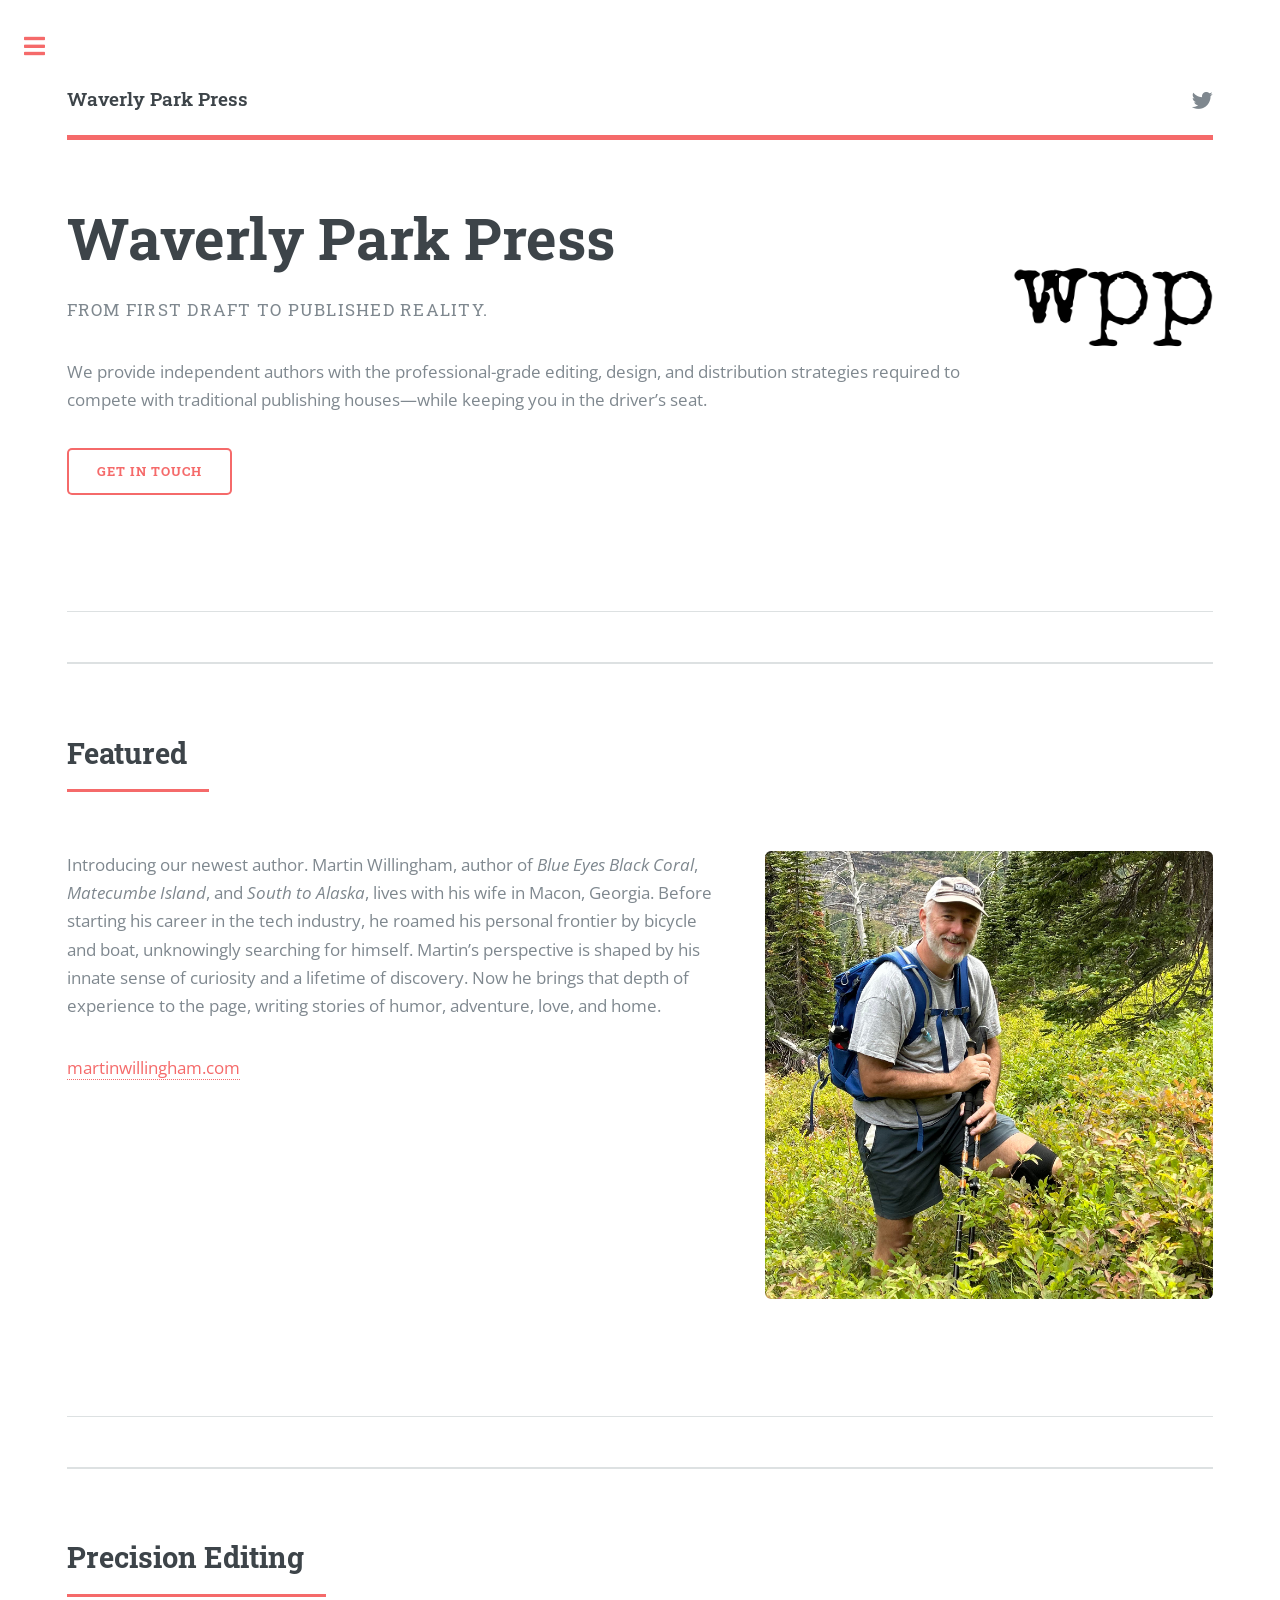
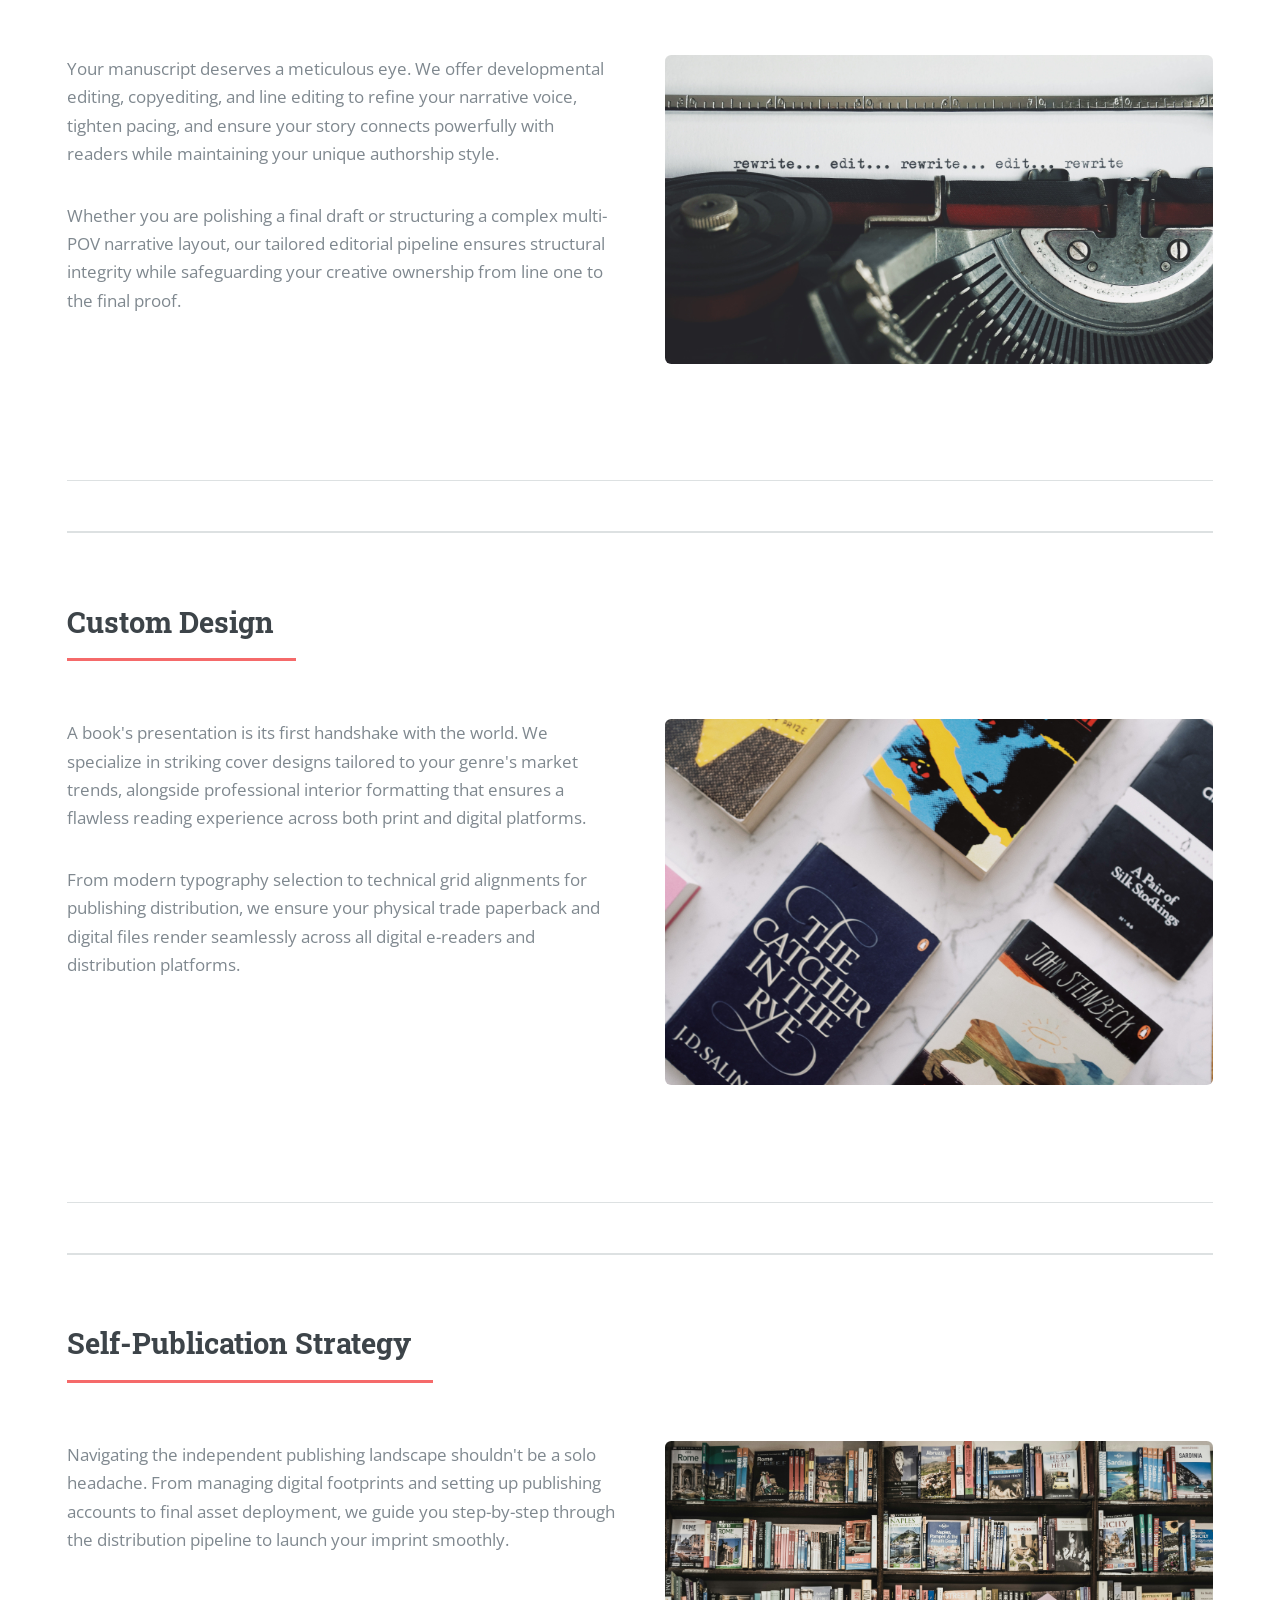
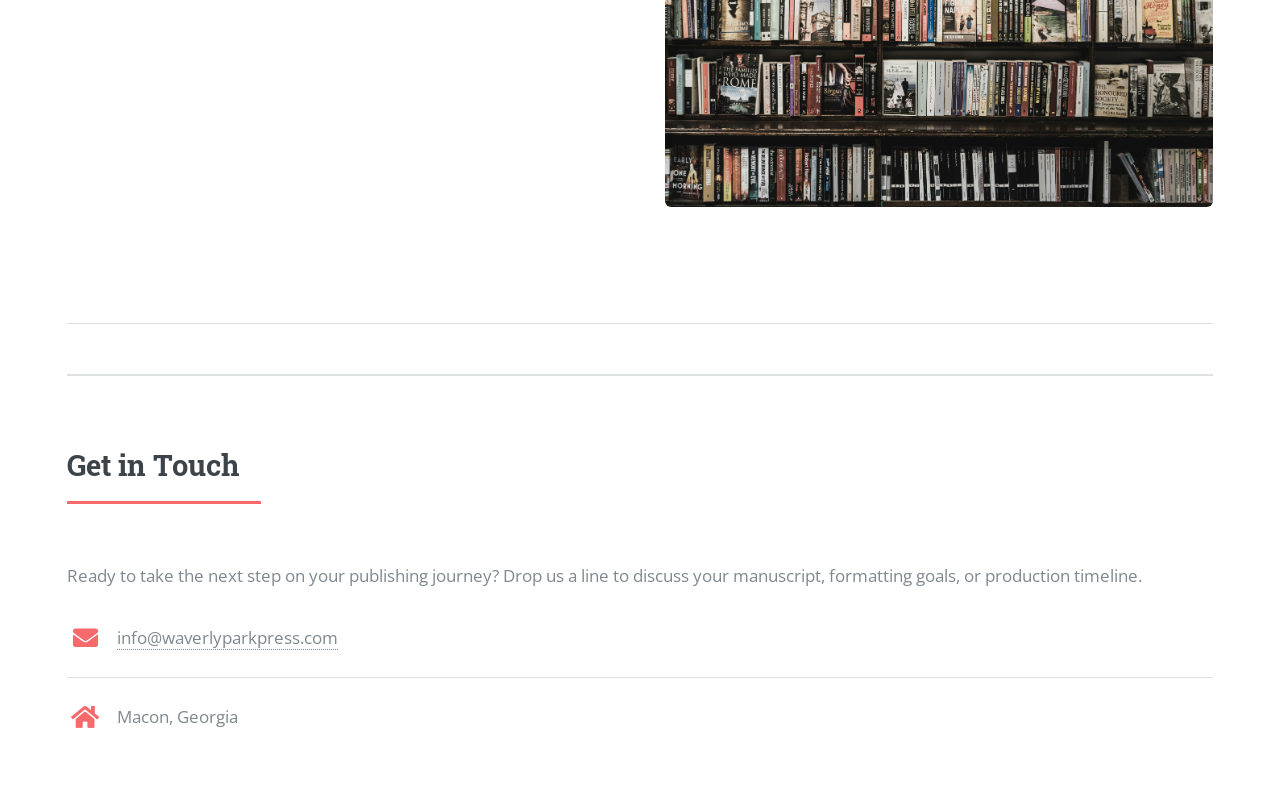
<file: index.html>
<!DOCTYPE HTML>
<!--
	Editorial by HTML5 UP
	html5up.net | @ajlkn
	Free for personal and commercial use under the CCA 3.0 license (html5up.net/license)
-->
<html>
	<head>
		<link rel="canonical" href="https://waverlyparkpress.com/" />
		<title>Waverly Park Press</title>
		<meta charset="utf-8" />
		<meta name="viewport" content="width=device-width, initial-scale=1, user-scalable=no" />

		<!-- Google tag (gtag.js) -->
		<script async src="https://www.googletagmanager.com/gtag/js?id=G-F7YLL1W7S6"></script>
		<script>
			window.dataLayer = window.dataLayer || [];
			function gtag(){dataLayer.push(arguments);}
			gtag('js', new Date());
			gtag('config', 'G-F7YLL1W7S6');
		</script>
		
		<!-- Favicons -->
		<link rel="shortcut icon" href="favicon.ico" />
		<link rel="apple-touch-icon" sizes="180x180" href="apple-touch-icon.png" />
		<link rel="icon" type="image/png" sizes="32x32" href="favicon-32x32.png" />
		<link rel="icon" type="image/png" sizes="16x16" href="favicon-16x16.png" />
		<link rel="manifest" href="site.webmanifest" />
		<link rel="stylesheet" href="assets/css/main.css" />
	</head>
	<body class="is-preload">

		<!-- Wrapper -->
			<div id="wrapper">

				<!-- MAIN CONTENT AREA -->
					<div id="main">
						<div class="inner">

							<!-- Header -->
								<header id="header">
									<a href="/" class="logo"><strong>Waverly Park Press</strong></a>
									<ul class="icons">
										<li><a href="https://twitter.com/waverlypress" target="_blank" class="icon brands fa-twitter"><span class="label">Twitter</span></a></li>
										<!-- <li><a href="https://facebook.com/YourPage" target="_blank" class="icon brands fa-facebook-f"><span class="label">Facebook</span></a></li>
										<li><a href="https://instagram.com/YourProfile" target="_blank" class="icon brands fa-instagram"><span class="label">Instagram</span></a></li>
									-->
									</ul>
								</header>

							<!-- Banner (Home Section) -->
								<section id="banner">
									<div class="content">
										<header>
											<h1>Waverly Park Press</h1>
											<p>From first draft to published reality.</p>
										</header>
										<p>We provide independent authors with the professional-grade editing, design, and distribution strategies required to compete with traditional publishing houses—while keeping you in the driver’s seat.</p>
										<ul class="actions">
											<li><a href="#contact" class="button big">Get in Touch</a></li>
										</ul>
									</div>
									<span class="image banner-logo">
										<img src="android-chrome-512x512.png" alt="Waverly Park Press Logo" />
									</span>
								</section>

							<hr class="major" />

							<!-- FEATURED AUTHOR SECTION -->
								<section id="featured" class="main-section">
									<header class="major">
										<h2>Featured</h2>
									</header>
									<div class="row gtr-200">
										<div class="col-7 col-12-medium">
											<p>Introducing our newest author. Martin Willingham, author of <em>Blue Eyes Black Coral</em>, <em>Matecumbe Island</em>, and <em>South to Alaska</em>, lives with his wife in Macon, Georgia. Before starting his career in the tech industry, he roamed his personal frontier by bicycle and boat, unknowingly searching for himself. Martin&rsquo;s perspective is shaped by his innate sense of curiosity and a lifetime of discovery. Now he brings that depth of experience to the page, writing stories of humor, adventure, love, and home.</p>
											<p><a href="https://martinwillingham.com/?utm_source=waverlyparkpress.com&utm_medium=referral&utm_campaign=publisher_site" target="_blank" rel="noopener">martinwillingham.com</a></p>
										</div>
										<div class="col-5 col-12-medium">
											<span class="image fit"><img src="images/mmw_solo.jpg" alt="Martin Willingham" /></span>
										</div>
										<!--<div class="col-6 col-12-medium">
											<span class="image fit"><img src="images/mmw_myfamily.jpg" alt="Martin Willingham and family" /></span>
										</div>-->
									</div>
								</section>

							<hr class="major" />

							<!-- 2. EDITING SECTION -->
								<section id="editing" class="main-section">
									<header class="major">
										<h2>Precision Editing</h2>
									</header>
									<div class="row gtr-200">
										<div class="col-6 col-12-medium">
											<p>Your manuscript deserves a meticulous eye. We offer developmental editing, copyediting, and line editing to refine your narrative voice, tighten pacing, and ensure your story connects powerfully with readers while maintaining your unique authorship style.</p>
											<p>Whether you are polishing a final draft or structuring a complex multi-POV narrative layout, our tailored editorial pipeline ensures structural integrity while safeguarding your creative ownership from line one to the final proof.</p>
										</div>
										<div class="col-6 col-12-medium">
											<span class="image fit"><img src="images/editing-preview.jpg" alt="Manuscript Editing" /></span>
										</div>
									</div>
								</section>

							<hr class="major" />

							<!-- 3. DESIGN SECTION -->
								<section id="design" class="main-section">
									<header class="major">
										<h2>Custom Design</h2>
									</header>
									<div class="row gtr-200">
										<div class="col-6 col-12-medium">
											<p>A book's presentation is its first handshake with the world. We specialize in striking cover designs tailored to your genre's market trends, alongside professional interior formatting that ensures a flawless reading experience across both print and digital platforms.</p>
											<p>From modern typography selection to technical grid alignments for publishing distribution, we ensure your physical trade paperback and digital files render seamlessly across all digital e-readers and distribution platforms.</p>
										</div>
										<div class="col-6 col-12-medium">
											<span class="image fit"><img src="images/design-preview.jpg" alt="Book Cover and Interior Layouts" /></span>
										</div>
									</div>
								</section>

							<hr class="major" />

							<!-- 4. PUBLICATION SECTION -->
								<section id="publication" class="main-section">
									<header class="major">
										<h2>Self-Publication Strategy</h2>
									</header>
									<div class="row gtr-200">
										<div class="col-6 col-12-medium">
											<p>Navigating the independent publishing landscape shouldn't be a solo headache. From managing digital footprints and setting up publishing accounts to final asset deployment, we guide you step-by-step through the distribution pipeline to launch your imprint smoothly.</p>
										</div>
										<div class="col-6 col-12-medium">
											<span class="image fit"><img src="images/publishing-preview.jpg" alt="Global Book Distribution" /></span>
										</div>
									</div>
								</section>

							<hr class="major" />

							<!-- 5. CONTACT SECTION -->
								<section id="contact" class="main-section">
									<header class="major">
										<h2>Get in Touch</h2>
									</header>
									<p>Ready to take the next step on your publishing journey? Drop us a line to discuss your manuscript, formatting goals, or production timeline.</p>
									<ul class="contact">
										<li class="icon solid fa-envelope"><a href="mailto:info@waverlyparkpress.com">info@waverlyparkpress.com</a></li>
										<li class="icon solid fa-home">Macon, Georgia</li>
									</ul>
								</section>

						</div>
					</div>

				<!-- THE SIDEBAR PANEL AREA -->
					<div id="sidebar">
						<div class="inner">

							<!-- Search Bar -->
							<section id="search" class="alt">
								<form id="local-search-form" action="#" onsubmit="runLocalSearch(); return false;">
									<input type="text" id="local-query" placeholder="Search this site..." oninput="runLocalSearch()" />
								</form>
								<div id="search-results-box" style="display:none; margin-top: 15px; background: rgba(0,0,0,0.05); padding: 12px; border-radius: 4px; border-left: 3px solid #f56a6a;"></div>
							</section>

							<!-- Navigation Menu Links -->
								<nav id="menu">
									<header class="major">
										<h2>Menu</h2>
									</header>
									<ul>
										<li><a href="#banner">Home</a></li>
										<li><a href="#featured">Featured</a></li>
										<li><a href="#editing">Precision Editing</a></li>
										<li><a href="#design">Custom Design</a></li>
										<li><a href="#publication">Self-Publication</a></li>
										<li><a href="author-website.html">Author Website Creation</a></li>
										<li><a href="#contact">Contact</a></li>
									</ul>
								</nav>

							<!-- Footer Block (Kept cleanly at the bottom of the sidebar) -->
								<footer id="footer">
									<p class="copyright">&copy; Waverly Park Press. All rights reserved.<br />Design: <a href="https://html5up.net">HTML5 UP</a>.</p>
								</footer>

						</div>
					</div>

			</div>

		<!-- Template Framework Scripts -->
			<script src="assets/js/jquery.min.js"></script>
			<script src="assets/js/browser.min.js"></script>
			<script src="assets/js/breakpoints.min.js"></script>
			<script src="assets/js/util.js"></script>
			<script src="assets/js/main.js"></script>

		<!-- Local Content Search Engine -->
		<script>
		function runLocalSearch() {
			var query = document.getElementById('local-query').value.toLowerCase().trim();
			var resultsBox = document.getElementById('search-results-box');

			// Hide results if query is too short or empty
			if (query.length < 2) {
				resultsBox.style.display = 'none';
				resultsBox.innerHTML = '';
				return;
			}
			
			var matches = [];
			
			// Dynamically scan every active <section> on the page
			$('section.main-section, #main section').each(function() {
				var section = $(this);
				var sectionId = section.attr('id');
				
				// Skip sections that don't have an ID set
				if (!sectionId) return;
				
				// Grab the clean heading text for the display link
				var sectionTitle = section.find('h2, h1').first().text().trim();
				if (!sectionTitle) sectionTitle = sectionId.charAt(0).toUpperCase() + sectionId.slice(1);
				
				// Grab all readable text inside this specific section
				var sectionText = section.text().toLowerCase();
				
				// If the typed keyword matches anything in this section, save it
				if (sectionText.indexOf(query) !== -1) {
					matches.push({
						title: sectionTitle,
						id: sectionId
					});
				}
			});
			
			// Display results inside the sidebar drawer
			if (matches.length > 0) {
				resultsBox.style.display = 'block';
				var htmlOutput = '<h4 style="margin: 0 0 8px 0; font-size: 0.75em; text-transform: uppercase; letter-spacing: 0.1em; color: #777;">Matches Found:</h4><ul style="list-style: none; padding: 0; margin: 0;">';
				
				for (var j = 0; j < matches.length; j++) {
					htmlOutput += '<li style="margin-bottom: 6px; padding: 0; line-height: 1.3;"><a href="#' + matches[j].id + '" style="font-size: 0.9em; font-weight: 600; border: none; display: block; color: #f56a6a !important;" onclick="document.getElementById(\'search-results-box\').style.display=\'none\'; document.getElementById(\'local-query\').value=\'\';">' + matches[j].title + '</a></li>';
				}
				
				htmlOutput += '</ul>';
				resultsBox.innerHTML = htmlOutput;
			} else {
				resultsBox.style.display = 'block';
				resultsBox.innerHTML = '<span style="font-size: 0.85em; color: #999; font-style: italic;">No matches found.</span>';
			}
		}
		</script>
		</body>
</html>
</file>
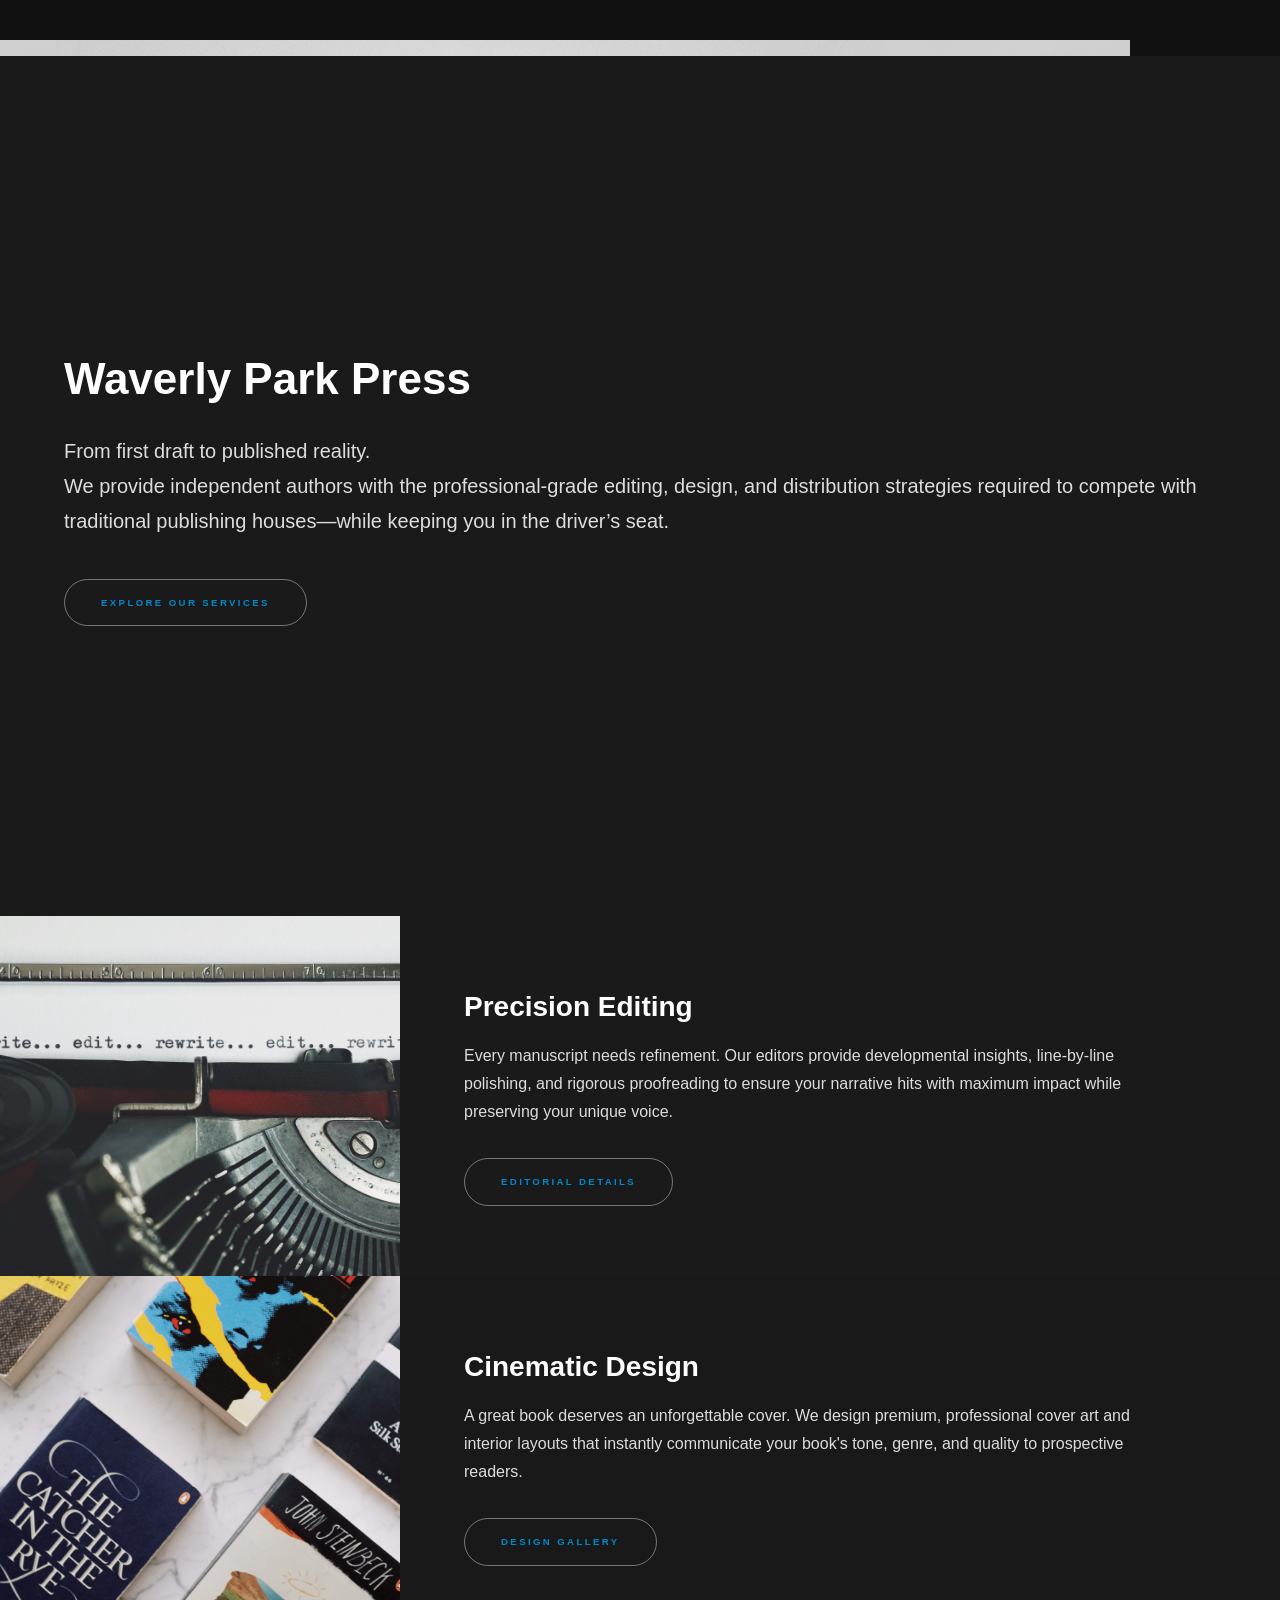
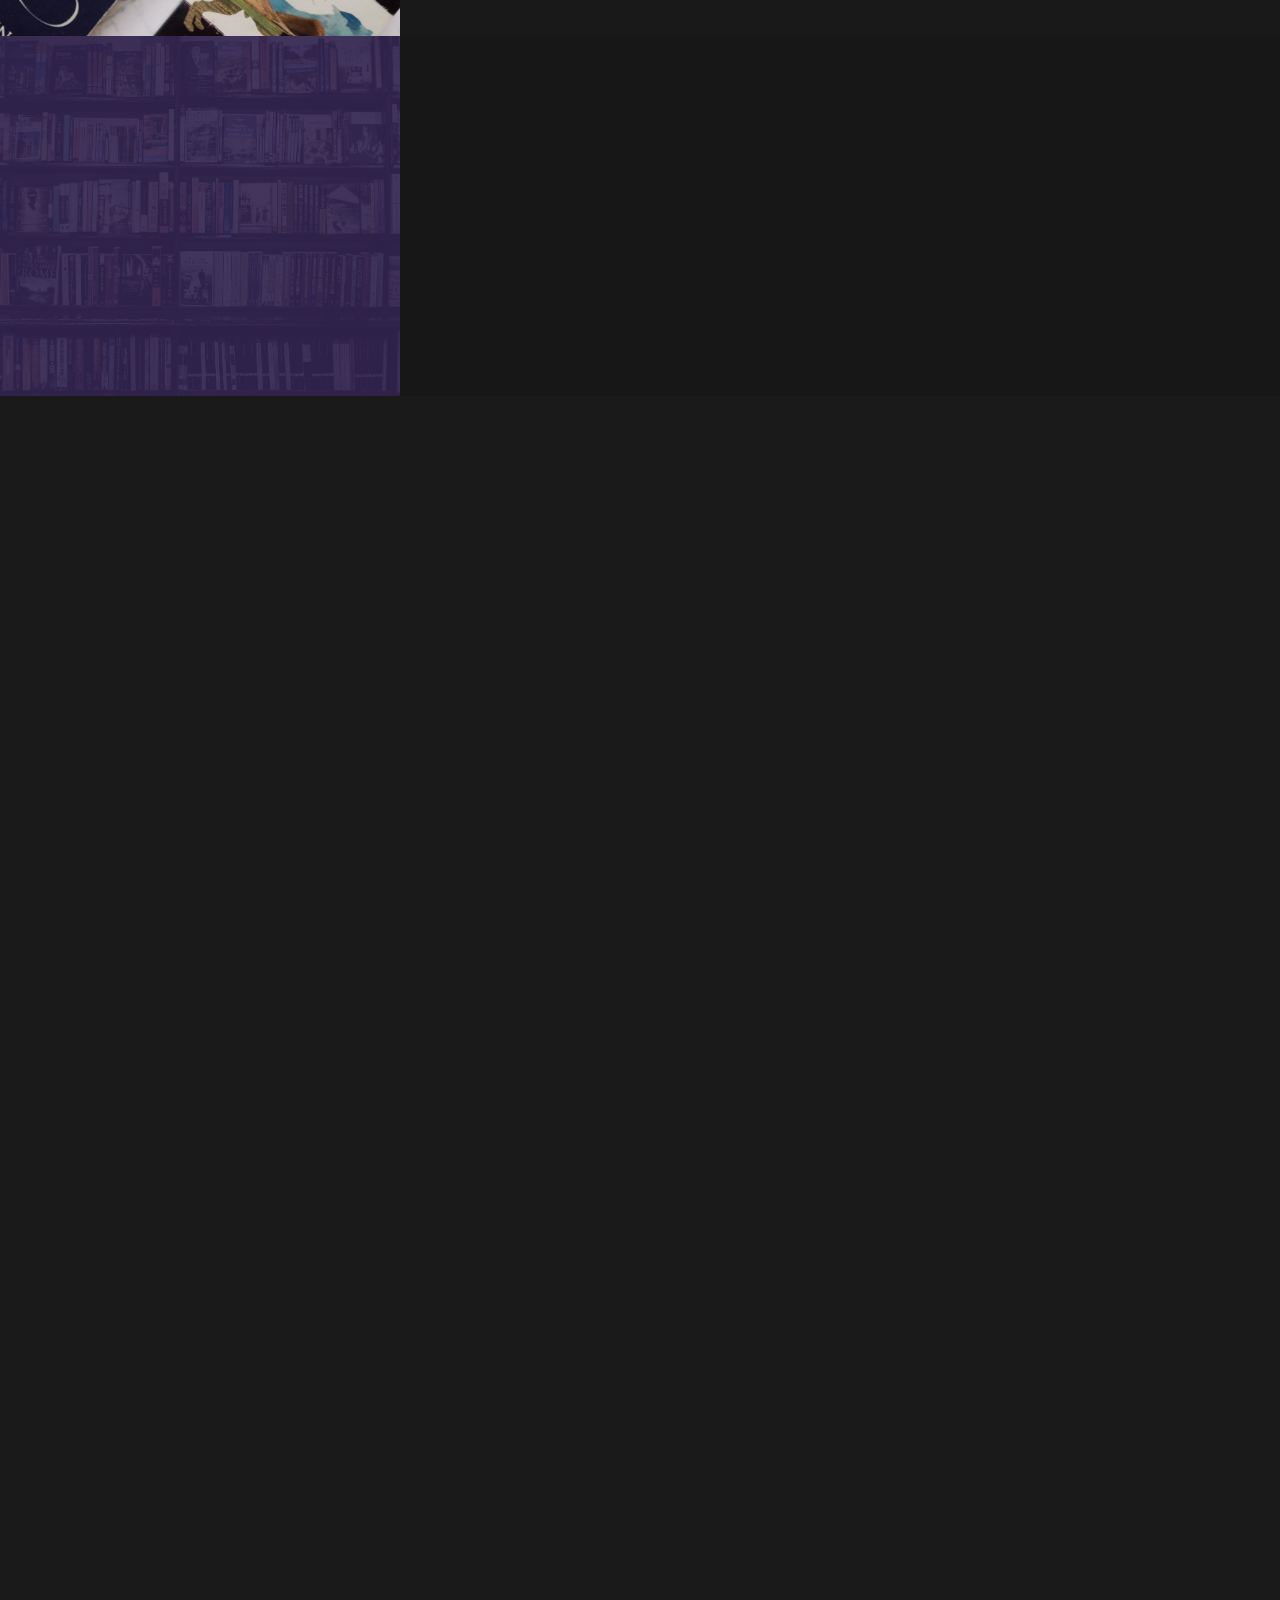
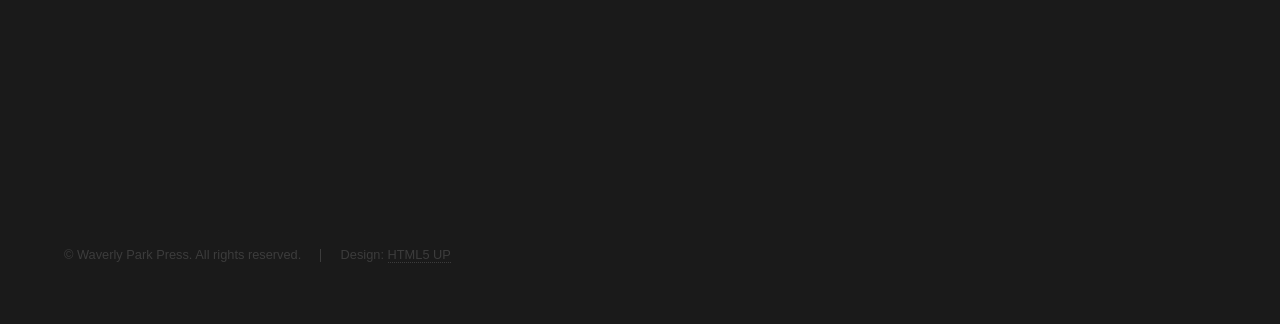
<file: old/index.html>
<!DOCTYPE HTML>
<!--
    Hyperspace by HTML5 UP
    html5up.net | @ajlkn
    Free for personal and commercial use under the CCA 3.0 license (html5up.net/license)
-->
<html>
    <head>
        <title>Waverly Park Press</title>
        <meta charset="utf-8" />
        <meta name="viewport" content="width=device-width, initial-scale=1, user-scalable=no" />
		<link rel="icon" type="image/png" href="images/favicon.png" />
        <link rel="stylesheet" href="assets/css/main.css" />
		<link rel="stylesheet" href="assets/css/custom-theme.css" />
        <noscript><link rel="stylesheet" href="assets/css/noscript.css" /></noscript>
    </head>
    <body class="is-preload">

        <!-- Sidebar -->
            <section id="sidebar">
                <div class="inner">
					<div class="sidebar-brand-wrapper">
  					<img src="images/logo-2022.png" alt="Waverly Park Press Logo" class="sidebar-logo" />
					</div>
                    <nav>
                        <ul>
                            <li><a href="#intro">Welcome</a></li>
                            <li><a href="#one">Precision Editing</a></li>
                            <li><a href="#two">The Author-First Model</a></li>
                            <li><a href="#three">Get in touch</a></li>
                        </ul>
                    </nav>
                </div>
            </section>

        <!-- Wrapper -->
            <div id="wrapper">

                <!-- Intro -->
                    <section id="intro" class="wrapper style1 fullscreen fade-up">
                        <div class="inner">
                            <h1>Waverly Park Press</h1>
                            <p>From first draft to published reality.<br />
                            We provide independent authors with the professional-grade editing, design, and distribution strategies required to compete with traditional publishing houses—while keeping you in the driver’s seat.</p>
                            <ul class="actions">
                                <li><a href="#one" class="button scrolly">Explore Our Services</a></li>
                            </ul>
                        </div>
                    </section>

                <!-- One -->
                    <section id="one" class="wrapper style2 spotlights">
                        <section>
                            <a href="#" class="image"><img src="images/pexels-suzyhazelwood-3631711.jpg" alt="Editorial Services" data-position="center center" /></a>
                            <div class="content">
                                <div class="inner">
                                    <h2>Precision Editing</h2>
                                    <p>Every manuscript needs refinement. Our editors provide developmental insights, line-by-line polishing, and rigorous proofreading to ensure your narrative hits with maximum impact while preserving your unique voice.</p>
                                    <ul class="actions">
                                        <li><a href="generic.html" class="button">Editorial Details</a></li>
                                    </ul>
                                </div>
                            </div>
                        </section>
                        <section>
                            <a href="#" class="image"><img src="images/pexels-readymade-3847646.jpg" alt="Cover Design" data-position="top center" /></a>
                            <div class="content">
                                <div class="inner">
                                    <h2>Cinematic Design</h2>
                                    <p>A great book deserves an unforgettable cover. We design premium, professional cover art and interior layouts that instantly communicate your book's tone, genre, and quality to prospective readers.</p>
                                    <ul class="actions">
                                        <li><a href="generic.html" class="button">Design Gallery</a></li>
                                    </ul>
                                </div>
                            </div>
                        </section>
                        <section>
                            <a href="#" class="image"><img src="images/ugur-akdemir-XT-o5O458as-unsplash.jpg" alt="Platform Deployment" data-position="25% 25%" /></a>
                            <div class="content">
                                <div class="inner">
                                    <h2>Platform Deployment</h2>
                                    <p>Don't let formatting bottlenecks or metadata configurations stall your launch. We optimize your distribution files, format for print and digital specs, and seamlessly manage your listings across Amazon KDP, Barnes & Noble, and beyond.</p>
                                    <ul class="actions">
                                        <li><a href="generic.html" class="button">Launch Strategies</a></li>
                                    </ul>
                                </div>
                            </div>
                        </section>
                    </section>

                <!-- Two -->
                    <section id="two" class="wrapper style3 fade-up">
                        <div class="inner">
                            <h2>The Author-First Model</h2>
                            <p>We believe independent publishing shouldn't mean publishing alone. We act as your production guide and expert support system, offering the polish of a traditional press with the absolute freedom of the indie route.</p>
                            <div class="features">
                                <section>
                                    <span class="icon solid major fa-edit"></span>
                                    <h3>Tailored Editorial</h3>
                                    <p>From comprehensive structural overviews to final typos, your book gets dedicated eye-lines focused on pacing, tone, and clarity.</p>
                                </section>
                                <section>
                                    <span class="icon solid major fa-bookmark"></span>
                                    <h3>Market Readiness</h3>
                                    <p>We align your cover design, keywords, and book description with current market expectations so you stand out in your genre.</p>
                                </section>
                                <section>
                                    <span class="icon solid major fa-key"></span>
                                    <h3>100% Rights Ownership</h3>
                                    <p>We don't take your intellectual property, and we don't take a cut of your royalties. Your book, your rights, your profits.</p>
                                </section>
                                <section>
                                    <span class="icon solid major fa-cloud-upload-alt"></span>
                                    <h3>Technical Liberation</h3>
                                    <p>Forget battling file errors or retail upload portals. We manage the technical heavy lifting so you can focus on writing your next project.</p>
                                </section>
                            </div>
                        </div>
                    </section>

                <!-- Three -->
                    <section id="three" class="wrapper style1 fade-up">
                        <div class="inner">
                            <h2>Ready to Launch Your Next Chapter?</h2>
                            <p>Whether you have a completed manuscript ready for print or a rough draft that needs a structural edit, let’s talk about how to bring your book to market. Drop us a line below with your project details, and let’s build your publishing roadmap.</p>

                            <!-- Form and Contact Details Box -->
                            <div class="split style1">
                                <section>
                                    <form method="POST" action="https://formspree.io/f/xpqebdpg">
                                        <div class="fields">
                                            <div class="field half">
                                                <label for="name">Name</label>
                                                <input type="text" name="name" id="name" />
                                            </div>
                                            <div class="field half">
                                                <label for="email">Email</label>
                                                <input type="text" name="email" id="email" />
                                            </div>
                                            <div class="field">
                                                <label for="message">Message</label>
                                                <textarea name="message" id="message" rows="5"></textarea>
                                            </div>
                                        </div>
                                        <ul class="actions">
                                            <li><input type="submit" value="Send Message" class="primary" /></li>
                                        </ul>
                                    </form>
                                </section>
                                <section>
                                    <ul class="contact">
                                        <li>
                                            <h3>Email</h3>
                                            <a href="mailto:info@waverlyparkpress.com">info@waverlyparkpress.com</a>
                                        </li>
                                        <li>
                                            <h3>Social</h3>
                                            <ul class="icons">
                                                <li><a href="#" class="icon brands fa-github"><span class="label">GitHub</span></a></li>
                                            </ul>
                                        </li>
                                    </ul>
                                </section>
                            </div>

                        </div>
                    </section>

            </div> <!-- /#wrapper -->

        <!-- Footer -->
            <footer id="footer" class="wrapper style1-alt">
                <div class="inner">
                    <ul class="menu">
                        <li>&copy; Waverly Park Press. All rights reserved.</li><li>Design: <a href="http://html5up.net">HTML5 UP</a></li>
                    </ul>
                </div>
            </footer>

        <!-- Scripts -->
            <script src="assets/js/jquery.min.js"></script>
            <script src="assets/js/jquery.scrollex.min.js"></script>
            <script src="assets/js/jquery.scrolly.min.js"></script>
            <script src="assets/js/browser.min.js"></script>
            <script src="assets/js/breakpoints.min.js"></script>
            <script src="assets/js/util.js"></script>
            <script src="assets/js/main.js"></script>

    </body>
</html>
</file>
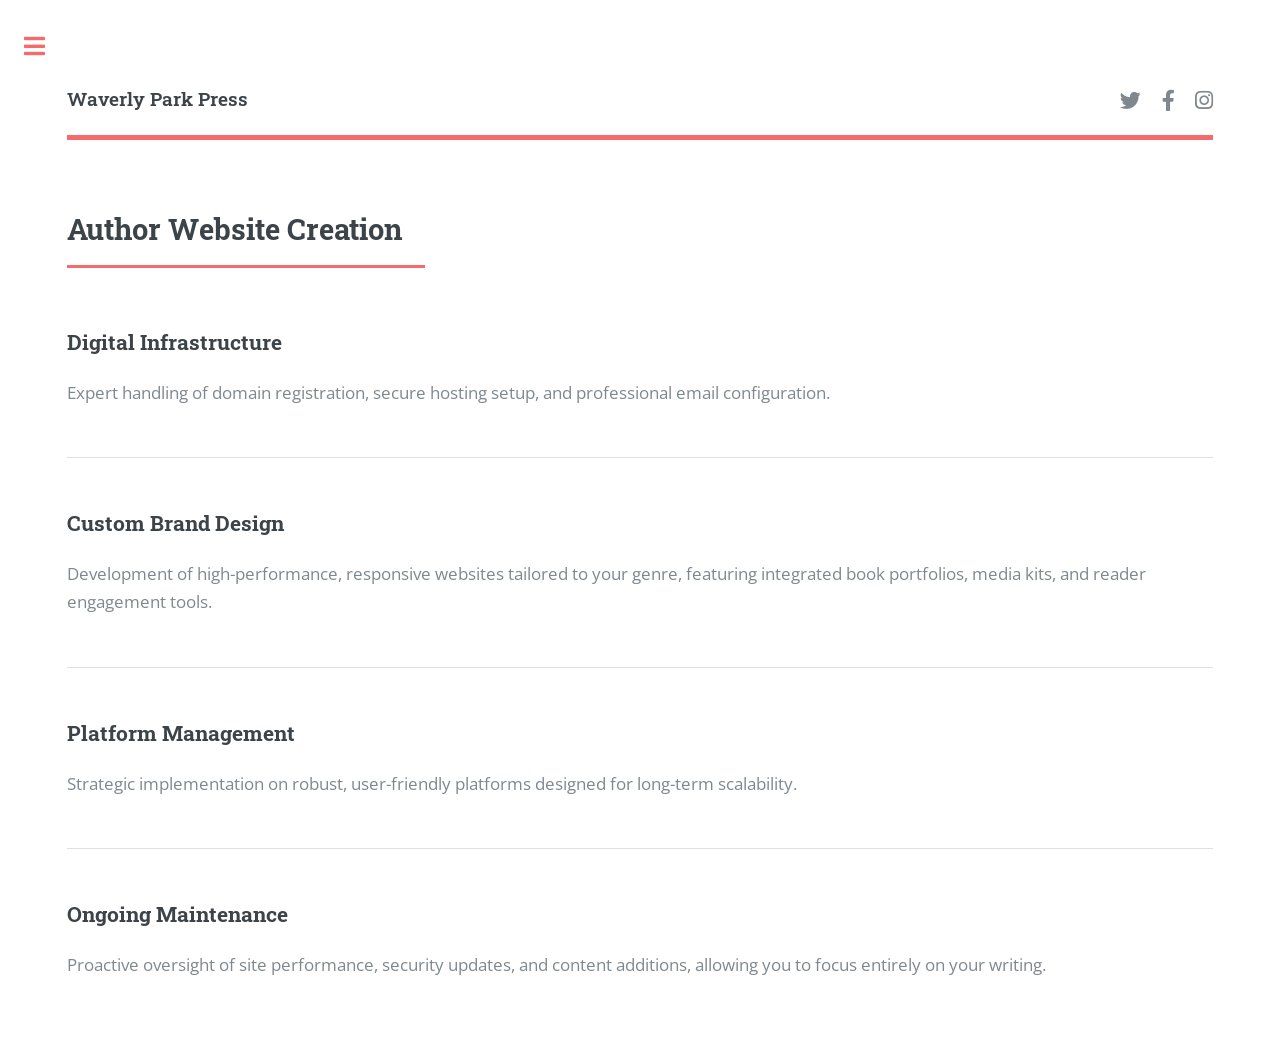
<file: author-website.html>
<!DOCTYPE HTML>
<!--
	Editorial by HTML5 UP
	html5up.net | @ajlkn
	Free for personal and commercial use under the CCA 3.0 license (html5up.net/license)
-->
<html>
	<head>
        <title>Author Website Creation - Waverly Park Press</title>
        <meta charset="utf-8" />
        <meta name="viewport" content="width=device-width, initial-scale=1, user-scalable=no" />

        <!-- Google tag (gtag.js) -->
        <script async src="https://www.googletagmanager.com/gtag/js?id=G-F7YLL1W7S6"></script>
        <script>
            window.dataLayer = window.dataLayer || [];
            function gtag(){dataLayer.push(arguments);}
            gtag('js', new Date());
            gtag('config', 'G-F7YLL1W7S6');
        </script>
        <!-- Favicons -->
        <link rel="shortcut icon" href="favicon.ico" />
        <link rel="apple-touch-icon" sizes="180x180" href="apple-touch-icon.png" />
        <link rel="icon" type="image/png" sizes="32x32" href="favicon-32x32.png" />
        <link rel="icon" type="image/png" sizes="16x16" href="favicon-16x16.png" />
        <link rel="manifest" href="site.webmanifest" />

        <!-- Main Stylesheet -->
        <link rel="stylesheet" href="assets/css/main.css" />
    </head>
	<body class="is-preload">

		<!-- Wrapper -->
			<div id="wrapper">

				<!-- MAIN CONTENT AREA -->
					<div id="main">
						<div class="inner">

							<!-- Header -->
								<header id="header">
									<a href="index.html" class="logo"><strong>Waverly Park Press</strong></a>
									<ul class="icons">
										<li><a href="https://twitter.com/waverlypress" target="_blank" class="icon brands fa-twitter"><span class="label">Twitter</span></a></li>
										<li><a href="https://facebook.com/YourPage" target="_blank" class="icon brands fa-facebook-f"><span class="label">Facebook</span></a></li>
										<li><a href="https://instagram.com/YourProfile" target="_blank" class="icon brands fa-instagram"><span class="label">Instagram</span></a></li>
									</ul>
								</header>

							<!-- Author Website Creation -->
								<section id="author-website" class="main-section">
									<header class="major">
										<h2>Author Website Creation</h2>
									</header>

									<h3>Digital Infrastructure</h3>
									<p>Expert handling of domain registration, secure hosting setup, and professional email configuration.</p>

									<hr class="major" />

									<h3>Custom Brand Design</h3>
									<p>Development of high-performance, responsive websites tailored to your genre, featuring integrated book portfolios, media kits, and reader engagement tools.</p>

									<hr class="major" />

									<h3>Platform Management</h3>
									<p>Strategic implementation on robust, user-friendly platforms designed for long-term scalability.</p>

									<hr class="major" />

									<h3>Ongoing Maintenance</h3>
									<p>Proactive oversight of site performance, security updates, and content additions, allowing you to focus entirely on your writing.</p>
								</section>

						</div>
					</div>

				<!-- THE SIDEBAR PANEL AREA -->
					<div id="sidebar">
						<div class="inner">

							<!-- Search Bar -->
							<section id="search" class="alt">
								<form id="local-search-form" action="#" onsubmit="runLocalSearch(); return false;">
									<input type="text" id="local-query" placeholder="Search this site..." oninput="runLocalSearch()" />
								</form>
								<div id="search-results-box" style="display:none; margin-top: 15px; background: rgba(0,0,0,0.05); padding: 12px; border-radius: 4px; border-left: 3px solid #f56a6a;"></div>
							</section>

							<!-- Navigation Menu Links -->
								<nav id="menu">
									<header class="major">
										<h2>Menu</h2>
									</header>
									<ul>
										<li><a href="index.html#banner">Home</a></li>
										<li><a href="index.html#featured">Featured</a></li>
										<li><a href="index.html#editing">Precision Editing</a></li>
										<li><a href="index.html#design">Custom Design</a></li>
										<li><a href="index.html#publication">Self-Publication</a></li>
										<li><a href="author-website.html">Author Website Creation</a></li>
										<li><a href="index.html#contact">Contact</a></li>
									</ul>
								</nav>

							<!-- Footer Block -->
								<footer id="footer">
									<p class="copyright">&copy; Waverly Park Press. All rights reserved.<br />Design: <a href="https://html5up.net">HTML5 UP</a>.</p>
								</footer>

						</div>
					</div>

			</div>

		<!-- Template Framework Scripts -->
			<script src="assets/js/jquery.min.js"></script>
			<script src="assets/js/browser.min.js"></script>
			<script src="assets/js/breakpoints.min.js"></script>
			<script src="assets/js/util.js"></script>
			<script src="assets/js/main.js"></script>

		<!-- Local Content Search Engine -->
		<script>
		function runLocalSearch() {
			var query = document.getElementById('local-query').value.toLowerCase().trim();
			var resultsBox = document.getElementById('search-results-box');

			if (query.length < 2) {
				resultsBox.style.display = 'none';
				resultsBox.innerHTML = '';
				return;
			}

			var matches = [];

			$('section.main-section, #main section').each(function() {
				var section = $(this);
				var sectionId = section.attr('id');

				if (!sectionId) return;

				var sectionTitle = section.find('h2, h1').first().text().trim();
				if (!sectionTitle) sectionTitle = sectionId.charAt(0).toUpperCase() + sectionId.slice(1);

				var sectionText = section.text().toLowerCase();

				if (sectionText.indexOf(query) !== -1) {
					matches.push({
						title: sectionTitle,
						id: sectionId
					});
				}
			});

			if (matches.length > 0) {
				resultsBox.style.display = 'block';
				var htmlOutput = '<h4 style="margin: 0 0 8px 0; font-size: 0.75em; text-transform: uppercase; letter-spacing: 0.1em; color: #777;">Matches Found:</h4><ul style="list-style: none; padding: 0; margin: 0;">';

				for (var j = 0; j < matches.length; j++) {
					htmlOutput += '<li style="margin-bottom: 6px; padding: 0; line-height: 1.3;"><a href="#' + matches[j].id + '" style="font-size: 0.9em; font-weight: 600; border: none; display: block; color: #f56a6a !important;" onclick="document.getElementById(\'search-results-box\').style.display=\'none\'; document.getElementById(\'local-query\').value=\'\';">' + matches[j].title + '</a></li>';
				}

				htmlOutput += '</ul>';
				resultsBox.innerHTML = htmlOutput;
			} else {
				resultsBox.style.display = 'block';
				resultsBox.innerHTML = '<span style="font-size: 0.85em; color: #999; font-style: italic;">No matches found.</span>';
			}
		}
		</script>
		</body>
</html>
</file>
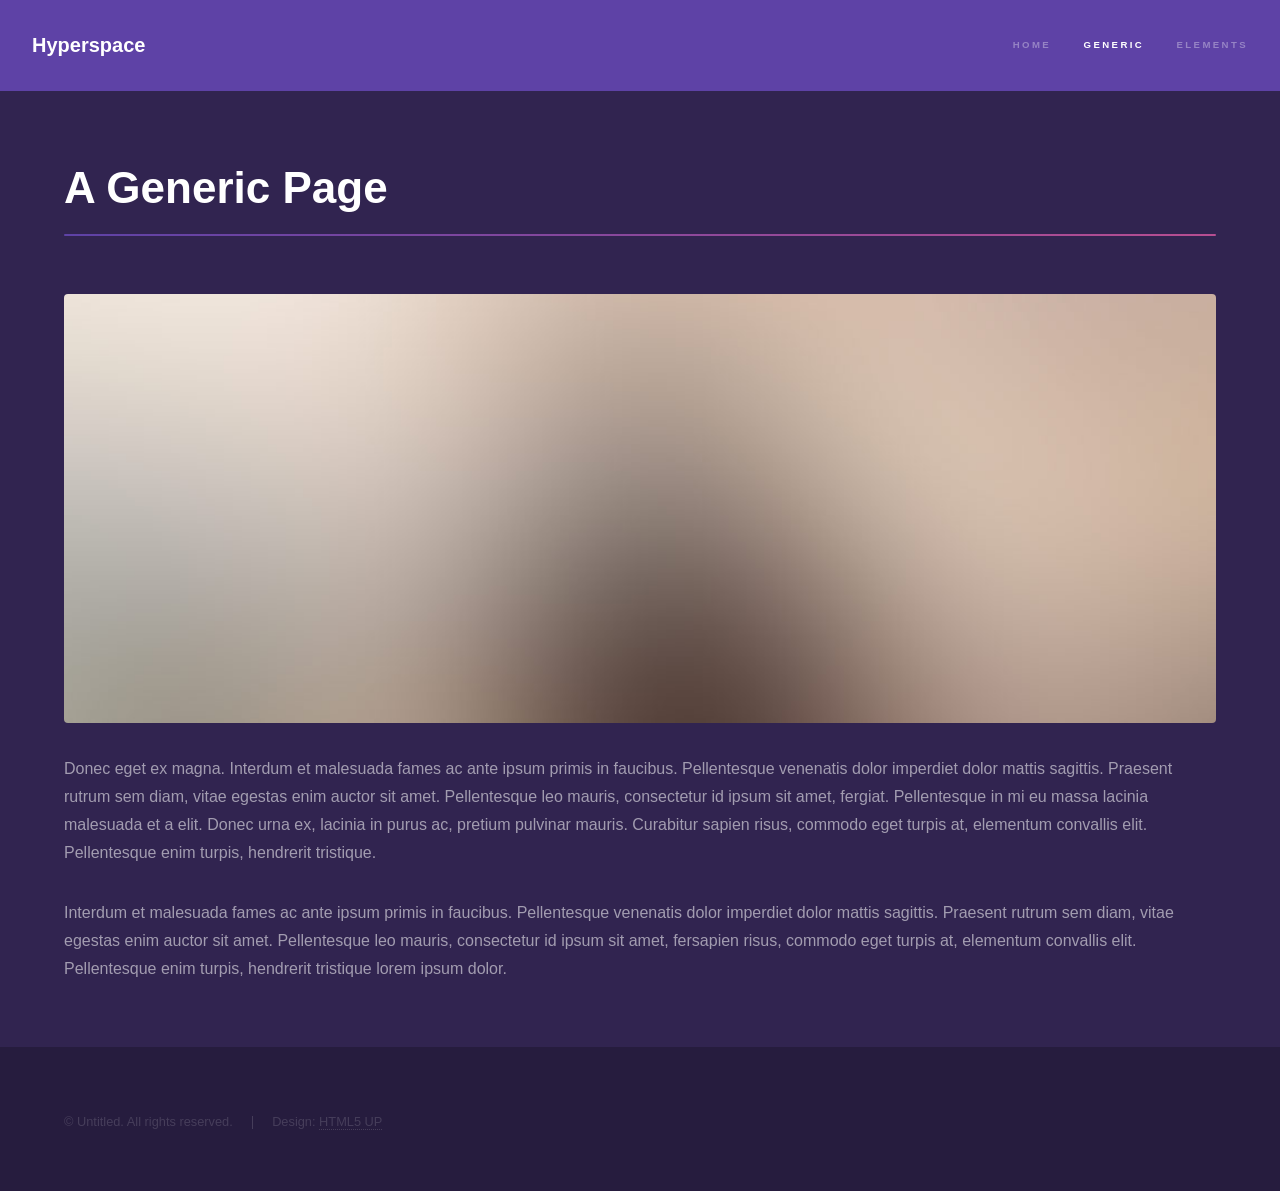
<file: old/generic.html>
<!DOCTYPE HTML>
<!--
	Hyperspace by HTML5 UP
	html5up.net | @ajlkn
	Free for personal and commercial use under the CCA 3.0 license (html5up.net/license)
-->
<html>
	<head>
		<title>Generic - Hyperspace by HTML5 UP</title>
		<meta charset="utf-8" />
		<meta name="viewport" content="width=device-width, initial-scale=1, user-scalable=no" />
		<link rel="icon" type="image/png" href="images/favicon.png" />
		<link rel="stylesheet" href="assets/css/main.css" />
		<noscript><link rel="stylesheet" href="assets/css/noscript.css" /></noscript>
	</head>
	<body class="is-preload">

		<!-- Header -->
			<header id="header">
				<a href="index.html" class="title">Hyperspace</a>
				<nav>
					<ul>
						<li><a href="index.html">Home</a></li>
						<li><a href="generic.html" class="active">Generic</a></li>
						<li><a href="elements.html">Elements</a></li>
					</ul>
				</nav>
			</header>

		<!-- Wrapper -->
			<div id="wrapper">

				<!-- Main -->
					<section id="main" class="wrapper">
						<div class="inner">
							<h1 class="major">A Generic Page</h1>
							<span class="image fit"><img src="images/pic04.jpg" alt="" /></span>
							<p>Donec eget ex magna. Interdum et malesuada fames ac ante ipsum primis in faucibus. Pellentesque venenatis dolor imperdiet dolor mattis sagittis. Praesent rutrum sem diam, vitae egestas enim auctor sit amet. Pellentesque leo mauris, consectetur id ipsum sit amet, fergiat. Pellentesque in mi eu massa lacinia malesuada et a elit. Donec urna ex, lacinia in purus ac, pretium pulvinar mauris. Curabitur sapien risus, commodo eget turpis at, elementum convallis elit. Pellentesque enim turpis, hendrerit tristique.</p>
							<p>Interdum et malesuada fames ac ante ipsum primis in faucibus. Pellentesque venenatis dolor imperdiet dolor mattis sagittis. Praesent rutrum sem diam, vitae egestas enim auctor sit amet. Pellentesque leo mauris, consectetur id ipsum sit amet, fersapien risus, commodo eget turpis at, elementum convallis elit. Pellentesque enim turpis, hendrerit tristique lorem ipsum dolor.</p>
						</div>
					</section>

			</div>

		<!-- Footer -->
			<footer id="footer" class="wrapper alt">
				<div class="inner">
					<ul class="menu">
						<li>&copy; Untitled. All rights reserved.</li><li>Design: <a href="http://html5up.net">HTML5 UP</a></li>
					</ul>
				</div>
			</footer>

		<!-- Scripts -->
			<script src="assets/js/jquery.min.js"></script>
			<script src="assets/js/jquery.scrollex.min.js"></script>
			<script src="assets/js/jquery.scrolly.min.js"></script>
			<script src="assets/js/browser.min.js"></script>
			<script src="assets/js/breakpoints.min.js"></script>
			<script src="assets/js/util.js"></script>
			<script src="assets/js/main.js"></script>

	</body>
</html>
</file>
<file: old/assets/css/custom-theme.css>
:root {
    --bg-main: #1a1a1a;       /* Clean charcoal background */
    --bg-sidebar: #111111;    /* Deep dark sidebar */
    --accent-primary: #0088cc;/* Primary brand blue */
}

/* ==========================================================================
   1. Sidebar Structure & Layout Resets (Fixes the Giant Gray Box)
   ========================================================================== */

/* Force the main sidebar container color */
#sidebar {
    background-color: var(--bg-sidebar) !important;
}

/* Reset the inner sidebar container to prevent it from swelling into a gray block */
#sidebar .inner {
    background: transparent !important;
    background-color: transparent !important;
    padding: 2.5em 0 !important; /* Restores the intended native layout padding */
    height: auto !important;
}

/* Clear the double scrollbar line down the center */
html, body {
    background-color: var(--bg-main);
    overflow-x: hidden;
}

/* ==========================================================================
   2. Main Content & Footer Fixes (Fixes the Purple Bleed)
   ========================================================================== */

/* Target the wrapper elements strictly without breaking layout dimensions */
#wrapper,
.wrapper,
#wrapper > section,
#footer {
    background-color: var(--bg-main) !important;
    background-image: none !important; /* Kills any background gradient bleeds */
}

/* ==========================================================================
   3. Typography, Links, & Borders
   ========================================================================== */

/* Clean white headings */
h1, h2, h3, h4, h5, h6, .title {
    color: #ffffff !important;
}

/* Highly legible light-silver body text */
#wrapper p, 
#wrapper span, 
#wrapper li,
#wrapper label,
#footer {
    color: #dddddd !important;
}

/* Brand blue for body links */
#wrapper a {
    color: var(--accent-primary) !important;
}

/* ==========================================================================
   4. Navigation Accent & Active States
   ========================================================================== */

/* Swaps the active menu line from purple to your blue brand color */
#sidebar nav ul li a:before {
    background-image: linear-gradient(to right, var(--accent-primary), transparent) !important;
}

/* Changes the purple underline base to a clean, muted border */
#sidebar nav ul li a {
    border-bottom: solid 1px rgba(255, 255, 255, 0.1) !important;
    color: #ffffff !important;
}

/* Highlights the text color of the currently active section link */
#sidebar nav ul li a.active {
    color: var(--accent-primary) !important;
}

/* ==========================================================================
   5. Interactive Elements
   ========================================================================== */

/* Ghost button adjustments */
.button, 
button, 
input[type="submit"] {
    color: #ffffff !important;
    border-color: rgba(255, 255, 255, 0.4) !important;
    box-shadow: none !important;
}

.button:hover, 
button:hover, 
input[type="submit"]:hover {
    background-color: rgba(255, 255, 255, 0.08) !important;
    border-color: var(--accent-primary) !important;
}

/* Mute background vector geometric lines */
.wrapper:before {
    opacity: 0.12 !important;
}
</file>
<file: old/assets/css/noscript.css>
/*
	Hyperspace by HTML5 UP
	html5up.net | @ajlkn
	Free for personal and commercial use under the CCA 3.0 license (html5up.net/license)
*/

/* Spotlights */

	.spotlights > section > .image:before {
		opacity: 0 !important;
	}

	.spotlights > section > .content > .inner {
		-moz-transform: none !important;
		-webkit-transform: none !important;
		-ms-transform: none !important;
		transform: none !important;
		opacity: 1 !important;
	}

/* Wrapper */

	.wrapper > .inner {
		opacity: 1 !important;
		-moz-transform: none !important;
		-webkit-transform: none !important;
		-ms-transform: none !important;
		transform: none !important;
	}

/* Sidebar */

	#sidebar > .inner {
		opacity: 1 !important;
	}

	#sidebar nav > ul > li {
		-moz-transform: none !important;
		-webkit-transform: none !important;
		-ms-transform: none !important;
		transform: none !important;
		opacity: 1 !important;
	}
</file>
<file: assets/css/main.css>
@import url(fontawesome-all.min.css);
@import url("https://fonts.googleapis.com/css?family=Open+Sans:400,600,400italic,600italic|Roboto+Slab:400,700");
/*
	Editorial by HTML5 UP
	html5up.net | @ajlkn
	Free for personal and commercial use under the CCA 3.0 license (html5up.net/license)
*/
html, body, div, span, applet, object,
iframe, h1, h2, h3, h4, h5, h6, p, blockquote,
pre, a, abbr, acronym, address, big, cite,
code, del, dfn, em, img, ins, kbd, q, s, samp,
small, strike, strong, sub, sup, tt, var, b,
u, i, center, dl, dt, dd, ol, ul, li, fieldset,
form, label, legend, table, caption, tbody,
tfoot, thead, tr, th, td, article, aside,
canvas, details, embed, figure, figcaption,
footer, header, hgroup, menu, nav, output, ruby,
section, summary, time, mark, audio, video {
  margin: 0;
  padding: 0;
  border: 0;
  font-size: 100%;
  font: inherit;
  vertical-align: baseline; }

article, aside, details, figcaption, figure,
footer, header, hgroup, menu, nav, section {
  display: block; }

body {
  line-height: 1; }

ol, ul {
  list-style: none; }

blockquote, q {
  quotes: none; }
  blockquote:before, blockquote:after, q:before, q:after {
    content: '';
    content: none; }

table {
  border-collapse: collapse;
  border-spacing: 0; }

body {
  -webkit-text-size-adjust: none; }

mark {
  background-color: transparent;
  color: inherit; }

input::-moz-focus-inner {
  border: 0;
  padding: 0; }

input, select, textarea {
  -moz-appearance: none;
  -webkit-appearance: none;
  -ms-appearance: none;
  appearance: none; }

/* Basic */
@-ms-viewport {
  width: device-width; }

body {
  -ms-overflow-style: scrollbar; }

@media screen and (max-width: 480px) {
  html, body {
    min-width: 320px; } }

html {
  box-sizing: border-box; }

*, *:before, *:after {
  box-sizing: inherit; }

body {
  background: #ffffff; }
  body.is-preload *, body.is-preload *:before, body.is-preload *:after, body.is-resizing *, body.is-resizing *:before, body.is-resizing *:after {
    -moz-animation: none !important;
    -webkit-animation: none !important;
    -ms-animation: none !important;
    animation: none !important;
    -moz-transition: none !important;
    -webkit-transition: none !important;
    -ms-transition: none !important;
    transition: none !important; }

/* Type */
body, input, select, textarea {
  color: #7f888f;
  font-family: "Open Sans", sans-serif;
  font-size: 21pt;
  font-weight: 400;
  line-height: 1.7; }
  @media screen and (max-width: 1680px) {
    body, input, select, textarea {
      font-size: 13.5pt; } }
  @media screen and (max-width: 1280px) {
    body, input, select, textarea {
      font-size: 12.5pt; } }
  @media screen and (max-width: 360px) {
    body, input, select, textarea {
      font-size: 11pt; } }

a {
  -moz-transition: color 0.2s ease-in-out, border-bottom-color 0.2s ease-in-out;
  -webkit-transition: color 0.2s ease-in-out, border-bottom-color 0.2s ease-in-out;
  -ms-transition: color 0.2s ease-in-out, border-bottom-color 0.2s ease-in-out;
  transition: color 0.2s ease-in-out, border-bottom-color 0.2s ease-in-out;
  border-bottom: dotted 1px;
  color: #f56a6a;
  text-decoration: none; }
  a:hover {
    border-bottom-color: #f56a6a;
    color: #f56a6a !important; }
    a:hover strong {
      color: inherit; }

strong, b {
  color: #3d4449;
  font-weight: 600; }

em, i {
  font-style: italic; }

p {
  margin: 0 0 2em 0; }

h1, h2, h3, h4, h5, h6 {
  color: #3d4449;
  font-family: "Roboto Slab", serif;
  font-weight: 700;
  line-height: 1.5;
  margin: 0 0 1em 0; }
  h1 a, h2 a, h3 a, h4 a, h5 a, h6 a {
    color: inherit;
    text-decoration: none;
    border-bottom: 0; }

h1 {
  font-size: 4em;
  margin: 0 0 0.5em 0;
  line-height: 1.3; }

h2 {
  font-size: 1.75em; }

h3 {
  font-size: 1.25em; }

h4 {
  font-size: 1.1em; }

h5 {
  font-size: 0.9em; }

h6 {
  font-size: 0.7em; }

@media screen and (max-width: 1680px) {
  h1 {
    font-size: 3.5em; } }

@media screen and (max-width: 980px) {
  h1 {
    font-size: 3.25em; } }

@media screen and (max-width: 736px) {
  h1 {
    font-size: 2em;
    line-height: 1.4; }
  h2 {
    font-size: 1.5em; } }

sub {
  font-size: 0.8em;
  position: relative;
  top: 0.5em; }

sup {
  font-size: 0.8em;
  position: relative;
  top: -0.5em; }

blockquote {
  border-left: solid 3px rgba(210, 215, 217, 0.75);
  font-style: italic;
  margin: 0 0 2em 0;
  padding: 0.5em 0 0.5em 2em; }

code {
  background: rgba(230, 235, 237, 0.25);
  border-radius: 0.375em;
  border: solid 1px rgba(210, 215, 217, 0.75);
  font-family: "Courier New", monospace;
  font-size: 0.9em;
  margin: 0 0.25em;
  padding: 0.25em 0.65em; }

pre {
  -webkit-overflow-scrolling: touch;
  font-family: "Courier New", monospace;
  font-size: 0.9em;
  margin: 0 0 2em 0; }
  pre code {
    display: block;
    line-height: 1.75;
    padding: 1em 1.5em;
    overflow-x: auto; }

hr {
  border: 0;
  border-bottom: solid 1px rgba(210, 215, 217, 0.75);
  margin: 2em 0; }
  hr.major {
    margin: 3em 0; }

.align-left {
  text-align: left; }

.align-center {
  text-align: center; }

.align-right {
  text-align: right; }

/* Row */
.row {
  display: flex;
  flex-wrap: wrap;
  box-sizing: border-box;
  align-items: stretch; }
  .row > * {
    box-sizing: border-box; }
  .row.gtr-uniform > * > :last-child {
    margin-bottom: 0; }
  .row.aln-left {
    justify-content: flex-start; }
  .row.aln-center {
    justify-content: center; }
  .row.aln-right {
    justify-content: flex-end; }
  .row.aln-top {
    align-items: flex-start; }
  .row.aln-middle {
    align-items: center; }
  .row.aln-bottom {
    align-items: flex-end; }
  .row > .imp {
    order: -1; }
  .row > .col-1 {
    width: 8.33333%; }
  .row > .off-1 {
    margin-left: 8.33333%; }
  .row > .col-2 {
    width: 16.66667%; }
  .row > .off-2 {
    margin-left: 16.66667%; }
  .row > .col-3 {
    width: 25%; }
  .row > .off-3 {
    margin-left: 25%; }
  .row > .col-4 {
    width: 33.33333%; }
  .row > .off-4 {
    margin-left: 33.33333%; }
  .row > .col-5 {
    width: 41.66667%; }
  .row > .off-5 {
    margin-left: 41.66667%; }
  .row > .col-6 {
    width: 50%; }
  .row > .off-6 {
    margin-left: 50%; }
  .row > .col-7 {
    width: 58.33333%; }
  .row > .off-7 {
    margin-left: 58.33333%; }
  .row > .col-8 {
    width: 66.66667%; }
  .row > .off-8 {
    margin-left: 66.66667%; }
  .row > .col-9 {
    width: 75%; }
  .row > .off-9 {
    margin-left: 75%; }
  .row > .col-10 {
    width: 83.33333%; }
  .row > .off-10 {
    margin-left: 83.33333%; }
  .row > .col-11 {
    width: 91.66667%; }
  .row > .off-11 {
    margin-left: 91.66667%; }
  .row > .col-12 {
    width: 100%; }
  .row > .off-12 {
    margin-left: 100%; }
  .row.gtr-0 {
    margin-top: 0;
    margin-left: 0em; }
    .row.gtr-0 > * {
      padding: 0 0 0 0em; }
    .row.gtr-0.gtr-uniform {
      margin-top: 0em; }
      .row.gtr-0.gtr-uniform > * {
        padding-top: 0em; }
  .row.gtr-25 {
    margin-top: 0;
    margin-left: -0.375em; }
    .row.gtr-25 > * {
      padding: 0 0 0 0.375em; }
    .row.gtr-25.gtr-uniform {
      margin-top: -0.375em; }
      .row.gtr-25.gtr-uniform > * {
        padding-top: 0.375em; }
  .row.gtr-50 {
    margin-top: 0;
    margin-left: -0.75em; }
    .row.gtr-50 > * {
      padding: 0 0 0 0.75em; }
    .row.gtr-50.gtr-uniform {
      margin-top: -0.75em; }
      .row.gtr-50.gtr-uniform > * {
        padding-top: 0.75em; }
  .row {
    margin-top: 0;
    margin-left: -1.5em; }
    .row > * {
      padding: 0 0 0 1.5em; }
    .row.gtr-uniform {
      margin-top: -1.5em; }
      .row.gtr-uniform > * {
        padding-top: 1.5em; }
  .row.gtr-150 {
    margin-top: 0;
    margin-left: -2.25em; }
    .row.gtr-150 > * {
      padding: 0 0 0 2.25em; }
    .row.gtr-150.gtr-uniform {
      margin-top: -2.25em; }
      .row.gtr-150.gtr-uniform > * {
        padding-top: 2.25em; }
  .row.gtr-200 {
    margin-top: 0;
    margin-left: -3em; }
    .row.gtr-200 > * {
      padding: 0 0 0 3em; }
    .row.gtr-200.gtr-uniform {
      margin-top: -3em; }
      .row.gtr-200.gtr-uniform > * {
        padding-top: 3em; }
  @media screen and (max-width: 1680px) {
    .row {
      display: flex;
      flex-wrap: wrap;
      box-sizing: border-box;
      align-items: stretch; }
      .row > * {
        box-sizing: border-box; }
      .row.gtr-uniform > * > :last-child {
        margin-bottom: 0; }
      .row.aln-left {
        justify-content: flex-start; }
      .row.aln-center {
        justify-content: center; }
      .row.aln-right {
        justify-content: flex-end; }
      .row.aln-top {
        align-items: flex-start; }
      .row.aln-middle {
        align-items: center; }
      .row.aln-bottom {
        align-items: flex-end; }
      .row > .imp-xlarge {
        order: -1; }
      .row > .col-1-xlarge {
        width: 8.33333%; }
      .row > .off-1-xlarge {
        margin-left: 8.33333%; }
      .row > .col-2-xlarge {
        width: 16.66667%; }
      .row > .off-2-xlarge {
        margin-left: 16.66667%; }
      .row > .col-3-xlarge {
        width: 25%; }
      .row > .off-3-xlarge {
        margin-left: 25%; }
      .row > .col-4-xlarge {
        width: 33.33333%; }
      .row > .off-4-xlarge {
        margin-left: 33.33333%; }
      .row > .col-5-xlarge {
        width: 41.66667%; }
      .row > .off-5-xlarge {
        margin-left: 41.66667%; }
      .row > .col-6-xlarge {
        width: 50%; }
      .row > .off-6-xlarge {
        margin-left: 50%; }
      .row > .col-7-xlarge {
        width: 58.33333%; }
      .row > .off-7-xlarge {
        margin-left: 58.33333%; }
      .row > .col-8-xlarge {
        width: 66.66667%; }
      .row > .off-8-xlarge {
        margin-left: 66.66667%; }
      .row > .col-9-xlarge {
        width: 75%; }
      .row > .off-9-xlarge {
        margin-left: 75%; }
      .row > .col-10-xlarge {
        width: 83.33333%; }
      .row > .off-10-xlarge {
        margin-left: 83.33333%; }
      .row > .col-11-xlarge {
        width: 91.66667%; }
      .row > .off-11-xlarge {
        margin-left: 91.66667%; }
      .row > .col-12-xlarge {
        width: 100%; }
      .row > .off-12-xlarge {
        margin-left: 100%; }
      .row.gtr-0 {
        margin-top: 0;
        margin-left: 0em; }
        .row.gtr-0 > * {
          padding: 0 0 0 0em; }
        .row.gtr-0.gtr-uniform {
          margin-top: 0em; }
          .row.gtr-0.gtr-uniform > * {
            padding-top: 0em; }
      .row.gtr-25 {
        margin-top: 0;
        margin-left: -0.375em; }
        .row.gtr-25 > * {
          padding: 0 0 0 0.375em; }
        .row.gtr-25.gtr-uniform {
          margin-top: -0.375em; }
          .row.gtr-25.gtr-uniform > * {
            padding-top: 0.375em; }
      .row.gtr-50 {
        margin-top: 0;
        margin-left: -0.75em; }
        .row.gtr-50 > * {
          padding: 0 0 0 0.75em; }
        .row.gtr-50.gtr-uniform {
          margin-top: -0.75em; }
          .row.gtr-50.gtr-uniform > * {
            padding-top: 0.75em; }
      .row {
        margin-top: 0;
        margin-left: -1.5em; }
        .row > * {
          padding: 0 0 0 1.5em; }
        .row.gtr-uniform {
          margin-top: -1.5em; }
          .row.gtr-uniform > * {
            padding-top: 1.5em; }
      .row.gtr-150 {
        margin-top: 0;
        margin-left: -2.25em; }
        .row.gtr-150 > * {
          padding: 0 0 0 2.25em; }
        .row.gtr-150.gtr-uniform {
          margin-top: -2.25em; }
          .row.gtr-150.gtr-uniform > * {
            padding-top: 2.25em; }
      .row.gtr-200 {
        margin-top: 0;
        margin-left: -3em; }
        .row.gtr-200 > * {
          padding: 0 0 0 3em; }
        .row.gtr-200.gtr-uniform {
          margin-top: -3em; }
          .row.gtr-200.gtr-uniform > * {
            padding-top: 3em; } }
  @media screen and (max-width: 1280px) {
    .row {
      display: flex;
      flex-wrap: wrap;
      box-sizing: border-box;
      align-items: stretch; }
      .row > * {
        box-sizing: border-box; }
      .row.gtr-uniform > * > :last-child {
        margin-bottom: 0; }
      .row.aln-left {
        justify-content: flex-start; }
      .row.aln-center {
        justify-content: center; }
      .row.aln-right {
        justify-content: flex-end; }
      .row.aln-top {
        align-items: flex-start; }
      .row.aln-middle {
        align-items: center; }
      .row.aln-bottom {
        align-items: flex-end; }
      .row > .imp-large {
        order: -1; }
      .row > .col-1-large {
        width: 8.33333%; }
      .row > .off-1-large {
        margin-left: 8.33333%; }
      .row > .col-2-large {
        width: 16.66667%; }
      .row > .off-2-large {
        margin-left: 16.66667%; }
      .row > .col-3-large {
        width: 25%; }
      .row > .off-3-large {
        margin-left: 25%; }
      .row > .col-4-large {
        width: 33.33333%; }
      .row > .off-4-large {
        margin-left: 33.33333%; }
      .row > .col-5-large {
        width: 41.66667%; }
      .row > .off-5-large {
        margin-left: 41.66667%; }
      .row > .col-6-large {
        width: 50%; }
      .row > .off-6-large {
        margin-left: 50%; }
      .row > .col-7-large {
        width: 58.33333%; }
      .row > .off-7-large {
        margin-left: 58.33333%; }
      .row > .col-8-large {
        width: 66.66667%; }
      .row > .off-8-large {
        margin-left: 66.66667%; }
      .row > .col-9-large {
        width: 75%; }
      .row > .off-9-large {
        margin-left: 75%; }
      .row > .col-10-large {
        width: 83.33333%; }
      .row > .off-10-large {
        margin-left: 83.33333%; }
      .row > .col-11-large {
        width: 91.66667%; }
      .row > .off-11-large {
        margin-left: 91.66667%; }
      .row > .col-12-large {
        width: 100%; }
      .row > .off-12-large {
        margin-left: 100%; }
      .row.gtr-0 {
        margin-top: 0;
        margin-left: 0em; }
        .row.gtr-0 > * {
          padding: 0 0 0 0em; }
        .row.gtr-0.gtr-uniform {
          margin-top: 0em; }
          .row.gtr-0.gtr-uniform > * {
            padding-top: 0em; }
      .row.gtr-25 {
        margin-top: 0;
        margin-left: -0.375em; }
        .row.gtr-25 > * {
          padding: 0 0 0 0.375em; }
        .row.gtr-25.gtr-uniform {
          margin-top: -0.375em; }
          .row.gtr-25.gtr-uniform > * {
            padding-top: 0.375em; }
      .row.gtr-50 {
        margin-top: 0;
        margin-left: -0.75em; }
        .row.gtr-50 > * {
          padding: 0 0 0 0.75em; }
        .row.gtr-50.gtr-uniform {
          margin-top: -0.75em; }
          .row.gtr-50.gtr-uniform > * {
            padding-top: 0.75em; }
      .row {
        margin-top: 0;
        margin-left: -1.5em; }
        .row > * {
          padding: 0 0 0 1.5em; }
        .row.gtr-uniform {
          margin-top: -1.5em; }
          .row.gtr-uniform > * {
            padding-top: 1.5em; }
      .row.gtr-150 {
        margin-top: 0;
        margin-left: -2.25em; }
        .row.gtr-150 > * {
          padding: 0 0 0 2.25em; }
        .row.gtr-150.gtr-uniform {
          margin-top: -2.25em; }
          .row.gtr-150.gtr-uniform > * {
            padding-top: 2.25em; }
      .row.gtr-200 {
        margin-top: 0;
        margin-left: -3em; }
        .row.gtr-200 > * {
          padding: 0 0 0 3em; }
        .row.gtr-200.gtr-uniform {
          margin-top: -3em; }
          .row.gtr-200.gtr-uniform > * {
            padding-top: 3em; } }
  @media screen and (max-width: 980px) {
    .row {
      display: flex;
      flex-wrap: wrap;
      box-sizing: border-box;
      align-items: stretch; }
      .row > * {
        box-sizing: border-box; }
      .row.gtr-uniform > * > :last-child {
        margin-bottom: 0; }
      .row.aln-left {
        justify-content: flex-start; }
      .row.aln-center {
        justify-content: center; }
      .row.aln-right {
        justify-content: flex-end; }
      .row.aln-top {
        align-items: flex-start; }
      .row.aln-middle {
        align-items: center; }
      .row.aln-bottom {
        align-items: flex-end; }
      .row > .imp-medium {
        order: -1; }
      .row > .col-1-medium {
        width: 8.33333%; }
      .row > .off-1-medium {
        margin-left: 8.33333%; }
      .row > .col-2-medium {
        width: 16.66667%; }
      .row > .off-2-medium {
        margin-left: 16.66667%; }
      .row > .col-3-medium {
        width: 25%; }
      .row > .off-3-medium {
        margin-left: 25%; }
      .row > .col-4-medium {
        width: 33.33333%; }
      .row > .off-4-medium {
        margin-left: 33.33333%; }
      .row > .col-5-medium {
        width: 41.66667%; }
      .row > .off-5-medium {
        margin-left: 41.66667%; }
      .row > .col-6-medium {
        width: 50%; }
      .row > .off-6-medium {
        margin-left: 50%; }
      .row > .col-7-medium {
        width: 58.33333%; }
      .row > .off-7-medium {
        margin-left: 58.33333%; }
      .row > .col-8-medium {
        width: 66.66667%; }
      .row > .off-8-medium {
        margin-left: 66.66667%; }
      .row > .col-9-medium {
        width: 75%; }
      .row > .off-9-medium {
        margin-left: 75%; }
      .row > .col-10-medium {
        width: 83.33333%; }
      .row > .off-10-medium {
        margin-left: 83.33333%; }
      .row > .col-11-medium {
        width: 91.66667%; }
      .row > .off-11-medium {
        margin-left: 91.66667%; }
      .row > .col-12-medium {
        width: 100%; }
      .row > .off-12-medium {
        margin-left: 100%; }
      .row.gtr-0 {
        margin-top: 0;
        margin-left: 0em; }
        .row.gtr-0 > * {
          padding: 0 0 0 0em; }
        .row.gtr-0.gtr-uniform {
          margin-top: 0em; }
          .row.gtr-0.gtr-uniform > * {
            padding-top: 0em; }
      .row.gtr-25 {
        margin-top: 0;
        margin-left: -0.375em; }
        .row.gtr-25 > * {
          padding: 0 0 0 0.375em; }
        .row.gtr-25.gtr-uniform {
          margin-top: -0.375em; }
          .row.gtr-25.gtr-uniform > * {
            padding-top: 0.375em; }
      .row.gtr-50 {
        margin-top: 0;
        margin-left: -0.75em; }
        .row.gtr-50 > * {
          padding: 0 0 0 0.75em; }
        .row.gtr-50.gtr-uniform {
          margin-top: -0.75em; }
          .row.gtr-50.gtr-uniform > * {
            padding-top: 0.75em; }
      .row {
        margin-top: 0;
        margin-left: -1.5em; }
        .row > * {
          padding: 0 0 0 1.5em; }
        .row.gtr-uniform {
          margin-top: -1.5em; }
          .row.gtr-uniform > * {
            padding-top: 1.5em; }
      .row.gtr-150 {
        margin-top: 0;
        margin-left: -2.25em; }
        .row.gtr-150 > * {
          padding: 0 0 0 2.25em; }
        .row.gtr-150.gtr-uniform {
          margin-top: -2.25em; }
          .row.gtr-150.gtr-uniform > * {
            padding-top: 2.25em; }
      .row.gtr-200 {
        margin-top: 0;
        margin-left: -3em; }
        .row.gtr-200 > * {
          padding: 0 0 0 3em; }
        .row.gtr-200.gtr-uniform {
          margin-top: -3em; }
          .row.gtr-200.gtr-uniform > * {
            padding-top: 3em; } }
  @media screen and (max-width: 736px) {
    .row {
      display: flex;
      flex-wrap: wrap;
      box-sizing: border-box;
      align-items: stretch; }
      .row > * {
        box-sizing: border-box; }
      .row.gtr-uniform > * > :last-child {
        margin-bottom: 0; }
      .row.aln-left {
        justify-content: flex-start; }
      .row.aln-center {
        justify-content: center; }
      .row.aln-right {
        justify-content: flex-end; }
      .row.aln-top {
        align-items: flex-start; }
      .row.aln-middle {
        align-items: center; }
      .row.aln-bottom {
        align-items: flex-end; }
      .row > .imp-small {
        order: -1; }
      .row > .col-1-small {
        width: 8.33333%; }
      .row > .off-1-small {
        margin-left: 8.33333%; }
      .row > .col-2-small {
        width: 16.66667%; }
      .row > .off-2-small {
        margin-left: 16.66667%; }
      .row > .col-3-small {
        width: 25%; }
      .row > .off-3-small {
        margin-left: 25%; }
      .row > .col-4-small {
        width: 33.33333%; }
      .row > .off-4-small {
        margin-left: 33.33333%; }
      .row > .col-5-small {
        width: 41.66667%; }
      .row > .off-5-small {
        margin-left: 41.66667%; }
      .row > .col-6-small {
        width: 50%; }
      .row > .off-6-small {
        margin-left: 50%; }
      .row > .col-7-small {
        width: 58.33333%; }
      .row > .off-7-small {
        margin-left: 58.33333%; }
      .row > .col-8-small {
        width: 66.66667%; }
      .row > .off-8-small {
        margin-left: 66.66667%; }
      .row > .col-9-small {
        width: 75%; }
      .row > .off-9-small {
        margin-left: 75%; }
      .row > .col-10-small {
        width: 83.33333%; }
      .row > .off-10-small {
        margin-left: 83.33333%; }
      .row > .col-11-small {
        width: 91.66667%; }
      .row > .off-11-small {
        margin-left: 91.66667%; }
      .row > .col-12-small {
        width: 100%; }
      .row > .off-12-small {
        margin-left: 100%; }
      .row.gtr-0 {
        margin-top: 0;
        margin-left: 0em; }
        .row.gtr-0 > * {
          padding: 0 0 0 0em; }
        .row.gtr-0.gtr-uniform {
          margin-top: 0em; }
          .row.gtr-0.gtr-uniform > * {
            padding-top: 0em; }
      .row.gtr-25 {
        margin-top: 0;
        margin-left: -0.375em; }
        .row.gtr-25 > * {
          padding: 0 0 0 0.375em; }
        .row.gtr-25.gtr-uniform {
          margin-top: -0.375em; }
          .row.gtr-25.gtr-uniform > * {
            padding-top: 0.375em; }
      .row.gtr-50 {
        margin-top: 0;
        margin-left: -0.75em; }
        .row.gtr-50 > * {
          padding: 0 0 0 0.75em; }
        .row.gtr-50.gtr-uniform {
          margin-top: -0.75em; }
          .row.gtr-50.gtr-uniform > * {
            padding-top: 0.75em; }
      .row {
        margin-top: 0;
        margin-left: -1.5em; }
        .row > * {
          padding: 0 0 0 1.5em; }
        .row.gtr-uniform {
          margin-top: -1.5em; }
          .row.gtr-uniform > * {
            padding-top: 1.5em; }
      .row.gtr-150 {
        margin-top: 0;
        margin-left: -2.25em; }
        .row.gtr-150 > * {
          padding: 0 0 0 2.25em; }
        .row.gtr-150.gtr-uniform {
          margin-top: -2.25em; }
          .row.gtr-150.gtr-uniform > * {
            padding-top: 2.25em; }
      .row.gtr-200 {
        margin-top: 0;
        margin-left: -3em; }
        .row.gtr-200 > * {
          padding: 0 0 0 3em; }
        .row.gtr-200.gtr-uniform {
          margin-top: -3em; }
          .row.gtr-200.gtr-uniform > * {
            padding-top: 3em; } }
  @media screen and (max-width: 480px) {
    .row {
      display: flex;
      flex-wrap: wrap;
      box-sizing: border-box;
      align-items: stretch; }
      .row > * {
        box-sizing: border-box; }
      .row.gtr-uniform > * > :last-child {
        margin-bottom: 0; }
      .row.aln-left {
        justify-content: flex-start; }
      .row.aln-center {
        justify-content: center; }
      .row.aln-right {
        justify-content: flex-end; }
      .row.aln-top {
        align-items: flex-start; }
      .row.aln-middle {
        align-items: center; }
      .row.aln-bottom {
        align-items: flex-end; }
      .row > .imp-xsmall {
        order: -1; }
      .row > .col-1-xsmall {
        width: 8.33333%; }
      .row > .off-1-xsmall {
        margin-left: 8.33333%; }
      .row > .col-2-xsmall {
        width: 16.66667%; }
      .row > .off-2-xsmall {
        margin-left: 16.66667%; }
      .row > .col-3-xsmall {
        width: 25%; }
      .row > .off-3-xsmall {
        margin-left: 25%; }
      .row > .col-4-xsmall {
        width: 33.33333%; }
      .row > .off-4-xsmall {
        margin-left: 33.33333%; }
      .row > .col-5-xsmall {
        width: 41.66667%; }
      .row > .off-5-xsmall {
        margin-left: 41.66667%; }
      .row > .col-6-xsmall {
        width: 50%; }
      .row > .off-6-xsmall {
        margin-left: 50%; }
      .row > .col-7-xsmall {
        width: 58.33333%; }
      .row > .off-7-xsmall {
        margin-left: 58.33333%; }
      .row > .col-8-xsmall {
        width: 66.66667%; }
      .row > .off-8-xsmall {
        margin-left: 66.66667%; }
      .row > .col-9-xsmall {
        width: 75%; }
      .row > .off-9-xsmall {
        margin-left: 75%; }
      .row > .col-10-xsmall {
        width: 83.33333%; }
      .row > .off-10-xsmall {
        margin-left: 83.33333%; }
      .row > .col-11-xsmall {
        width: 91.66667%; }
      .row > .off-11-xsmall {
        margin-left: 91.66667%; }
      .row > .col-12-xsmall {
        width: 100%; }
      .row > .off-12-xsmall {
        margin-left: 100%; }
      .row.gtr-0 {
        margin-top: 0;
        margin-left: 0em; }
        .row.gtr-0 > * {
          padding: 0 0 0 0em; }
        .row.gtr-0.gtr-uniform {
          margin-top: 0em; }
          .row.gtr-0.gtr-uniform > * {
            padding-top: 0em; }
      .row.gtr-25 {
        margin-top: 0;
        margin-left: -0.375em; }
        .row.gtr-25 > * {
          padding: 0 0 0 0.375em; }
        .row.gtr-25.gtr-uniform {
          margin-top: -0.375em; }
          .row.gtr-25.gtr-uniform > * {
            padding-top: 0.375em; }
      .row.gtr-50 {
        margin-top: 0;
        margin-left: -0.75em; }
        .row.gtr-50 > * {
          padding: 0 0 0 0.75em; }
        .row.gtr-50.gtr-uniform {
          margin-top: -0.75em; }
          .row.gtr-50.gtr-uniform > * {
            padding-top: 0.75em; }
      .row {
        margin-top: 0;
        margin-left: -1.5em; }
        .row > * {
          padding: 0 0 0 1.5em; }
        .row.gtr-uniform {
          margin-top: -1.5em; }
          .row.gtr-uniform > * {
            padding-top: 1.5em; }
      .row.gtr-150 {
        margin-top: 0;
        margin-left: -2.25em; }
        .row.gtr-150 > * {
          padding: 0 0 0 2.25em; }
        .row.gtr-150.gtr-uniform {
          margin-top: -2.25em; }
          .row.gtr-150.gtr-uniform > * {
            padding-top: 2.25em; }
      .row.gtr-200 {
        margin-top: 0;
        margin-left: -3em; }
        .row.gtr-200 > * {
          padding: 0 0 0 3em; }
        .row.gtr-200.gtr-uniform {
          margin-top: -3em; }
          .row.gtr-200.gtr-uniform > * {
            padding-top: 3em; } }

/* Section/Article */
section.special, article.special {
  text-align: center; }

header p {
  font-family: "Roboto Slab", serif;
  font-size: 1em;
  font-weight: 400;
  letter-spacing: 0.075em;
  margin-top: -0.5em;
  text-transform: uppercase; }

header.major > :last-child {
  border-bottom: solid 3px #f56a6a;
  display: inline-block;
  margin: 0 0 2em 0;
  padding: 0 0.75em 0.5em 0; }

header.main > :last-child {
  margin: 0 0 1em 0; }

/* Form */
form {
  margin: 0 0 2em 0; }

label {
  color: #3d4449;
  display: block;
  font-size: 0.9em;
  font-weight: 600;
  margin: 0 0 1em 0; }

input[type="text"],
input[type="password"],
input[type="email"],
input[type="tel"],
input[type="search"],
input[type="url"],
select,
textarea {
  -moz-appearance: none;
  -webkit-appearance: none;
  -ms-appearance: none;
  appearance: none;
  background: #ffffff;
  border-radius: 0.375em;
  border: none;
  border: solid 1px rgba(210, 215, 217, 0.75);
  color: inherit;
  display: block;
  outline: 0;
  padding: 0 1em;
  text-decoration: none;
  width: 100%; }
  input[type="text"]:invalid,
  input[type="password"]:invalid,
  input[type="email"]:invalid,
  input[type="tel"]:invalid,
  input[type="search"]:invalid,
  input[type="url"]:invalid,
  select:invalid,
  textarea:invalid {
    box-shadow: none; }
  input[type="text"]:focus,
  input[type="password"]:focus,
  input[type="email"]:focus,
  input[type="tel"]:focus,
  input[type="search"]:focus,
  input[type="url"]:focus,
  select:focus,
  textarea:focus {
    border-color: #f56a6a;
    box-shadow: 0 0 0 1px #f56a6a; }

select {
  background-image: url("data:image/svg+xml;charset=utf8,%3Csvg xmlns='http://www.w3.org/2000/svg' width='40' height='40' preserveAspectRatio='none' viewBox='0 0 40 40'%3E%3Cpath d='M9.4,12.3l10.4,10.4l10.4-10.4c0.2-0.2,0.5-0.4,0.9-0.4c0.3,0,0.6,0.1,0.9,0.4l3.3,3.3c0.2,0.2,0.4,0.5,0.4,0.9 c0,0.4-0.1,0.6-0.4,0.9L20.7,31.9c-0.2,0.2-0.5,0.4-0.9,0.4c-0.3,0-0.6-0.1-0.9-0.4L4.3,17.3c-0.2-0.2-0.4-0.5-0.4-0.9 c0-0.4,0.1-0.6,0.4-0.9l3.3-3.3c0.2-0.2,0.5-0.4,0.9-0.4S9.1,12.1,9.4,12.3z' fill='rgba(210, 215, 217, 0.75)' /%3E%3C/svg%3E");
  background-size: 1.25em;
  background-repeat: no-repeat;
  background-position: calc(100% - 1em) center;
  height: 2.75em;
  padding-right: 2.75em;
  text-overflow: ellipsis; }
  select option {
    color: #3d4449;
    background: #ffffff; }
  select:focus::-ms-value {
    background-color: transparent; }
  select::-ms-expand {
    display: none; }

input[type="text"],
input[type="password"],
input[type="email"],
input[type="tel"],
input[type="search"],
input[type="url"],
select {
  height: 2.75em; }

textarea {
  padding: 0.75em 1em; }

input[type="checkbox"],
input[type="radio"] {
  -moz-appearance: none;
  -webkit-appearance: none;
  -ms-appearance: none;
  appearance: none;
  display: block;
  float: left;
  margin-right: -2em;
  opacity: 0;
  width: 1em;
  z-index: -1; }
  input[type="checkbox"] + label,
  input[type="radio"] + label {
    text-decoration: none;
    color: #7f888f;
    cursor: pointer;
    display: inline-block;
    font-size: 1em;
    font-weight: 400;
    padding-left: 2.4em;
    padding-right: 0.75em;
    position: relative; }
    input[type="checkbox"] + label:before,
    input[type="radio"] + label:before {
      -moz-osx-font-smoothing: grayscale;
      -webkit-font-smoothing: antialiased;
      display: inline-block;
      font-style: normal;
      font-variant: normal;
      text-rendering: auto;
      line-height: 1;
      text-transform: none !important;
      font-family: 'Font Awesome 5 Free';
      font-weight: 900; }
    input[type="checkbox"] + label:before,
    input[type="radio"] + label:before {
      background: #ffffff;
      border-radius: 0.375em;
      border: solid 1px rgba(210, 215, 217, 0.75);
      content: '';
      display: inline-block;
      font-size: 0.8em;
      height: 2.0625em;
      left: 0;
      line-height: 2.0625em;
      position: absolute;
      text-align: center;
      top: 0;
      width: 2.0625em; }
  input[type="checkbox"]:checked + label:before,
  input[type="radio"]:checked + label:before {
    background: #3d4449;
    border-color: #3d4449;
    color: #ffffff;
    content: '\f00c'; }
  input[type="checkbox"]:focus + label:before,
  input[type="radio"]:focus + label:before {
    border-color: #f56a6a;
    box-shadow: 0 0 0 1px #f56a6a; }

input[type="checkbox"] + label:before {
  border-radius: 0.375em; }

input[type="radio"] + label:before {
  border-radius: 100%; }

::-webkit-input-placeholder {
  color: #9fa3a6 !important;
  opacity: 1.0; }

:-moz-placeholder {
  color: #9fa3a6 !important;
  opacity: 1.0; }

::-moz-placeholder {
  color: #9fa3a6 !important;
  opacity: 1.0; }

:-ms-input-placeholder {
  color: #9fa3a6 !important;
  opacity: 1.0; }

/* Box */
.box {
  border-radius: 0.375em;
  border: solid 1px rgba(210, 215, 217, 0.75);
  margin-bottom: 2em;
  padding: 1.5em; }
  .box > :last-child,
  .box > :last-child > :last-child,
  .box > :last-child > :last-child > :last-child {
    margin-bottom: 0; }
  .box.alt {
    border: 0;
    border-radius: 0;
    padding: 0; }

/* Icon */
.icon {
  text-decoration: none;
  border-bottom: none;
  position: relative; }
  .icon:before {
    -moz-osx-font-smoothing: grayscale;
    -webkit-font-smoothing: antialiased;
    display: inline-block;
    font-style: normal;
    font-variant: normal;
    text-rendering: auto;
    line-height: 1;
    text-transform: none !important;
    font-family: 'Font Awesome 5 Free';
    font-weight: 400; }
  .icon > .label {
    display: none; }
  .icon:before {
    line-height: inherit; }
  .icon.solid:before {
    font-weight: 900; }
  .icon.brands:before {
    font-family: 'Font Awesome 5 Brands'; }

/* Image */
.image {
  border-radius: 0.375em;
  border: 0;
  display: inline-block;
  position: relative; }
  .image img {
    border-radius: 0.375em;
    display: block; }
  .image.left, .image.right {
    max-width: 40%; }
    .image.left img, .image.right img {
      width: 100%; }
  .image.left {
    float: left;
    padding: 0 1.5em 1em 0;
    top: 0.25em; }
  .image.right {
    float: right;
    padding: 0 0 1em 1.5em;
    top: 0.25em; }
  .image.fit {
    display: block;
    margin: 0 0 2em 0;
    width: 100%; }
    .image.fit img {
      width: 100%; }
  .image.main {
    display: block;
    margin: 0 0 3em 0;
    width: 100%; }
    .image.main img {
      width: 100%; }

a.image {
  overflow: hidden; }
  a.image img {
    -moz-transition: -moz-transform 0.2s ease;
    -webkit-transition: -webkit-transform 0.2s ease;
    -ms-transition: -ms-transform 0.2s ease;
    transition: transform 0.2s ease; }
  a.image:hover img {
    -moz-transform: scale(1.075);
    -webkit-transform: scale(1.075);
    -ms-transform: scale(1.075);
    transform: scale(1.075); }

/* List */
ol {
  list-style: decimal;
  margin: 0 0 2em 0;
  padding-left: 1.25em; }
  ol li {
    padding-left: 0.25em; }

ul {
  list-style: disc;
  margin: 0 0 2em 0;
  padding-left: 1em; }
  ul li {
    padding-left: 0.5em; }
  ul.alt {
    list-style: none;
    padding-left: 0; }
    ul.alt li {
      border-top: solid 1px rgba(210, 215, 217, 0.75);
      padding: 0.5em 0; }
      ul.alt li:first-child {
        border-top: 0;
        padding-top: 0; }

dl {
  margin: 0 0 2em 0; }
  dl dt {
    display: block;
    font-weight: 600;
    margin: 0 0 1em 0; }
  dl dd {
    margin-left: 2em; }

/* Actions */
ul.actions {
  display: -moz-flex;
  display: -webkit-flex;
  display: -ms-flex;
  display: flex;
  cursor: default;
  list-style: none;
  margin-left: -1em;
  padding-left: 0; }
  ul.actions li {
    padding: 0 0 0 1em;
    vertical-align: middle; }
  ul.actions.special {
    -moz-justify-content: center;
    -webkit-justify-content: center;
    -ms-justify-content: center;
    justify-content: center;
    width: 100%;
    margin-left: 0; }
    ul.actions.special li:first-child {
      padding-left: 0; }
  ul.actions.stacked {
    -moz-flex-direction: column;
    -webkit-flex-direction: column;
    -ms-flex-direction: column;
    flex-direction: column;
    margin-left: 0; }
    ul.actions.stacked li {
      padding: 1.3em 0 0 0; }
      ul.actions.stacked li:first-child {
        padding-top: 0; }
  ul.actions.fit {
    width: calc(100% + 1em); }
    ul.actions.fit li {
      -moz-flex-grow: 1;
      -webkit-flex-grow: 1;
      -ms-flex-grow: 1;
      flex-grow: 1;
      -moz-flex-shrink: 1;
      -webkit-flex-shrink: 1;
      -ms-flex-shrink: 1;
      flex-shrink: 1;
      width: 100%; }
      ul.actions.fit li > * {
        width: 100%; }
    ul.actions.fit.stacked {
      width: 100%; }

/* Icons */
ul.icons {
  cursor: default;
  list-style: none;
  padding-left: 0; }
  ul.icons li {
    display: inline-block;
    padding: 0 1em 0 0; }
    ul.icons li:last-child {
      padding-right: 0; }
    ul.icons li .icon {
      color: inherit; }
      ul.icons li .icon:before {
        font-size: 1.25em; }

/* Contact */
ul.contact {
  list-style: none;
  padding: 0; }
  ul.contact li {
    text-decoration: none;
    border-top: solid 1px rgba(210, 215, 217, 0.75);
    margin: 1.5em 0 0 0;
    padding: 1.5em 0 0 3em;
    position: relative; }
    ul.contact li:before {
      -moz-osx-font-smoothing: grayscale;
      -webkit-font-smoothing: antialiased;
      display: inline-block;
      font-style: normal;
      font-variant: normal;
      text-rendering: auto;
      line-height: 1;
      text-transform: none !important;
      font-family: 'Font Awesome 5 Free';
      font-weight: 400; }
    ul.contact li:before {
      color: #f56a6a;
      display: inline-block;
      font-size: 1.5em;
      height: 1.125em;
      left: 0;
      line-height: 1.125em;
      position: absolute;
      text-align: center;
      top: 1em;
      width: 1.5em; }
    ul.contact li:first-child {
      border-top: 0;
      margin-top: 0;
      padding-top: 0; }
      ul.contact li:first-child:before {
        top: 0; }
    ul.contact li a {
      color: inherit; }

/* Pagination */
ul.pagination {
  cursor: default;
  list-style: none;
  padding-left: 0; }
  ul.pagination li {
    display: inline-block;
    padding-left: 0;
    vertical-align: middle; }
    ul.pagination li > .page {
      -moz-transition: background-color 0.2s ease-in-out, color 0.2s ease-in-out;
      -webkit-transition: background-color 0.2s ease-in-out, color 0.2s ease-in-out;
      -ms-transition: background-color 0.2s ease-in-out, color 0.2s ease-in-out;
      transition: background-color 0.2s ease-in-out, color 0.2s ease-in-out;
      border-bottom: 0;
      border-radius: 0.375em;
      display: inline-block;
      font-size: 0.8em;
      font-weight: 600;
      height: 2em;
      line-height: 2em;
      margin: 0 0.125em;
      min-width: 2em;
      padding: 0 0.5em;
      text-align: center; }
      ul.pagination li > .page.active {
        background-color: #f56a6a;
        color: #ffffff !important; }
        ul.pagination li > .page.active:hover {
          background-color: #f67878; }
        ul.pagination li > .page.active:active {
          background-color: #f45c5c; }
    ul.pagination li:first-child {
      padding-right: 0.75em; }
    ul.pagination li:last-child {
      padding-left: 0.75em; }
  @media screen and (max-width: 480px) {
    ul.pagination li:nth-child(n+2):nth-last-child(n+2) {
      display: none; }
    ul.pagination li:first-child {
      padding-right: 0; } }

/* Table */
.table-wrapper {
  -webkit-overflow-scrolling: touch;
  overflow-x: auto; }

table {
  margin: 0 0 2em 0;
  width: 100%; }
  table tbody tr {
    border: solid 1px rgba(210, 215, 217, 0.75);
    border-left: 0;
    border-right: 0; }
    table tbody tr:nth-child(2n + 1) {
      background-color: rgba(230, 235, 237, 0.25); }
  table td {
    padding: 0.75em 0.75em; }
  table th {
    color: #3d4449;
    font-size: 0.9em;
    font-weight: 600;
    padding: 0 0.75em 0.75em 0.75em;
    text-align: left; }
  table thead {
    border-bottom: solid 2px rgba(210, 215, 217, 0.75); }
  table tfoot {
    border-top: solid 2px rgba(210, 215, 217, 0.75); }
  table.alt {
    border-collapse: separate; }
    table.alt tbody tr td {
      border: solid 1px rgba(210, 215, 217, 0.75);
      border-left-width: 0;
      border-top-width: 0; }
      table.alt tbody tr td:first-child {
        border-left-width: 1px; }
    table.alt tbody tr:first-child td {
      border-top-width: 1px; }
    table.alt thead {
      border-bottom: 0; }
    table.alt tfoot {
      border-top: 0; }

/* Button */
input[type="submit"],
input[type="reset"],
input[type="button"],
button,
.button {
  -moz-appearance: none;
  -webkit-appearance: none;
  -ms-appearance: none;
  appearance: none;
  -moz-transition: background-color 0.2s ease-in-out, color 0.2s ease-in-out;
  -webkit-transition: background-color 0.2s ease-in-out, color 0.2s ease-in-out;
  -ms-transition: background-color 0.2s ease-in-out, color 0.2s ease-in-out;
  transition: background-color 0.2s ease-in-out, color 0.2s ease-in-out;
  background-color: transparent;
  border-radius: 0.375em;
  border: 0;
  box-shadow: inset 0 0 0 2px #f56a6a;
  color: #f56a6a !important;
  cursor: pointer;
  display: inline-block;
  font-family: "Roboto Slab", serif;
  font-size: 0.8em;
  font-weight: 700;
  height: 3.5em;
  letter-spacing: 0.075em;
  line-height: 3.5em;
  padding: 0 2.25em;
  text-align: center;
  text-decoration: none;
  text-transform: uppercase;
  white-space: nowrap; }
  input[type="submit"]:hover,
  input[type="reset"]:hover,
  input[type="button"]:hover,
  button:hover,
  .button:hover {
    background-color: rgba(245, 106, 106, 0.05); }
  input[type="submit"]:active,
  input[type="reset"]:active,
  input[type="button"]:active,
  button:active,
  .button:active {
    background-color: rgba(245, 106, 106, 0.15); }
  input[type="submit"].icon:before,
  input[type="reset"].icon:before,
  input[type="button"].icon:before,
  button.icon:before,
  .button.icon:before {
    margin-right: 0.5em; }
  input[type="submit"].fit,
  input[type="reset"].fit,
  input[type="button"].fit,
  button.fit,
  .button.fit {
    width: 100%; }
  input[type="submit"].small,
  input[type="reset"].small,
  input[type="button"].small,
  button.small,
  .button.small {
    font-size: 0.6em; }
  input[type="submit"].large,
  input[type="reset"].large,
  input[type="button"].large,
  button.large,
  .button.large {
    font-size: 1em;
    height: 3.65em;
    line-height: 3.65em; }
  input[type="submit"].primary,
  input[type="reset"].primary,
  input[type="button"].primary,
  button.primary,
  .button.primary {
    background-color: #f56a6a;
    box-shadow: none;
    color: #ffffff !important; }
    input[type="submit"].primary:hover,
    input[type="reset"].primary:hover,
    input[type="button"].primary:hover,
    button.primary:hover,
    .button.primary:hover {
      background-color: #f67878; }
    input[type="submit"].primary:active,
    input[type="reset"].primary:active,
    input[type="button"].primary:active,
    button.primary:active,
    .button.primary:active {
      background-color: #f45c5c; }
  input[type="submit"].disabled, input[type="submit"]:disabled,
  input[type="reset"].disabled,
  input[type="reset"]:disabled,
  input[type="button"].disabled,
  input[type="button"]:disabled,
  button.disabled,
  button:disabled,
  .button.disabled,
  .button:disabled {
    pointer-events: none;
    opacity: 0.25; }

/* Mini Posts */
.mini-posts article {
  border-top: solid 1px rgba(210, 215, 217, 0.75);
  margin-top: 2em;
  padding-top: 2em; }
  .mini-posts article .image {
    display: block;
    margin: 0 0 1.5em 0; }
    .mini-posts article .image img {
      display: block;
      width: 100%; }
  .mini-posts article:first-child {
    border-top: 0;
    margin-top: 0;
    padding-top: 0; }

/* Features */
.features {
  display: -moz-flex;
  display: -webkit-flex;
  display: -ms-flex;
  display: flex;
  -moz-flex-wrap: wrap;
  -webkit-flex-wrap: wrap;
  -ms-flex-wrap: wrap;
  flex-wrap: wrap;
  margin: 0 0 2em -3em;
  width: calc(100% + 3em); }
  .features article {
    -moz-align-items: center;
    -webkit-align-items: center;
    -ms-align-items: center;
    align-items: center;
    display: -moz-flex;
    display: -webkit-flex;
    display: -ms-flex;
    display: flex;
    margin: 0 0 3em 3em;
    position: relative;
    width: calc(50% - 3em); }
    .features article:nth-child(2n - 1) {
      margin-right: 1.5em; }
    .features article:nth-child(2n) {
      margin-left: 1.5em; }
    .features article:nth-last-child(1), .features article:nth-last-child(2) {
      margin-bottom: 0; }
    .features article .icon {
      -moz-flex-grow: 0;
      -webkit-flex-grow: 0;
      -ms-flex-grow: 0;
      flex-grow: 0;
      -moz-flex-shrink: 0;
      -webkit-flex-shrink: 0;
      -ms-flex-shrink: 0;
      flex-shrink: 0;
      display: block;
      height: 10em;
      line-height: 10em;
      margin: 0 2em 0 0;
      text-align: center;
      width: 10em; }
      .features article .icon:before {
        color: #f56a6a;
        font-size: 2.75rem;
        position: relative;
        top: 0.05em; }
      .features article .icon:after {
        -moz-transform: rotate(45deg);
        -webkit-transform: rotate(45deg);
        -ms-transform: rotate(45deg);
        transform: rotate(45deg);
        border-radius: 0.25rem;
        border: solid 2px rgba(210, 215, 217, 0.75);
        content: '';
        display: block;
        height: 7em;
        left: 50%;
        margin: -3.5em 0 0 -3.5em;
        position: absolute;
        top: 50%;
        width: 7em; }
    .features article .content {
      -moz-flex-grow: 1;
      -webkit-flex-grow: 1;
      -ms-flex-grow: 1;
      flex-grow: 1;
      -moz-flex-shrink: 1;
      -webkit-flex-shrink: 1;
      -ms-flex-shrink: 1;
      flex-shrink: 1;
      width: 100%; }
      .features article .content > :last-child {
        margin-bottom: 0; }
  @media screen and (max-width: 980px) {
    .features {
      margin: 0 0 2em 0;
      width: 100%; }
      .features article {
        margin: 0 0 3em 0;
        width: 100%; }
        .features article:nth-child(2n - 1) {
          margin-right: 0; }
        .features article:nth-child(2n) {
          margin-left: 0; }
        .features article:nth-last-child(1), .features article:nth-last-child(2) {
          margin-bottom: 3em; }
        .features article:last-child {
          margin-bottom: 0; }
        .features article .icon {
          height: 8em;
          line-height: 8em;
          width: 8em; }
          .features article .icon:before {
            font-size: 2.25rem; }
          .features article .icon:after {
            height: 6em;
            margin: -3em 0 0 -3em;
            width: 6em; } }
  @media screen and (max-width: 480px) {
    .features article {
      -moz-flex-direction: column;
      -webkit-flex-direction: column;
      -ms-flex-direction: column;
      flex-direction: column;
      -moz-align-items: -moz-flex-start;
      -webkit-align-items: -webkit-flex-start;
      -ms-align-items: -ms-flex-start;
      align-items: flex-start; }
      .features article .icon {
        height: 6em;
        line-height: 6em;
        margin: 0 0 1.5em 0;
        width: 6em; }
        .features article .icon:before {
          font-size: 1.5rem; }
        .features article .icon:after {
          height: 4em;
          margin: -2em 0 0 -2em;
          width: 4em; } }
  @media screen and (max-width: 480px) {
    .features article .icon:before {
      font-size: 1.25rem; } }

/* Posts */
.posts {
  display: -moz-flex;
  display: -webkit-flex;
  display: -ms-flex;
  display: flex;
  -moz-flex-wrap: wrap;
  -webkit-flex-wrap: wrap;
  -ms-flex-wrap: wrap;
  flex-wrap: wrap;
  margin: 0 0 2em -6em;
  width: calc(100% + 6em); }
  .posts article {
    -moz-flex-grow: 0;
    -webkit-flex-grow: 0;
    -ms-flex-grow: 0;
    flex-grow: 0;
    -moz-flex-shrink: 1;
    -webkit-flex-shrink: 1;
    -ms-flex-shrink: 1;
    flex-shrink: 1;
    margin: 0 0 6em 6em;
    position: relative;
    width: calc(33.33333% - 6em); }
    .posts article:before {
      background: rgba(210, 215, 217, 0.75);
      content: '';
      display: block;
      height: calc(100% + 6em);
      left: -3em;
      position: absolute;
      top: 0;
      width: 1px; }
    .posts article:after {
      background: rgba(210, 215, 217, 0.75);
      bottom: -3em;
      content: '';
      display: block;
      height: 1px;
      position: absolute;
      right: 0;
      width: calc(100% + 6em); }
    .posts article > :last-child {
      margin-bottom: 0; }
    .posts article .image {
      display: block;
      margin: 0 0 2em 0; }
      .posts article .image img {
        display: block;
        width: 100%; }
  @media screen and (min-width: 1681px) {
    .posts article:nth-child(3n + 1):before {
      display: none; }
    .posts article:nth-child(3n + 1):after {
      width: 100%; }
    .posts article:nth-last-child(1), .posts article:nth-last-child(2), .posts article:nth-last-child(3) {
      margin-bottom: 0; }
      .posts article:nth-last-child(1):before, .posts article:nth-last-child(2):before, .posts article:nth-last-child(3):before {
        height: 100%; }
      .posts article:nth-last-child(1):after, .posts article:nth-last-child(2):after, .posts article:nth-last-child(3):after {
        display: none; } }
  @media screen and (max-width: 1680px) {
    .posts article {
      width: calc(50% - 6em); }
      .posts article:nth-last-child(3) {
        margin-bottom: 6em; } }
  @media screen and (min-width: 481px) and (max-width: 1680px) {
    .posts article:nth-child(2n + 1):before {
      display: none; }
    .posts article:nth-child(2n + 1):after {
      width: 100%; }
    .posts article:nth-last-child(1), .posts article:nth-last-child(2) {
      margin-bottom: 0; }
      .posts article:nth-last-child(1):before, .posts article:nth-last-child(2):before {
        height: 100%; }
      .posts article:nth-last-child(1):after, .posts article:nth-last-child(2):after {
        display: none; } }
  @media screen and (max-width: 736px) {
    .posts {
      margin: 0 0 2em -4.5em;
      width: calc(100% + 4.5em); }
      .posts article {
        margin: 0 0 4.5em 4.5em;
        width: calc(50% - 4.5em); }
        .posts article:before {
          height: calc(100% + 4.5em);
          left: -2.25em; }
        .posts article:after {
          bottom: -2.25em;
          width: calc(100% + 4.5em); }
        .posts article:nth-last-child(3) {
          margin-bottom: 4.5em; } }
  @media screen and (max-width: 480px) {
    .posts {
      margin: 0 0 2em 0;
      width: 100%; }
      .posts article {
        margin: 0 0 4.5em 0;
        width: 100%; }
        .posts article:before {
          display: none; }
        .posts article:after {
          width: 100%; }
        .posts article:last-child {
          margin-bottom: 0; }
          .posts article:last-child:after {
            display: none; } }

/* Wrapper */
#wrapper {
  display: -moz-flex;
  display: -webkit-flex;
  display: -ms-flex;
  display: flex;
  -moz-flex-direction: row-reverse;
  -webkit-flex-direction: row-reverse;
  -ms-flex-direction: row-reverse;
  flex-direction: row-reverse;
  min-height: 100vh; }

/* Main */
#main {
  -moz-flex-grow: 1;
  -webkit-flex-grow: 1;
  -ms-flex-grow: 1;
  flex-grow: 1;
  -moz-flex-shrink: 1;
  -webkit-flex-shrink: 1;
  -ms-flex-shrink: 1;
  flex-shrink: 1;
  width: 100%; }
  #main > .inner {
    padding: 0 6em 0.1em 6em ;
    margin: 0 auto;
    max-width: 110em; }
    #main > .inner > section {
      padding: 6em 0 4em 0 ;
      border-top: solid 2px rgba(210, 215, 217, 0.75); }
      #main > .inner > section:first-of-type {
        border-top: 0 !important; }
  @media screen and (max-width: 1680px) {
    #main > .inner {
      padding: 0 5em 0.1em 5em ; }
      #main > .inner > section {
        padding: 5em 0 3em 0 ; } }
  @media screen and (max-width: 1280px) {
    #main > .inner {
      padding: 0 4em 0.1em 4em ; }
      #main > .inner > section {
        padding: 4em 0 2em 0 ; } }
  @media screen and (max-width: 736px) {
    #main > .inner {
      padding: 0 2em 0.1em 2em ; }
      #main > .inner > section {
        padding: 3em 0 1em 0 ; } }

/* Sidebar */
#search form {
  text-decoration: none;
  position: relative; }
  #search form:before {
    -moz-osx-font-smoothing: grayscale;
    -webkit-font-smoothing: antialiased;
    display: inline-block;
    font-style: normal;
    font-variant: normal;
    text-rendering: auto;
    line-height: 1;
    text-transform: none !important;
    font-family: 'Font Awesome 5 Free';
    font-weight: 900; }
  #search form:before {
    -moz-transform: scaleX(-1);
    -webkit-transform: scaleX(-1);
    -ms-transform: scaleX(-1);
    transform: scaleX(-1);
    color: #7f888f;
    content: '\f002';
    cursor: default;
    display: block;
    font-size: 1.5em;
    height: 2em;
    line-height: 2em;
    opacity: 0.325;
    position: absolute;
    right: 0;
    text-align: center;
    top: 0;
    width: 2em; }
  #search form input[type="text"] {
    padding-right: 2.75em; }

#sidebar {
  -moz-flex-grow: 0;
  -webkit-flex-grow: 0;
  -ms-flex-grow: 0;
  flex-grow: 0;
  -moz-flex-shrink: 0;
  -webkit-flex-shrink: 0;
  -ms-flex-shrink: 0;
  flex-shrink: 0;
  -moz-transition: margin-left 0.5s ease, box-shadow 0.5s ease;
  -webkit-transition: margin-left 0.5s ease, box-shadow 0.5s ease;
  -ms-transition: margin-left 0.5s ease, box-shadow 0.5s ease;
  transition: margin-left 0.5s ease, box-shadow 0.5s ease;
  background-color: #f5f6f7;
  font-size: 0.9em;
  position: relative;
  width: 26em; }
  #sidebar h2 {
    font-size: 1.38889em; }
  #sidebar > .inner {
    padding: 2.22222em 2.22222em 2.44444em 2.22222em ;
    position: relative;
    width: 26em; }
    #sidebar > .inner > * {
      border-bottom: solid 2px rgba(210, 215, 217, 0.75);
      margin: 0 0 3.5em 0;
      padding: 0 0 3.5em 0; }
      #sidebar > .inner > * > :last-child {
        margin-bottom: 0; }
      #sidebar > .inner > *:last-child {
        border-bottom: 0;
        margin-bottom: 0;
        padding-bottom: 0; }
    #sidebar > .inner > .alt {
      background-color: #eff1f2;
      border-bottom: 0;
      margin: -2.22222em 0 4.44444em -2.22222em;
      padding: 2.22222em;
      width: calc(100% + 4.44444em); }
  #sidebar .toggle {
    text-decoration: none;
    -moz-transition: left 0.5s ease;
    -webkit-transition: left 0.5s ease;
    -ms-transition: left 0.5s ease;
    transition: left 0.5s ease;
    -webkit-tap-highlight-color: rgba(255, 255, 255, 0);
    border: 0;
    display: block;
    height: 7.5em;
    left: 26em;
    line-height: 7.5em;
    outline: 0;
    overflow: hidden;
    position: absolute;
    text-align: center;
    text-indent: -15em;
    white-space: nowrap;
    top: 0;
    width: 6em;
    z-index: 10000; }
    #sidebar .toggle:before {
      -moz-osx-font-smoothing: grayscale;
      -webkit-font-smoothing: antialiased;
      display: inline-block;
      font-style: normal;
      font-variant: normal;
      text-rendering: auto;
      line-height: 1;
      text-transform: none !important;
      font-family: 'Font Awesome 5 Free';
      font-weight: 900; }
    #sidebar .toggle:before {
      content: '\f0c9';
      font-size: 2rem;
      height: inherit;
      left: 0;
      line-height: inherit;
      position: absolute;
      text-indent: 0;
      top: 0;
      width: inherit; }
  #sidebar.inactive {
    margin-left: -26em; }
  @media screen and (max-width: 1680px) {
    #sidebar {
      width: 24em; }
      #sidebar > .inner {
        padding: 1.66667em 1.66667em 1.33333em 1.66667em ;
        width: 24em; }
        #sidebar > .inner > .alt {
          margin: -1.66667em 0 3.33333em -1.66667em;
          padding: 1.66667em;
          width: calc(100% + 3.33333em); }
      #sidebar .toggle {
        height: 6.25em;
        left: 24em;
        line-height: 6.25em;
        text-indent: 5em;
        width: 5em; }
        #sidebar .toggle:before {
          font-size: 1.5rem; }
      #sidebar.inactive {
        margin-left: -24em; } }
  @media screen and (max-width: 1280px) {
    #sidebar {
      box-shadow: 0 0 5em 0 rgba(0, 0, 0, 0.175);
      height: 100%;
      left: 0;
      position: fixed;
      top: 0;
      z-index: 10000; }
      #sidebar.inactive {
        box-shadow: none; }
      #sidebar > .inner {
        -webkit-overflow-scrolling: touch;
        height: 100%;
        left: 0;
        overflow-x: hidden;
        overflow-y: auto;
        position: absolute;
        top: 0; }
        #sidebar > .inner:after {
          content: '';
          display: block;
          height: 4em;
          width: 100%; }
      #sidebar .toggle {
        text-indent: 6em;
        width: 6em; }
        #sidebar .toggle:before {
          font-size: 1.5rem;
          margin-left: -0.4375em; }
      body.is-preload #sidebar {
        display: none; } }
  @media screen and (max-width: 736px) {
    #sidebar .toggle {
      text-indent: 7.25em;
      width: 7.25em; }
      #sidebar .toggle:before {
        color: #7f888f;
        margin-left: -0.0625em;
        margin-top: -0.25em;
        font-size: 1.1rem;
        z-index: 1; }
      #sidebar .toggle:after {
        background: rgba(222, 225, 226, 0.75);
        border-radius: 0.375em;
        content: '';
        height: 3.5em;
        left: 1em;
        position: absolute;
        top: 1em;
        width: 5em; } }

/* Header */
#header {
  display: -moz-flex;
  display: -webkit-flex;
  display: -ms-flex;
  display: flex;
  border-bottom: solid 5px #f56a6a;
  padding: 6em 0 1em 0;
  position: relative; }
  #header > * {
    -moz-flex: 1;
    -webkit-flex: 1;
    -ms-flex: 1;
    flex: 1;
    margin-bottom: 0; }
  #header .logo {
    border-bottom: 0;
    color: inherit;
    font-family: "Roboto Slab", serif;
    font-size: 1.125em; }
  #header .icons {
    text-align: right; }
  @media screen and (max-width: 1680px) {
    #header {
      padding-top: 5em; } }
  @media screen and (max-width: 736px) {
    #header {
      padding-top: 6.5em; }
      #header .logo {
        font-size: 1.25em;
        margin: 0; }
      #header .icons {
        height: 5em;
        line-height: 5em;
        position: absolute;
        right: -0.5em;
        top: 0; } }

/* Banner */
#banner {
  padding: 6em 0 4em 0 ;
  display: -moz-flex;
  display: -webkit-flex;
  display: -ms-flex;
  display: flex; }
  #banner h1 {
    margin-top: -0.125em; }
  #banner .content {
    -moz-flex-grow: 1;
    -webkit-flex-grow: 1;
    -ms-flex-grow: 1;
    flex-grow: 1;
    -moz-flex-shrink: 1;
    -webkit-flex-shrink: 1;
    -ms-flex-shrink: 1;
    flex-shrink: 1;
    width: 50%; }
  #banner .image {
    -moz-flex-grow: 0;
    -webkit-flex-grow: 0;
    -ms-flex-grow: 0;
    flex-grow: 0;
    -moz-flex-shrink: 0;
    -webkit-flex-shrink: 0;
    -ms-flex-shrink: 0;
    flex-shrink: 0;
    display: block;
    margin: 0 0 2em 4em;
    width: 50%; }
    #banner .image img {
      height: 100%;
      -moz-object-fit: cover;
      -webkit-object-fit: cover;
      -ms-object-fit: cover;
      object-fit: cover;
      -moz-object-position: center;
      -webkit-object-position: center;
      -ms-object-position: center;
      object-position: center;
      width: 100%; }
  @media screen and (orientation: portrait) {
    #banner {
      -moz-flex-direction: column-reverse;
      -webkit-flex-direction: column-reverse;
      -ms-flex-direction: column-reverse;
      flex-direction: column-reverse; }
      #banner h1 br {
        display: none; }
      #banner .content {
        -moz-flex-grow: 0;
        -webkit-flex-grow: 0;
        -ms-flex-grow: 0;
        flex-grow: 0;
        -moz-flex-shrink: 0;
        -webkit-flex-shrink: 0;
        -ms-flex-shrink: 0;
        flex-shrink: 0;
        width: 100%; }
      #banner .image {
        -moz-flex-grow: 0;
        -webkit-flex-grow: 0;
        -ms-flex-grow: 0;
        flex-grow: 0;
        -moz-flex-shrink: 0;
        -webkit-flex-shrink: 0;
        -ms-flex-shrink: 0;
        flex-shrink: 0;
        margin: 0 0 4em 0;
        height: 25em;
        max-height: 50vh;
        min-height: 18em;
        width: 100%; } }
  @media screen and (orientation: portrait) and (max-width: 480px) {
    #banner .image {
      max-height: 35vh; } }

/* Site overrides */
#banner .image.banner-logo {
  width: auto;
  max-width: 40%;
  margin-left: auto;
  margin-right: 0; }
  #banner .image.banner-logo img {
    height: auto;
    max-height: 12em;
    width: auto;
    max-width: 100%;
    object-fit: contain; }
  @media screen and (orientation: portrait) {
    #banner .image.banner-logo {
      max-width: 100%;
      margin: 0 auto 4em;
      height: auto;
      text-align: center; }
      #banner .image.banner-logo img {
        max-height: 10em;
        margin: 0 auto; } }

/* Footer */
#footer .copyright {
  color: #9fa3a6;
  font-size: 0.9em; }
  #footer .copyright a {
    color: inherit; }

/* Menu */
#menu ul {
  -moz-user-select: none;
  -webkit-user-select: none;
  -ms-user-select: none;
  user-select: none;
  color: #3d4449;
  font-family: "Roboto Slab", serif;
  font-weight: 400;
  letter-spacing: 0.075em;
  list-style: none;
  margin-bottom: 0;
  padding: 0;
  text-transform: uppercase; }
  #menu ul a, #menu ul span {
    border-bottom: 0;
    color: inherit;
    cursor: pointer;
    display: block;
    font-size: 0.9em;
    padding: 0.625em 0; }
    #menu ul a:hover, #menu ul span:hover {
      color: #f56a6a; }
    #menu ul a.opener, #menu ul span.opener {
      -moz-transition: color 0.2s ease-in-out;
      -webkit-transition: color 0.2s ease-in-out;
      -ms-transition: color 0.2s ease-in-out;
      transition: color 0.2s ease-in-out;
      text-decoration: none;
      -webkit-tap-highlight-color: rgba(255, 255, 255, 0);
      position: relative; }
      #menu ul a.opener:before, #menu ul span.opener:before {
        -moz-osx-font-smoothing: grayscale;
        -webkit-font-smoothing: antialiased;
        display: inline-block;
        font-style: normal;
        font-variant: normal;
        text-rendering: auto;
        line-height: 1;
        text-transform: none !important;
        font-family: 'Font Awesome 5 Free';
        font-weight: 900; }
      #menu ul a.opener:before, #menu ul span.opener:before {
        -moz-transition: color 0.2s ease-in-out, -moz-transform 0.2s ease-in-out;
        -webkit-transition: color 0.2s ease-in-out, -webkit-transform 0.2s ease-in-out;
        -ms-transition: color 0.2s ease-in-out, -ms-transform 0.2s ease-in-out;
        transition: color 0.2s ease-in-out, transform 0.2s ease-in-out;
        color: #9fa3a6;
        content: '\f078';
        position: absolute;
        right: 0; }
      #menu ul a.opener:hover:before, #menu ul span.opener:hover:before {
        color: #f56a6a; }
      #menu ul a.opener.active + ul, #menu ul span.opener.active + ul {
        display: block; }
      #menu ul a.opener.active:before, #menu ul span.opener.active:before {
        -moz-transform: rotate(-180deg);
        -webkit-transform: rotate(-180deg);
        -ms-transform: rotate(-180deg);
        transform: rotate(-180deg); }

#menu > ul > li {
  border-top: solid 1px rgba(210, 215, 217, 0.75);
  margin: 0.5em 0 0 0;
  padding: 0.5em 0 0 0; }
  #menu > ul > li > ul {
    color: #9fa3a6;
    display: none;
    margin: 0.5em 0 1.5em 0;
    padding-left: 1em; }
    #menu > ul > li > ul a, #menu > ul > li > ul span {
      font-size: 0.8em; }
    #menu > ul > li > ul > li {
      margin: 0.125em 0 0 0;
      padding: 0.125em 0 0 0; }
  #menu > ul > li:first-child {
    border-top: 0;
    margin-top: 0;
    padding-top: 0; }
</file>
<file: old/assets/css/main.css>
@import url(fontawesome-all.min.css);

/*
	Hyperspace by HTML5 UP
	html5up.net | @ajlkn
	Free for personal and commercial use under the CCA 3.0 license (html5up.net/license)
*/

html, body, div, span, applet, object,
iframe, h1, h2, h3, h4, h5, h6, p, blockquote,
pre, a, abbr, acronym, address, big, cite,
code, del, dfn, em, img, ins, kbd, q, s, samp,
small, strike, strong, sub, sup, tt, var, b,
u, i, center, dl, dt, dd, ol, ul, li, fieldset,
form, label, legend, table, caption, tbody,
tfoot, thead, tr, th, td, article, aside,
canvas, details, embed, figure, figcaption,
footer, header, hgroup, menu, nav, output, ruby,
section, summary, time, mark, audio, video {
	margin: 0;
	padding: 0;
	border: 0;
	font-size: 100%;
	font: inherit;
	vertical-align: baseline;}

article, aside, details, figcaption, figure,
footer, header, hgroup, menu, nav, section {
	display: block;}

body {
	line-height: 1;
}

ol, ul {
	list-style: none;
}

blockquote, q {
	quotes: none;
}

	blockquote:before, blockquote:after, q:before, q:after {
		content: '';
		content: none;
	}

table {
	border-collapse: collapse;
	border-spacing: 0;
}

body {
	-webkit-text-size-adjust: none;
}

mark {
	background-color: transparent;
	color: inherit;
}

input::-moz-focus-inner {
	border: 0;
	padding: 0;
}

input, select, textarea {
	-moz-appearance: none;
	-webkit-appearance: none;
	-ms-appearance: none;
	appearance: none;
}

/* Basic */

	@-ms-viewport {
		width: device-width;
	}

	body {
		-ms-overflow-style: scrollbar;
	}

	@media screen and (max-width: 480px) {

		html, body {
			min-width: 320px;
		}

	}

	html {
		box-sizing: border-box;
	}

	*, *:before, *:after {
		box-sizing: inherit;
	}

	body {
		background: #312450;
	}

		body.is-preload *, body.is-preload *:before, body.is-preload *:after {
			-moz-animation: none !important;
			-webkit-animation: none !important;
			-ms-animation: none !important;
			animation: none !important;
			-moz-transition: none !important;
			-webkit-transition: none !important;
			-ms-transition: none !important;
			transition: none !important;
		}

/* Type */

	body, input, select, textarea {
		color: rgba(255, 255, 255, 0.55);
		font-family: Arial, Helvetica, sans-serif;
		font-size: 16.5pt;
		font-weight: normal;
		line-height: 1.75;
	}

		@media screen and (max-width: 1680px) {

			body, input, select, textarea {
				font-size: 13pt;
			}

		}

		@media screen and (max-width: 1280px) {

			body, input, select, textarea {
				font-size: 12pt;
			}

		}

		@media screen and (max-width: 360px) {

			body, input, select, textarea {
				font-size: 11pt;
			}

		}

	a {
		-moz-transition: color 0.2s ease, border-bottom-color 0.2s ease;
		-webkit-transition: color 0.2s ease, border-bottom-color 0.2s ease;
		-ms-transition: color 0.2s ease, border-bottom-color 0.2s ease;
		transition: color 0.2s ease, border-bottom-color 0.2s ease;
		border-bottom: dotted 1px rgba(255, 255, 255, 0.35);
		color: inherit;
		text-decoration: none;
	}

		a:hover {
			border-bottom-color: transparent;
			color: #ffffff;
		}

	strong, b {
		color: #ffffff;
		font-weight: bold;
	}

	em, i {
		font-style: italic;
	}

	p {
		margin: 0 0 2em 0;
	}

	h1, h2, h3, h4, h5, h6 {
		color: #ffffff;
		font-weight: bold;
		line-height: 1.5;
		margin: 0 0 0.5em 0;
	}

		h1 a, h2 a, h3 a, h4 a, h5 a, h6 a {
			color: inherit;
			text-decoration: none;
		}

	h1 {
		font-size: 2.75em;
	}

		h1.major {
			margin: 0 0 1.3em 0;
			position: relative;
			padding-bottom: 0.35em;
		}

			h1.major:after {
				background-image: -moz-linear-gradient(to right, #5e42a6, #b74e91);
				background-image: -webkit-linear-gradient(to right, #5e42a6, #b74e91);
				background-image: -ms-linear-gradient(to right, #5e42a6, #b74e91);
				background-image: linear-gradient(to right, #5e42a6, #b74e91);
				-moz-transition: max-width 0.2s ease;
				-webkit-transition: max-width 0.2s ease;
				-ms-transition: max-width 0.2s ease;
				transition: max-width 0.2s ease;
				border-radius: 0.2em;
				bottom: 0;
				content: '';
				height: 0.05em;
				position: absolute;
				right: 0;
				width: 100%;
			}

	h2 {
		font-size: 1.75em;
	}

	h3 {
		font-size: 1.1em;
	}

	h4 {
		font-size: 1em;
	}

	h5 {
		font-size: 0.8em;
	}

	h6 {
		font-size: 0.6em;
	}

	@media screen and (max-width: 736px) {

		h1 {
			font-size: 2em;
		}

		h2 {
			font-size: 1.25em;
		}

		h3 {
			font-size: 1em;
		}

		h4 {
			font-size: 0.8em;
		}

		h5 {
			font-size: 0.6em;
		}

		h6 {
			font-size: 0.6em;
		}

	}

	sub {
		font-size: 0.8em;
		position: relative;
		top: 0.5em;
	}

	sup {
		font-size: 0.8em;
		position: relative;
		top: -0.5em;
	}

	blockquote {
		border-left: solid 4px rgba(255, 255, 255, 0.15);
		font-style: italic;
		margin: 0 0 2em 0;
		padding: 0.5em 0 0.5em 2em;
	}

	code {
		background: rgba(255, 255, 255, 0.05);
		border-radius: 0.25em;
		border: solid 1px rgba(255, 255, 255, 0.15);
		font-family: "Courier New", monospace;
		font-size: 0.9em;
		margin: 0 0.25em;
		padding: 0.25em 0.65em;
	}

	pre {
		-webkit-overflow-scrolling: touch;
		font-family: "Courier New", monospace;
		font-size: 0.9em;
		margin: 0 0 2em 0;
	}

		pre code {
			display: block;
			line-height: 1.75em;
			padding: 1em 1.5em;
			overflow-x: auto;
		}

	hr {
		border: 0;
		border-bottom: solid 1px rgba(255, 255, 255, 0.15);
		margin: 2em 0;
	}

		hr.major {
			margin: 3em 0;
		}

	.align-left {
		text-align: left;
	}

	.align-center {
		text-align: center;
	}

	.align-right {
		text-align: right;
	}

/* Row */

	.row {
		display: flex;
		flex-wrap: wrap;
		box-sizing: border-box;
		align-items: stretch;
	}

		.row > * {
			box-sizing: border-box;
		}

		.row.gtr-uniform > * > :last-child {
			margin-bottom: 0;
		}

		.row.aln-left {
			justify-content: flex-start;
		}

		.row.aln-center {
			justify-content: center;
		}

		.row.aln-right {
			justify-content: flex-end;
		}

		.row.aln-top {
			align-items: flex-start;
		}

		.row.aln-middle {
			align-items: center;
		}

		.row.aln-bottom {
			align-items: flex-end;
		}

		.row > .imp {
			order: -1;
		}

		.row > .col-1 {
			width: 8.33333%;
		}

		.row > .off-1 {
			margin-left: 8.33333%;
		}

		.row > .col-2 {
			width: 16.66667%;
		}

		.row > .off-2 {
			margin-left: 16.66667%;
		}

		.row > .col-3 {
			width: 25%;
		}

		.row > .off-3 {
			margin-left: 25%;
		}

		.row > .col-4 {
			width: 33.33333%;
		}

		.row > .off-4 {
			margin-left: 33.33333%;
		}

		.row > .col-5 {
			width: 41.66667%;
		}

		.row > .off-5 {
			margin-left: 41.66667%;
		}

		.row > .col-6 {
			width: 50%;
		}

		.row > .off-6 {
			margin-left: 50%;
		}

		.row > .col-7 {
			width: 58.33333%;
		}

		.row > .off-7 {
			margin-left: 58.33333%;
		}

		.row > .col-8 {
			width: 66.66667%;
		}

		.row > .off-8 {
			margin-left: 66.66667%;
		}

		.row > .col-9 {
			width: 75%;
		}

		.row > .off-9 {
			margin-left: 75%;
		}

		.row > .col-10 {
			width: 83.33333%;
		}

		.row > .off-10 {
			margin-left: 83.33333%;
		}

		.row > .col-11 {
			width: 91.66667%;
		}

		.row > .off-11 {
			margin-left: 91.66667%;
		}

		.row > .col-12 {
			width: 100%;
		}

		.row > .off-12 {
			margin-left: 100%;
		}

		.row.gtr-0 {
			margin-top: 0;
			margin-left: 0em;
		}

			.row.gtr-0 > * {
				padding: 0 0 0 0em;
			}

			.row.gtr-0.gtr-uniform {
				margin-top: 0em;
			}

				.row.gtr-0.gtr-uniform > * {
					padding-top: 0em;
				}

		.row.gtr-25 {
			margin-top: 0;
			margin-left: -0.375em;
		}

			.row.gtr-25 > * {
				padding: 0 0 0 0.375em;
			}

			.row.gtr-25.gtr-uniform {
				margin-top: -0.375em;
			}

				.row.gtr-25.gtr-uniform > * {
					padding-top: 0.375em;
				}

		.row.gtr-50 {
			margin-top: 0;
			margin-left: -0.75em;
		}

			.row.gtr-50 > * {
				padding: 0 0 0 0.75em;
			}

			.row.gtr-50.gtr-uniform {
				margin-top: -0.75em;
			}

				.row.gtr-50.gtr-uniform > * {
					padding-top: 0.75em;
				}

		.row {
			margin-top: 0;
			margin-left: -1.5em;
		}

			.row > * {
				padding: 0 0 0 1.5em;
			}

			.row.gtr-uniform {
				margin-top: -1.5em;
			}

				.row.gtr-uniform > * {
					padding-top: 1.5em;
				}

		.row.gtr-150 {
			margin-top: 0;
			margin-left: -2.25em;
		}

			.row.gtr-150 > * {
				padding: 0 0 0 2.25em;
			}

			.row.gtr-150.gtr-uniform {
				margin-top: -2.25em;
			}

				.row.gtr-150.gtr-uniform > * {
					padding-top: 2.25em;
				}

		.row.gtr-200 {
			margin-top: 0;
			margin-left: -3em;
		}

			.row.gtr-200 > * {
				padding: 0 0 0 3em;
			}

			.row.gtr-200.gtr-uniform {
				margin-top: -3em;
			}

				.row.gtr-200.gtr-uniform > * {
					padding-top: 3em;
				}

		@media screen and (max-width: 1680px) {

			.row {
				display: flex;
				flex-wrap: wrap;
				box-sizing: border-box;
				align-items: stretch;
			}

				.row > * {
					box-sizing: border-box;
				}

				.row.gtr-uniform > * > :last-child {
					margin-bottom: 0;
				}

				.row.aln-left {
					justify-content: flex-start;
				}

				.row.aln-center {
					justify-content: center;
				}

				.row.aln-right {
					justify-content: flex-end;
				}

				.row.aln-top {
					align-items: flex-start;
				}

				.row.aln-middle {
					align-items: center;
				}

				.row.aln-bottom {
					align-items: flex-end;
				}

				.row > .imp-xlarge {
					order: -1;
				}

				.row > .col-1-xlarge {
					width: 8.33333%;
				}

				.row > .off-1-xlarge {
					margin-left: 8.33333%;
				}

				.row > .col-2-xlarge {
					width: 16.66667%;
				}

				.row > .off-2-xlarge {
					margin-left: 16.66667%;
				}

				.row > .col-3-xlarge {
					width: 25%;
				}

				.row > .off-3-xlarge {
					margin-left: 25%;
				}

				.row > .col-4-xlarge {
					width: 33.33333%;
				}

				.row > .off-4-xlarge {
					margin-left: 33.33333%;
				}

				.row > .col-5-xlarge {
					width: 41.66667%;
				}

				.row > .off-5-xlarge {
					margin-left: 41.66667%;
				}

				.row > .col-6-xlarge {
					width: 50%;
				}

				.row > .off-6-xlarge {
					margin-left: 50%;
				}

				.row > .col-7-xlarge {
					width: 58.33333%;
				}

				.row > .off-7-xlarge {
					margin-left: 58.33333%;
				}

				.row > .col-8-xlarge {
					width: 66.66667%;
				}

				.row > .off-8-xlarge {
					margin-left: 66.66667%;
				}

				.row > .col-9-xlarge {
					width: 75%;
				}

				.row > .off-9-xlarge {
					margin-left: 75%;
				}

				.row > .col-10-xlarge {
					width: 83.33333%;
				}

				.row > .off-10-xlarge {
					margin-left: 83.33333%;
				}

				.row > .col-11-xlarge {
					width: 91.66667%;
				}

				.row > .off-11-xlarge {
					margin-left: 91.66667%;
				}

				.row > .col-12-xlarge {
					width: 100%;
				}

				.row > .off-12-xlarge {
					margin-left: 100%;
				}

				.row.gtr-0 {
					margin-top: 0;
					margin-left: 0em;
				}

					.row.gtr-0 > * {
						padding: 0 0 0 0em;
					}

					.row.gtr-0.gtr-uniform {
						margin-top: 0em;
					}

						.row.gtr-0.gtr-uniform > * {
							padding-top: 0em;
						}

				.row.gtr-25 {
					margin-top: 0;
					margin-left: -0.375em;
				}

					.row.gtr-25 > * {
						padding: 0 0 0 0.375em;
					}

					.row.gtr-25.gtr-uniform {
						margin-top: -0.375em;
					}

						.row.gtr-25.gtr-uniform > * {
							padding-top: 0.375em;
						}

				.row.gtr-50 {
					margin-top: 0;
					margin-left: -0.75em;
				}

					.row.gtr-50 > * {
						padding: 0 0 0 0.75em;
					}

					.row.gtr-50.gtr-uniform {
						margin-top: -0.75em;
					}

						.row.gtr-50.gtr-uniform > * {
							padding-top: 0.75em;
						}

				.row {
					margin-top: 0;
					margin-left: -1.5em;
				}

					.row > * {
						padding: 0 0 0 1.5em;
					}

					.row.gtr-uniform {
						margin-top: -1.5em;
					}

						.row.gtr-uniform > * {
							padding-top: 1.5em;
						}

				.row.gtr-150 {
					margin-top: 0;
					margin-left: -2.25em;
				}

					.row.gtr-150 > * {
						padding: 0 0 0 2.25em;
					}

					.row.gtr-150.gtr-uniform {
						margin-top: -2.25em;
					}

						.row.gtr-150.gtr-uniform > * {
							padding-top: 2.25em;
						}

				.row.gtr-200 {
					margin-top: 0;
					margin-left: -3em;
				}

					.row.gtr-200 > * {
						padding: 0 0 0 3em;
					}

					.row.gtr-200.gtr-uniform {
						margin-top: -3em;
					}

						.row.gtr-200.gtr-uniform > * {
							padding-top: 3em;
						}

		}

		@media screen and (max-width: 1280px) {

			.row {
				display: flex;
				flex-wrap: wrap;
				box-sizing: border-box;
				align-items: stretch;
			}

				.row > * {
					box-sizing: border-box;
				}

				.row.gtr-uniform > * > :last-child {
					margin-bottom: 0;
				}

				.row.aln-left {
					justify-content: flex-start;
				}

				.row.aln-center {
					justify-content: center;
				}

				.row.aln-right {
					justify-content: flex-end;
				}

				.row.aln-top {
					align-items: flex-start;
				}

				.row.aln-middle {
					align-items: center;
				}

				.row.aln-bottom {
					align-items: flex-end;
				}

				.row > .imp-large {
					order: -1;
				}

				.row > .col-1-large {
					width: 8.33333%;
				}

				.row > .off-1-large {
					margin-left: 8.33333%;
				}

				.row > .col-2-large {
					width: 16.66667%;
				}

				.row > .off-2-large {
					margin-left: 16.66667%;
				}

				.row > .col-3-large {
					width: 25%;
				}

				.row > .off-3-large {
					margin-left: 25%;
				}

				.row > .col-4-large {
					width: 33.33333%;
				}

				.row > .off-4-large {
					margin-left: 33.33333%;
				}

				.row > .col-5-large {
					width: 41.66667%;
				}

				.row > .off-5-large {
					margin-left: 41.66667%;
				}

				.row > .col-6-large {
					width: 50%;
				}

				.row > .off-6-large {
					margin-left: 50%;
				}

				.row > .col-7-large {
					width: 58.33333%;
				}

				.row > .off-7-large {
					margin-left: 58.33333%;
				}

				.row > .col-8-large {
					width: 66.66667%;
				}

				.row > .off-8-large {
					margin-left: 66.66667%;
				}

				.row > .col-9-large {
					width: 75%;
				}

				.row > .off-9-large {
					margin-left: 75%;
				}

				.row > .col-10-large {
					width: 83.33333%;
				}

				.row > .off-10-large {
					margin-left: 83.33333%;
				}

				.row > .col-11-large {
					width: 91.66667%;
				}

				.row > .off-11-large {
					margin-left: 91.66667%;
				}

				.row > .col-12-large {
					width: 100%;
				}

				.row > .off-12-large {
					margin-left: 100%;
				}

				.row.gtr-0 {
					margin-top: 0;
					margin-left: 0em;
				}

					.row.gtr-0 > * {
						padding: 0 0 0 0em;
					}

					.row.gtr-0.gtr-uniform {
						margin-top: 0em;
					}

						.row.gtr-0.gtr-uniform > * {
							padding-top: 0em;
						}

				.row.gtr-25 {
					margin-top: 0;
					margin-left: -0.375em;
				}

					.row.gtr-25 > * {
						padding: 0 0 0 0.375em;
					}

					.row.gtr-25.gtr-uniform {
						margin-top: -0.375em;
					}

						.row.gtr-25.gtr-uniform > * {
							padding-top: 0.375em;
						}

				.row.gtr-50 {
					margin-top: 0;
					margin-left: -0.75em;
				}

					.row.gtr-50 > * {
						padding: 0 0 0 0.75em;
					}

					.row.gtr-50.gtr-uniform {
						margin-top: -0.75em;
					}

						.row.gtr-50.gtr-uniform > * {
							padding-top: 0.75em;
						}

				.row {
					margin-top: 0;
					margin-left: -1.5em;
				}

					.row > * {
						padding: 0 0 0 1.5em;
					}

					.row.gtr-uniform {
						margin-top: -1.5em;
					}

						.row.gtr-uniform > * {
							padding-top: 1.5em;
						}

				.row.gtr-150 {
					margin-top: 0;
					margin-left: -2.25em;
				}

					.row.gtr-150 > * {
						padding: 0 0 0 2.25em;
					}

					.row.gtr-150.gtr-uniform {
						margin-top: -2.25em;
					}

						.row.gtr-150.gtr-uniform > * {
							padding-top: 2.25em;
						}

				.row.gtr-200 {
					margin-top: 0;
					margin-left: -3em;
				}

					.row.gtr-200 > * {
						padding: 0 0 0 3em;
					}

					.row.gtr-200.gtr-uniform {
						margin-top: -3em;
					}

						.row.gtr-200.gtr-uniform > * {
							padding-top: 3em;
						}

		}

		@media screen and (max-width: 980px) {

			.row {
				display: flex;
				flex-wrap: wrap;
				box-sizing: border-box;
				align-items: stretch;
			}

				.row > * {
					box-sizing: border-box;
				}

				.row.gtr-uniform > * > :last-child {
					margin-bottom: 0;
				}

				.row.aln-left {
					justify-content: flex-start;
				}

				.row.aln-center {
					justify-content: center;
				}

				.row.aln-right {
					justify-content: flex-end;
				}

				.row.aln-top {
					align-items: flex-start;
				}

				.row.aln-middle {
					align-items: center;
				}

				.row.aln-bottom {
					align-items: flex-end;
				}

				.row > .imp-medium {
					order: -1;
				}

				.row > .col-1-medium {
					width: 8.33333%;
				}

				.row > .off-1-medium {
					margin-left: 8.33333%;
				}

				.row > .col-2-medium {
					width: 16.66667%;
				}

				.row > .off-2-medium {
					margin-left: 16.66667%;
				}

				.row > .col-3-medium {
					width: 25%;
				}

				.row > .off-3-medium {
					margin-left: 25%;
				}

				.row > .col-4-medium {
					width: 33.33333%;
				}

				.row > .off-4-medium {
					margin-left: 33.33333%;
				}

				.row > .col-5-medium {
					width: 41.66667%;
				}

				.row > .off-5-medium {
					margin-left: 41.66667%;
				}

				.row > .col-6-medium {
					width: 50%;
				}

				.row > .off-6-medium {
					margin-left: 50%;
				}

				.row > .col-7-medium {
					width: 58.33333%;
				}

				.row > .off-7-medium {
					margin-left: 58.33333%;
				}

				.row > .col-8-medium {
					width: 66.66667%;
				}

				.row > .off-8-medium {
					margin-left: 66.66667%;
				}

				.row > .col-9-medium {
					width: 75%;
				}

				.row > .off-9-medium {
					margin-left: 75%;
				}

				.row > .col-10-medium {
					width: 83.33333%;
				}

				.row > .off-10-medium {
					margin-left: 83.33333%;
				}

				.row > .col-11-medium {
					width: 91.66667%;
				}

				.row > .off-11-medium {
					margin-left: 91.66667%;
				}

				.row > .col-12-medium {
					width: 100%;
				}

				.row > .off-12-medium {
					margin-left: 100%;
				}

				.row.gtr-0 {
					margin-top: 0;
					margin-left: 0em;
				}

					.row.gtr-0 > * {
						padding: 0 0 0 0em;
					}

					.row.gtr-0.gtr-uniform {
						margin-top: 0em;
					}

						.row.gtr-0.gtr-uniform > * {
							padding-top: 0em;
						}

				.row.gtr-25 {
					margin-top: 0;
					margin-left: -0.375em;
				}

					.row.gtr-25 > * {
						padding: 0 0 0 0.375em;
					}

					.row.gtr-25.gtr-uniform {
						margin-top: -0.375em;
					}

						.row.gtr-25.gtr-uniform > * {
							padding-top: 0.375em;
						}

				.row.gtr-50 {
					margin-top: 0;
					margin-left: -0.75em;
				}

					.row.gtr-50 > * {
						padding: 0 0 0 0.75em;
					}

					.row.gtr-50.gtr-uniform {
						margin-top: -0.75em;
					}

						.row.gtr-50.gtr-uniform > * {
							padding-top: 0.75em;
						}

				.row {
					margin-top: 0;
					margin-left: -1.5em;
				}

					.row > * {
						padding: 0 0 0 1.5em;
					}

					.row.gtr-uniform {
						margin-top: -1.5em;
					}

						.row.gtr-uniform > * {
							padding-top: 1.5em;
						}

				.row.gtr-150 {
					margin-top: 0;
					margin-left: -2.25em;
				}

					.row.gtr-150 > * {
						padding: 0 0 0 2.25em;
					}

					.row.gtr-150.gtr-uniform {
						margin-top: -2.25em;
					}

						.row.gtr-150.gtr-uniform > * {
							padding-top: 2.25em;
						}

				.row.gtr-200 {
					margin-top: 0;
					margin-left: -3em;
				}

					.row.gtr-200 > * {
						padding: 0 0 0 3em;
					}

					.row.gtr-200.gtr-uniform {
						margin-top: -3em;
					}

						.row.gtr-200.gtr-uniform > * {
							padding-top: 3em;
						}

		}

		@media screen and (max-width: 736px) {

			.row {
				display: flex;
				flex-wrap: wrap;
				box-sizing: border-box;
				align-items: stretch;
			}

				.row > * {
					box-sizing: border-box;
				}

				.row.gtr-uniform > * > :last-child {
					margin-bottom: 0;
				}

				.row.aln-left {
					justify-content: flex-start;
				}

				.row.aln-center {
					justify-content: center;
				}

				.row.aln-right {
					justify-content: flex-end;
				}

				.row.aln-top {
					align-items: flex-start;
				}

				.row.aln-middle {
					align-items: center;
				}

				.row.aln-bottom {
					align-items: flex-end;
				}

				.row > .imp-small {
					order: -1;
				}

				.row > .col-1-small {
					width: 8.33333%;
				}

				.row > .off-1-small {
					margin-left: 8.33333%;
				}

				.row > .col-2-small {
					width: 16.66667%;
				}

				.row > .off-2-small {
					margin-left: 16.66667%;
				}

				.row > .col-3-small {
					width: 25%;
				}

				.row > .off-3-small {
					margin-left: 25%;
				}

				.row > .col-4-small {
					width: 33.33333%;
				}

				.row > .off-4-small {
					margin-left: 33.33333%;
				}

				.row > .col-5-small {
					width: 41.66667%;
				}

				.row > .off-5-small {
					margin-left: 41.66667%;
				}

				.row > .col-6-small {
					width: 50%;
				}

				.row > .off-6-small {
					margin-left: 50%;
				}

				.row > .col-7-small {
					width: 58.33333%;
				}

				.row > .off-7-small {
					margin-left: 58.33333%;
				}

				.row > .col-8-small {
					width: 66.66667%;
				}

				.row > .off-8-small {
					margin-left: 66.66667%;
				}

				.row > .col-9-small {
					width: 75%;
				}

				.row > .off-9-small {
					margin-left: 75%;
				}

				.row > .col-10-small {
					width: 83.33333%;
				}

				.row > .off-10-small {
					margin-left: 83.33333%;
				}

				.row > .col-11-small {
					width: 91.66667%;
				}

				.row > .off-11-small {
					margin-left: 91.66667%;
				}

				.row > .col-12-small {
					width: 100%;
				}

				.row > .off-12-small {
					margin-left: 100%;
				}

				.row.gtr-0 {
					margin-top: 0;
					margin-left: 0em;
				}

					.row.gtr-0 > * {
						padding: 0 0 0 0em;
					}

					.row.gtr-0.gtr-uniform {
						margin-top: 0em;
					}

						.row.gtr-0.gtr-uniform > * {
							padding-top: 0em;
						}

				.row.gtr-25 {
					margin-top: 0;
					margin-left: -0.375em;
				}

					.row.gtr-25 > * {
						padding: 0 0 0 0.375em;
					}

					.row.gtr-25.gtr-uniform {
						margin-top: -0.375em;
					}

						.row.gtr-25.gtr-uniform > * {
							padding-top: 0.375em;
						}

				.row.gtr-50 {
					margin-top: 0;
					margin-left: -0.75em;
				}

					.row.gtr-50 > * {
						padding: 0 0 0 0.75em;
					}

					.row.gtr-50.gtr-uniform {
						margin-top: -0.75em;
					}

						.row.gtr-50.gtr-uniform > * {
							padding-top: 0.75em;
						}

				.row {
					margin-top: 0;
					margin-left: -1.5em;
				}

					.row > * {
						padding: 0 0 0 1.5em;
					}

					.row.gtr-uniform {
						margin-top: -1.5em;
					}

						.row.gtr-uniform > * {
							padding-top: 1.5em;
						}

				.row.gtr-150 {
					margin-top: 0;
					margin-left: -2.25em;
				}

					.row.gtr-150 > * {
						padding: 0 0 0 2.25em;
					}

					.row.gtr-150.gtr-uniform {
						margin-top: -2.25em;
					}

						.row.gtr-150.gtr-uniform > * {
							padding-top: 2.25em;
						}

				.row.gtr-200 {
					margin-top: 0;
					margin-left: -3em;
				}

					.row.gtr-200 > * {
						padding: 0 0 0 3em;
					}

					.row.gtr-200.gtr-uniform {
						margin-top: -3em;
					}

						.row.gtr-200.gtr-uniform > * {
							padding-top: 3em;
						}

		}

		@media screen and (max-width: 480px) {

			.row {
				display: flex;
				flex-wrap: wrap;
				box-sizing: border-box;
				align-items: stretch;
			}

				.row > * {
					box-sizing: border-box;
				}

				.row.gtr-uniform > * > :last-child {
					margin-bottom: 0;
				}

				.row.aln-left {
					justify-content: flex-start;
				}

				.row.aln-center {
					justify-content: center;
				}

				.row.aln-right {
					justify-content: flex-end;
				}

				.row.aln-top {
					align-items: flex-start;
				}

				.row.aln-middle {
					align-items: center;
				}

				.row.aln-bottom {
					align-items: flex-end;
				}

				.row > .imp-xsmall {
					order: -1;
				}

				.row > .col-1-xsmall {
					width: 8.33333%;
				}

				.row > .off-1-xsmall {
					margin-left: 8.33333%;
				}

				.row > .col-2-xsmall {
					width: 16.66667%;
				}

				.row > .off-2-xsmall {
					margin-left: 16.66667%;
				}

				.row > .col-3-xsmall {
					width: 25%;
				}

				.row > .off-3-xsmall {
					margin-left: 25%;
				}

				.row > .col-4-xsmall {
					width: 33.33333%;
				}

				.row > .off-4-xsmall {
					margin-left: 33.33333%;
				}

				.row > .col-5-xsmall {
					width: 41.66667%;
				}

				.row > .off-5-xsmall {
					margin-left: 41.66667%;
				}

				.row > .col-6-xsmall {
					width: 50%;
				}

				.row > .off-6-xsmall {
					margin-left: 50%;
				}

				.row > .col-7-xsmall {
					width: 58.33333%;
				}

				.row > .off-7-xsmall {
					margin-left: 58.33333%;
				}

				.row > .col-8-xsmall {
					width: 66.66667%;
				}

				.row > .off-8-xsmall {
					margin-left: 66.66667%;
				}

				.row > .col-9-xsmall {
					width: 75%;
				}

				.row > .off-9-xsmall {
					margin-left: 75%;
				}

				.row > .col-10-xsmall {
					width: 83.33333%;
				}

				.row > .off-10-xsmall {
					margin-left: 83.33333%;
				}

				.row > .col-11-xsmall {
					width: 91.66667%;
				}

				.row > .off-11-xsmall {
					margin-left: 91.66667%;
				}

				.row > .col-12-xsmall {
					width: 100%;
				}

				.row > .off-12-xsmall {
					margin-left: 100%;
				}

				.row.gtr-0 {
					margin-top: 0;
					margin-left: 0em;
				}

					.row.gtr-0 > * {
						padding: 0 0 0 0em;
					}

					.row.gtr-0.gtr-uniform {
						margin-top: 0em;
					}

						.row.gtr-0.gtr-uniform > * {
							padding-top: 0em;
						}

				.row.gtr-25 {
					margin-top: 0;
					margin-left: -0.375em;
				}

					.row.gtr-25 > * {
						padding: 0 0 0 0.375em;
					}

					.row.gtr-25.gtr-uniform {
						margin-top: -0.375em;
					}

						.row.gtr-25.gtr-uniform > * {
							padding-top: 0.375em;
						}

				.row.gtr-50 {
					margin-top: 0;
					margin-left: -0.75em;
				}

					.row.gtr-50 > * {
						padding: 0 0 0 0.75em;
					}

					.row.gtr-50.gtr-uniform {
						margin-top: -0.75em;
					}

						.row.gtr-50.gtr-uniform > * {
							padding-top: 0.75em;
						}

				.row {
					margin-top: 0;
					margin-left: -1.5em;
				}

					.row > * {
						padding: 0 0 0 1.5em;
					}

					.row.gtr-uniform {
						margin-top: -1.5em;
					}

						.row.gtr-uniform > * {
							padding-top: 1.5em;
						}

				.row.gtr-150 {
					margin-top: 0;
					margin-left: -2.25em;
				}

					.row.gtr-150 > * {
						padding: 0 0 0 2.25em;
					}

					.row.gtr-150.gtr-uniform {
						margin-top: -2.25em;
					}

						.row.gtr-150.gtr-uniform > * {
							padding-top: 2.25em;
						}

				.row.gtr-200 {
					margin-top: 0;
					margin-left: -3em;
				}

					.row.gtr-200 > * {
						padding: 0 0 0 3em;
					}

					.row.gtr-200.gtr-uniform {
						margin-top: -3em;
					}

						.row.gtr-200.gtr-uniform > * {
							padding-top: 3em;
						}

		}

/* Box */

	.box {
		border-radius: 0.25em;
		border: solid 1px rgba(255, 255, 255, 0.15);
		margin-bottom: 2em;
		padding: 1.5em;
	}

		.box > :last-child,
		.box > :last-child > :last-child,
		.box > :last-child > :last-child > :last-child {
			margin-bottom: 0;
		}

		.box.alt {
			border: 0;
			border-radius: 0;
			padding: 0;
		}

/* Button */

	input[type="submit"],
	input[type="reset"],
	input[type="button"],
	button,
	.button {
		-moz-appearance: none;
		-webkit-appearance: none;
		-ms-appearance: none;
		appearance: none;
		-moz-transition: border-color 0.2s ease;
		-webkit-transition: border-color 0.2s ease;
		-ms-transition: border-color 0.2s ease;
		transition: border-color 0.2s ease;
		background-color: transparent;
		border: solid 1px !important;
		border-color: rgba(255, 255, 255, 0.15) !important;
		border-radius: 3em;
		color: #ffffff !important;
		cursor: pointer;
		display: inline-block;
		font-size: 0.6em;
		font-weight: bold;
		height: calc(4.75em + 2px);
		letter-spacing: 0.25em;
		line-height: 4.75em;
		outline: 0;
		padding: 0 3.75em;
		position: relative;
		text-align: center;
		text-decoration: none;
		text-transform: uppercase;
		white-space: nowrap;
	}

		input[type="submit"]:after,
		input[type="reset"]:after,
		input[type="button"]:after,
		button:after,
		.button:after {
			-moz-transform: scale(0.25);
			-webkit-transform: scale(0.25);
			-ms-transform: scale(0.25);
			transform: scale(0.25);
			pointer-events: none;
			-moz-transition: opacity 0.2s ease, -moz-transform 0.2s ease;
			-webkit-transition: opacity 0.2s ease, -webkit-transform 0.2s ease;
			-ms-transition: opacity 0.2s ease, -ms-transform 0.2s ease;
			transition: opacity 0.2s ease, transform 0.2s ease;
			background: #ffffff;
			border-radius: 3em;
			content: '';
			height: 100%;
			left: 0;
			opacity: 0;
			position: absolute;
			top: 0;
			width: 100%;
		}

		input[type="submit"].icon:before,
		input[type="reset"].icon:before,
		input[type="button"].icon:before,
		button.icon:before,
		.button.icon:before {
			margin-right: 0.75em;
		}

		input[type="submit"].fit,
		input[type="reset"].fit,
		input[type="button"].fit,
		button.fit,
		.button.fit {
			width: 100%;
		}

		input[type="submit"].small,
		input[type="reset"].small,
		input[type="button"].small,
		button.small,
		.button.small {
			font-size: 0.4em;
		}

		input[type="submit"].large,
		input[type="reset"].large,
		input[type="button"].large,
		button.large,
		.button.large {
			font-size: 0.8em;
		}

		input[type="submit"].primary,
		input[type="reset"].primary,
		input[type="button"].primary,
		button.primary,
		.button.primary {
			background-color: #ffffff;
			color: #312450 !important;
		}

			input[type="submit"].primary:after,
			input[type="reset"].primary:after,
			input[type="button"].primary:after,
			button.primary:after,
			.button.primary:after {
				display: none;
			}

		input[type="submit"].disabled, input[type="submit"]:disabled,
		input[type="reset"].disabled,
		input[type="reset"]:disabled,
		input[type="button"].disabled,
		input[type="button"]:disabled,
		button.disabled,
		button:disabled,
		.button.disabled,
		.button:disabled {
			cursor: default;
			opacity: 0.5;
			pointer-events: none;
		}

		input[type="submit"]:hover,
		input[type="reset"]:hover,
		input[type="button"]:hover,
		button:hover,
		.button:hover {
			border-color: rgba(255, 255, 255, 0.55) !important;
		}

			input[type="submit"]:hover:after,
			input[type="reset"]:hover:after,
			input[type="button"]:hover:after,
			button:hover:after,
			.button:hover:after {
				opacity: 0.05;
				-moz-transform: scale(1);
				-webkit-transform: scale(1);
				-ms-transform: scale(1);
				transform: scale(1);
			}

			input[type="submit"]:hover:active,
			input[type="reset"]:hover:active,
			input[type="button"]:hover:active,
			button:hover:active,
			.button:hover:active {
				border-color: #ffffff !important;
			}

				input[type="submit"]:hover:active:after,
				input[type="reset"]:hover:active:after,
				input[type="button"]:hover:active:after,
				button:hover:active:after,
				.button:hover:active:after {
					opacity: 0.1;
				}

/* Features */

	.features {
		display: -moz-flex;
		display: -webkit-flex;
		display: -ms-flex;
		display: flex;
		-moz-flex-wrap: wrap;
		-webkit-flex-wrap: wrap;
		-ms-flex-wrap: wrap;
		flex-wrap: wrap;
		border-radius: 0.25em;
		border: solid 1px rgba(255, 255, 255, 0.15);
		background: rgba(255, 255, 255, 0.05);
		margin: 0 0 2em 0;
	}

		.features section {
			padding: 3.5em 3em 1em 7em ;
			width: 50%;
			border-top: solid 1px rgba(255, 255, 255, 0.15);
			position: relative;
		}

			.features section:nth-child(-n + 2) {
				border-top-width: 0;
			}

			.features section:nth-child(2n) {
				border-left: solid 1px rgba(255, 255, 255, 0.15);
			}

			.features section .icon {
				-moz-transition: opacity 0.5s ease, -moz-transform 0.5s ease;
				-webkit-transition: opacity 0.5s ease, -webkit-transform 0.5s ease;
				-ms-transition: opacity 0.5s ease, -ms-transform 0.5s ease;
				transition: opacity 0.5s ease, transform 0.5s ease;
				-moz-transition-delay: 1s;
				-webkit-transition-delay: 1s;
				-ms-transition-delay: 1s;
				transition-delay: 1s;
				-moz-transform: scale(1);
				-webkit-transform: scale(1);
				-ms-transform: scale(1);
				transform: scale(1);
				position: absolute;
				left: 3em;
				top: 3em;
				opacity: 1;
			}

			.features section:nth-child(1) .icon {
				-moz-transition-delay: 0.15s;
				-webkit-transition-delay: 0.15s;
				-ms-transition-delay: 0.15s;
				transition-delay: 0.15s;
			}

			.features section:nth-child(2) .icon {
				-moz-transition-delay: 0.3s;
				-webkit-transition-delay: 0.3s;
				-ms-transition-delay: 0.3s;
				transition-delay: 0.3s;
			}

			.features section:nth-child(3) .icon {
				-moz-transition-delay: 0.45s;
				-webkit-transition-delay: 0.45s;
				-ms-transition-delay: 0.45s;
				transition-delay: 0.45s;
			}

			.features section:nth-child(4) .icon {
				-moz-transition-delay: 0.6s;
				-webkit-transition-delay: 0.6s;
				-ms-transition-delay: 0.6s;
				transition-delay: 0.6s;
			}

			.features section:nth-child(5) .icon {
				-moz-transition-delay: 0.75s;
				-webkit-transition-delay: 0.75s;
				-ms-transition-delay: 0.75s;
				transition-delay: 0.75s;
			}

			.features section:nth-child(6) .icon {
				-moz-transition-delay: 0.9s;
				-webkit-transition-delay: 0.9s;
				-ms-transition-delay: 0.9s;
				transition-delay: 0.9s;
			}

			.features section:nth-child(7) .icon {
				-moz-transition-delay: 1.05s;
				-webkit-transition-delay: 1.05s;
				-ms-transition-delay: 1.05s;
				transition-delay: 1.05s;
			}

			.features section:nth-child(8) .icon {
				-moz-transition-delay: 1.2s;
				-webkit-transition-delay: 1.2s;
				-ms-transition-delay: 1.2s;
				transition-delay: 1.2s;
			}

			.features section:nth-child(9) .icon {
				-moz-transition-delay: 1.35s;
				-webkit-transition-delay: 1.35s;
				-ms-transition-delay: 1.35s;
				transition-delay: 1.35s;
			}

			.features section:nth-child(10) .icon {
				-moz-transition-delay: 1.5s;
				-webkit-transition-delay: 1.5s;
				-ms-transition-delay: 1.5s;
				transition-delay: 1.5s;
			}

			.features section:nth-child(11) .icon {
				-moz-transition-delay: 1.65s;
				-webkit-transition-delay: 1.65s;
				-ms-transition-delay: 1.65s;
				transition-delay: 1.65s;
			}

			.features section:nth-child(12) .icon {
				-moz-transition-delay: 1.8s;
				-webkit-transition-delay: 1.8s;
				-ms-transition-delay: 1.8s;
				transition-delay: 1.8s;
			}

			.features section:nth-child(13) .icon {
				-moz-transition-delay: 1.95s;
				-webkit-transition-delay: 1.95s;
				-ms-transition-delay: 1.95s;
				transition-delay: 1.95s;
			}

			.features section:nth-child(14) .icon {
				-moz-transition-delay: 2.1s;
				-webkit-transition-delay: 2.1s;
				-ms-transition-delay: 2.1s;
				transition-delay: 2.1s;
			}

			.features section:nth-child(15) .icon {
				-moz-transition-delay: 2.25s;
				-webkit-transition-delay: 2.25s;
				-ms-transition-delay: 2.25s;
				transition-delay: 2.25s;
			}

			.features section:nth-child(16) .icon {
				-moz-transition-delay: 2.4s;
				-webkit-transition-delay: 2.4s;
				-ms-transition-delay: 2.4s;
				transition-delay: 2.4s;
			}

			.features section:nth-child(17) .icon {
				-moz-transition-delay: 2.55s;
				-webkit-transition-delay: 2.55s;
				-ms-transition-delay: 2.55s;
				transition-delay: 2.55s;
			}

			.features section:nth-child(18) .icon {
				-moz-transition-delay: 2.7s;
				-webkit-transition-delay: 2.7s;
				-ms-transition-delay: 2.7s;
				transition-delay: 2.7s;
			}

			.features section:nth-child(19) .icon {
				-moz-transition-delay: 2.85s;
				-webkit-transition-delay: 2.85s;
				-ms-transition-delay: 2.85s;
				transition-delay: 2.85s;
			}

			.features section:nth-child(20) .icon {
				-moz-transition-delay: 3s;
				-webkit-transition-delay: 3s;
				-ms-transition-delay: 3s;
				transition-delay: 3s;
			}

		.features.inactive section .icon {
			-moz-transform: scale(0.5);
			-webkit-transform: scale(0.5);
			-ms-transform: scale(0.5);
			transform: scale(0.5);
			opacity: 0;
		}

		@media screen and (max-width: 980px) {

			.features {
				display: block;
			}

				.features section {
					border-top-width: 1px !important;
					border-left-width: 0 !important;
					width: 100%;
				}

					.features section:first-child {
						border-top-width: 0 !important;
					}

		}

		@media screen and (max-width: 736px) {

			.features section {
				padding: 2.5em 1.5em 0.1em 5.5em ;
			}

				.features section .icon {
					left: 1.5em;
					top: 2em;
				}

		}

		@media screen and (max-width: 480px) {

			.features section {
				padding: 2em 1.5em 0.1em 1.5em ;
			}

				.features section .icon {
					left: 0;
					position: relative;
					top: 0;
				}

		}

/* Form */

	form {
		margin: 0 0 2em 0;
	}

		form > :last-child {
			margin-bottom: 0;
		}

		form > .fields {
			display: -moz-flex;
			display: -webkit-flex;
			display: -ms-flex;
			display: flex;
			-moz-flex-wrap: wrap;
			-webkit-flex-wrap: wrap;
			-ms-flex-wrap: wrap;
			flex-wrap: wrap;
			width: calc(100% + 3em);
			margin: -1.5em 0 2em -1.5em;
		}

			form > .fields > .field {
				-moz-flex-grow: 0;
				-webkit-flex-grow: 0;
				-ms-flex-grow: 0;
				flex-grow: 0;
				-moz-flex-shrink: 0;
				-webkit-flex-shrink: 0;
				-ms-flex-shrink: 0;
				flex-shrink: 0;
				padding: 1.5em 0 0 1.5em;
				width: calc(100% - 1.5em);
			}

				form > .fields > .field.half {
					width: calc(50% - 0.75em);
				}

				form > .fields > .field.third {
					width: calc(100%/3 - 0.5em);
				}

				form > .fields > .field.quarter {
					width: calc(25% - 0.375em);
				}

		@media screen and (max-width: 480px) {

			form > .fields {
				width: calc(100% + 3em);
				margin: -1.5em 0 2em -1.5em;
			}

				form > .fields > .field {
					padding: 1.5em 0 0 1.5em;
					width: calc(100% - 1.5em);
				}

					form > .fields > .field.half {
						width: calc(100% - 1.5em);
					}

					form > .fields > .field.third {
						width: calc(100% - 1.5em);
					}

					form > .fields > .field.quarter {
						width: calc(100% - 1.5em);
					}

		}

	label {
		color: #ffffff;
		font-weight: bold;
		line-height: 1.5;
		margin: 0 0 0.7em 0;
		display: block;
		font-size: 1.1em;
	}

	input[type="text"],
	input[type="password"],
	input[type="email"],
	input[type="tel"],
	select,
	textarea {
		-moz-appearance: none;
		-webkit-appearance: none;
		-ms-appearance: none;
		appearance: none;
		background: rgba(255, 255, 255, 0.05);
		border-radius: 0.25em;
		border: none;
		border: solid 1px rgba(255, 255, 255, 0.15);
		color: inherit;
		display: block;
		outline: 0;
		padding: 0 1em;
		text-decoration: none;
		width: 100%;
	}

		input[type="text"]:invalid,
		input[type="password"]:invalid,
		input[type="email"]:invalid,
		input[type="tel"]:invalid,
		select:invalid,
		textarea:invalid {
			box-shadow: none;
		}

		input[type="text"]:focus,
		input[type="password"]:focus,
		input[type="email"]:focus,
		input[type="tel"]:focus,
		select:focus,
		textarea:focus {
			border-color: #ffffff;
			box-shadow: 0 0 0 1px #ffffff;
		}

	select {
		background-image: url("data:image/svg+xml;charset=utf8,%3Csvg xmlns='http://www.w3.org/2000/svg' width='40' height='40' preserveAspectRatio='none' viewBox='0 0 40 40'%3E%3Cpath d='M9.4,12.3l10.4,10.4l10.4-10.4c0.2-0.2,0.5-0.4,0.9-0.4c0.3,0,0.6,0.1,0.9,0.4l3.3,3.3c0.2,0.2,0.4,0.5,0.4,0.9 c0,0.4-0.1,0.6-0.4,0.9L20.7,31.9c-0.2,0.2-0.5,0.4-0.9,0.4c-0.3,0-0.6-0.1-0.9-0.4L4.3,17.3c-0.2-0.2-0.4-0.5-0.4-0.9 c0-0.4,0.1-0.6,0.4-0.9l3.3-3.3c0.2-0.2,0.5-0.4,0.9-0.4S9.1,12.1,9.4,12.3z' fill='rgba(255, 255, 255, 0.15)' /%3E%3C/svg%3E");
		background-size: 1.25rem;
		background-repeat: no-repeat;
		background-position: calc(100% - 1rem) center;
		height: 2.75em;
		padding-right: 2.75em;
		text-overflow: ellipsis;
	}

		select option {
			color: #ffffff;
			background: #312450;
		}

		select:focus::-ms-value {
			background-color: transparent;
		}

		select::-ms-expand {
			display: none;
		}

	input[type="text"],
	input[type="password"],
	input[type="email"],
	select {
		height: 2.75em;
	}

	textarea {
		padding: 0.75em 1em;
	}

		body.is-ie textarea {
			min-height: 10em;
		}

	input[type="checkbox"],
	input[type="radio"] {
		-moz-appearance: none;
		-webkit-appearance: none;
		-ms-appearance: none;
		appearance: none;
		display: block;
		float: left;
		margin-right: -2em;
		opacity: 0;
		width: 1em;
		z-index: -1;
	}

		input[type="checkbox"] + label,
		input[type="radio"] + label {
			text-decoration: none;
			color: rgba(255, 255, 255, 0.55);
			cursor: pointer;
			display: inline-block;
			font-size: 1em;
			font-weight: normal;
			padding-left: 2.4em;
			padding-right: 0.75em;
			position: relative;
		}

			input[type="checkbox"] + label:before,
			input[type="radio"] + label:before {
				-moz-osx-font-smoothing: grayscale;
				-webkit-font-smoothing: antialiased;
				display: inline-block;
				font-style: normal;
				font-variant: normal;
				text-rendering: auto;
				line-height: 1;
				text-transform: none !important;
				font-family: 'Font Awesome 5 Free';
				font-weight: 900;
			}

			input[type="checkbox"] + label:before,
			input[type="radio"] + label:before {
				background: rgba(255, 255, 255, 0.05);
				border-radius: 0.25em;
				border: solid 1px rgba(255, 255, 255, 0.15);
				content: '';
				display: inline-block;
				font-size: 0.8em;
				height: 2.0625em;
				left: 0;
				line-height: 2.0625em;
				position: absolute;
				text-align: center;
				top: 0;
				width: 2.0625em;
			}

		input[type="checkbox"]:checked + label:before,
		input[type="radio"]:checked + label:before {
			background: #ffffff;
			border-color: #ffffff;
			color: #b74e91;
			content: '\f00c';
		}

		input[type="checkbox"]:focus + label:before,
		input[type="radio"]:focus + label:before {
			border-color: #ffffff;
			box-shadow: 0 0 0 1px #ffffff;
		}

	input[type="checkbox"] + label:before {
		border-radius: 0.25em;
	}

	input[type="radio"] + label:before {
		border-radius: 100%;
	}

	::-webkit-input-placeholder {
		color: rgba(255, 255, 255, 0.35) !important;
		opacity: 1.0;
	}

	:-moz-placeholder {
		color: rgba(255, 255, 255, 0.35) !important;
		opacity: 1.0;
	}

	::-moz-placeholder {
		color: rgba(255, 255, 255, 0.35) !important;
		opacity: 1.0;
	}

	:-ms-input-placeholder {
		color: rgba(255, 255, 255, 0.35) !important;
		opacity: 1.0;
	}

/* Icon */

	.icon {
		text-decoration: none;
		border-bottom: none;
		position: relative;
	}

		.icon:before {
			-moz-osx-font-smoothing: grayscale;
			-webkit-font-smoothing: antialiased;
			display: inline-block;
			font-style: normal;
			font-variant: normal;
			text-rendering: auto;
			line-height: 1;
			text-transform: none !important;
			font-family: 'Font Awesome 5 Free';
			font-weight: 400;
		}

		.icon > .label {
			display: none;
		}

		.icon:before {
			line-height: inherit;
		}

		.icon.solid:before {
			font-weight: 900;
		}

		.icon.brands:before {
			font-family: 'Font Awesome 5 Brands';
		}

		.icon.major {
			width: 2.5em;
			height: 2.5em;
			display: block;
			background: #ffffff;
			border-radius: 100%;
			color: #312450;
			text-align: center;
			line-height: 2.5em;
			margin: 0 0 1.3em 0;
		}

			.icon.major:before {
				font-size: 1.25em;
			}

				.wrapper.style1 .icon.major:before {
					color: #5e42a6;
				}

				.wrapper.style1-alt .icon.major:before {
					color: #493382;
				}

				.wrapper.style2 .icon.major:before {
					color: #5052b5;
				}

				.wrapper.style2-alt .icon.major:before {
					color: #3e4094;
				}

				.wrapper.style3 .icon.major:before {
					color: #b74e91;
				}

				.wrapper.style3-alt .icon.major:before {
					color: #953d75;
				}

/* Image */

	.image {
		border-radius: 0.25em;
		border: 0;
		display: inline-block;
		position: relative;
	}

		.image img {
			border-radius: 0.25em;
			display: block;
		}

		.image.left, .image.right {
			max-width: 40%;
		}

			.image.left img, .image.right img {
				width: 100%;
			}

		.image.left {
			float: left;
			margin: 0 1.5em 1em 0;
			top: 0.25em;
		}

		.image.right {
			float: right;
			margin: 0 0 1em 1.5em;
			top: 0.25em;
		}

		.image.fit {
			display: block;
			margin: 0 0 2em 0;
			width: 100%;
		}

			.image.fit img {
				width: 100%;
			}

		.image.main {
			display: block;
			margin: 0 0 3em 0;
			width: 100%;
		}

			.image.main img {
				width: 100%;
			}

/* List */

	ol {
		list-style: decimal;
		margin: 0 0 2em 0;
		padding-left: 1.25em;
	}

		ol li {
			padding-left: 0.25em;
		}

	ul {
		list-style: disc;
		margin: 0 0 2em 0;
		padding-left: 1em;
	}

		ul li {
			padding-left: 0.5em;
		}

		ul.alt {
			list-style: none;
			padding-left: 0;
		}

			ul.alt li {
				border-top: solid 1px rgba(255, 255, 255, 0.15);
				padding: 0.5em 0;
			}

				ul.alt li:first-child {
					border-top: 0;
					padding-top: 0;
				}

	dl {
		margin: 0 0 2em 0;
	}

		dl dt {
			display: block;
			font-weight: bold;
			margin: 0 0 1em 0;
		}

		dl dd {
			margin-left: 2em;
		}

/* Actions */

	ul.actions {
		display: -moz-flex;
		display: -webkit-flex;
		display: -ms-flex;
		display: flex;
		cursor: default;
		list-style: none;
		margin-left: -1em;
		padding-left: 0;
	}

		ul.actions li {
			padding: 0 0 0 1em;
			vertical-align: middle;
		}

		ul.actions.special {
			-moz-justify-content: center;
			-webkit-justify-content: center;
			-ms-justify-content: center;
			justify-content: center;
			width: 100%;
			margin-left: 0;
		}

			ul.actions.special li:first-child {
				padding-left: 0;
			}

		ul.actions.stacked {
			-moz-flex-direction: column;
			-webkit-flex-direction: column;
			-ms-flex-direction: column;
			flex-direction: column;
			margin-left: 0;
		}

			ul.actions.stacked li {
				padding: 1.3em 0 0 0;
			}

				ul.actions.stacked li:first-child {
					padding-top: 0;
				}

		ul.actions.fit {
			width: calc(100% + 1em);
		}

			ul.actions.fit li {
				-moz-flex-grow: 1;
				-webkit-flex-grow: 1;
				-ms-flex-grow: 1;
				flex-grow: 1;
				-moz-flex-shrink: 1;
				-webkit-flex-shrink: 1;
				-ms-flex-shrink: 1;
				flex-shrink: 1;
				width: 100%;
			}

				ul.actions.fit li > * {
					width: 100%;
				}

			ul.actions.fit.stacked {
				width: 100%;
			}

		@media screen and (max-width: 480px) {

			ul.actions:not(.fixed) {
				-moz-flex-direction: column;
				-webkit-flex-direction: column;
				-ms-flex-direction: column;
				flex-direction: column;
				margin-left: 0;
				width: 100% !important;
			}

				ul.actions:not(.fixed) li {
					-moz-flex-grow: 1;
					-webkit-flex-grow: 1;
					-ms-flex-grow: 1;
					flex-grow: 1;
					-moz-flex-shrink: 1;
					-webkit-flex-shrink: 1;
					-ms-flex-shrink: 1;
					flex-shrink: 1;
					padding: 1em 0 0 0;
					text-align: center;
					width: 100%;
				}

					ul.actions:not(.fixed) li > * {
						width: 100%;
					}

					ul.actions:not(.fixed) li:first-child {
						padding-top: 0;
					}

					ul.actions:not(.fixed) li input[type="submit"],
					ul.actions:not(.fixed) li input[type="reset"],
					ul.actions:not(.fixed) li input[type="button"],
					ul.actions:not(.fixed) li button,
					ul.actions:not(.fixed) li .button {
						width: 100%;
					}

						ul.actions:not(.fixed) li input[type="submit"].icon:before,
						ul.actions:not(.fixed) li input[type="reset"].icon:before,
						ul.actions:not(.fixed) li input[type="button"].icon:before,
						ul.actions:not(.fixed) li button.icon:before,
						ul.actions:not(.fixed) li .button.icon:before {
							margin-left: -0.5rem;
						}

		}

/* Contact */

	ul.contact {
		list-style: none;
		padding: 0;
	}

		ul.contact > li {
			padding: 0;
			margin: 1.5em 0 0 0;
		}

			ul.contact > li:first-child {
				margin-top: 0;
			}

/* Icons */

	ul.icons {
		cursor: default;
		list-style: none;
		padding-left: 0;
	}

		ul.icons li {
			display: inline-block;
			padding: 0 0.75em 0 0;
		}

			ul.icons li:last-child {
				padding-right: 0;
			}

			ul.icons li > a, ul.icons li > span {
				border: 0;
			}

				ul.icons li > a .label, ul.icons li > span .label {
					display: none;
				}

/* Menu */

	ul.menu {
		list-style: none;
		padding: 0;
	}

		ul.menu > li {
			border-left: solid 1px rgba(255, 255, 255, 0.15);
			display: inline-block;
			line-height: 1;
			margin-left: 1.5em;
			padding: 0 0 0 1.5em;
		}

			ul.menu > li:first-child {
				border-left: 0;
				margin: 0;
				padding-left: 0;
			}

		@media screen and (max-width: 480px) {

			ul.menu > li {
				border-left: 0;
				display: block;
				line-height: inherit;
				margin: 0.5em 0 0 0;
				padding-left: 0;
			}

		}

/* Section/Article */

	section.special, article.special {
		text-align: center;
	}

	header p {
		color: rgba(255, 255, 255, 0.35);
		position: relative;
		margin: 0 0 1.5em 0;
	}

	header h2 + p {
		font-size: 1.25em;
		margin-top: -1em;
		line-height: 1.5em;
	}

	header h3 + p {
		font-size: 1.1em;
		margin-top: -0.8em;
		line-height: 1.5em;
	}

	header h4 + p,
	header h5 + p,
	header h6 + p {
		font-size: 0.9em;
		margin-top: -0.6em;
		line-height: 1.5em;
	}

/* Split */

	.split {
		display: -moz-flex;
		display: -webkit-flex;
		display: -ms-flex;
		display: flex;
	}

		.split > * {
			width: calc(50% - 2.5em);
		}

		.split > :nth-child(2n - 1) {
			padding-right: 2.5em;
			border-right: solid 1px rgba(255, 255, 255, 0.15);
		}

		.split > :nth-child(2n) {
			padding-left: 2.5em;
		}

		.split.style1 > :nth-child(2n - 1) {
			width: calc(66.66666% - 2.5em);
		}

		.split.style1 > :nth-child(2n) {
			width: calc(33.33333% - 2.5em);
		}

		@media screen and (max-width: 1680px) {

			.split > * {
				width: calc(50% - 2em);
			}

			.split > :nth-child(2n - 1) {
				padding-right: 2em;
			}

			.split > :nth-child(2n) {
				padding-left: 2em;
			}

			.split.style1 > :nth-child(2n - 1) {
				width: calc(66.66666% - 2em);
			}

			.split.style1 > :nth-child(2n) {
				width: calc(33.33333% - 2em);
			}

		}

		@media screen and (max-width: 980px) {

			.split {
				display: block;
			}

				.split > * {
					border-top: solid 1px rgba(255, 255, 255, 0.15);
					margin: 4em 0 0 0;
					padding: 4em 0 0 0;
					width: 100% !important;
				}

				.split > :nth-child(2n - 1) {
					border-right: 0;
					padding-right: 0;
				}

				.split > :nth-child(2n) {
					padding-left: 0;
				}

				.split > :first-child {
					border-top: 0;
					margin-top: 0;
					padding-top: 0;
				}

		}

		@media screen and (max-width: 736px) {

			.split > * {
				margin: 3em 0 0 0;
				padding: 3em 0 0 0;
			}

		}

/* Spotlights */

	.spotlights > section {
		display: -moz-flex;
		display: -webkit-flex;
		display: -ms-flex;
		display: flex;
		-moz-flex-direction: row;
		-webkit-flex-direction: row;
		-ms-flex-direction: row;
		flex-direction: row;
		min-height: 22.5em;
	}

		body.is-ie .spotlights > section {
			min-height: 0;
		}

		.spotlights > section > .image {
			background-position: center center;
			background-size: cover;
			border-radius: 0;
			display: block;
			position: relative;
			width: 25em;
		}

			.spotlights > section > .image img {
				border-radius: 0;
				display: block;
			}

			.spotlights > section > .image:before {
				-moz-transition: opacity 1s ease;
				-webkit-transition: opacity 1s ease;
				-ms-transition: opacity 1s ease;
				transition: opacity 1s ease;
				background: rgba(49, 36, 80, 0.9);
				content: '';
				display: block;
				height: 100%;
				left: 0;
				opacity: 0;
				position: absolute;
				top: 0;
				width: 100%;
			}

		.spotlights > section > .content {
			padding: 4em 5em 2em 5em ;
			display: -moz-flex;
			display: -webkit-flex;
			display: -ms-flex;
			display: flex;
			-moz-flex-direction: column;
			-webkit-flex-direction: column;
			-ms-flex-direction: column;
			flex-direction: column;
			-moz-justify-content: center;
			-webkit-justify-content: center;
			-ms-justify-content: center;
			justify-content: center;
			width: 50em;
			-ms-flex: 1;
		}

			.spotlights > section > .content > .inner {
				-moz-transform: translateX(0) translateY(0);
				-webkit-transform: translateX(0) translateY(0);
				-ms-transform: translateX(0) translateY(0);
				transform: translateX(0) translateY(0);
				-moz-transition: opacity 1s ease, -moz-transform 1s ease;
				-webkit-transition: opacity 1s ease, -webkit-transform 1s ease;
				-ms-transition: opacity 1s ease, -ms-transform 1s ease;
				transition: opacity 1s ease, transform 1s ease;
				opacity: 1;
			}

		.spotlights > section:nth-child(2) {
			background-color: rgba(0, 0, 0, 0.05);
		}

		.spotlights > section:nth-child(3) {
			background-color: rgba(0, 0, 0, 0.1);
		}

		.spotlights > section.inactive > .image:before,
		body.is-preload .spotlights > section > .image:before {
			opacity: 1;
		}

		.spotlights > section.inactive > .content > .inner,
		body.is-preload .spotlights > section > .content > .inner {
			-moz-transform: translateX(-1em);
			-webkit-transform: translateX(-1em);
			-ms-transform: translateX(-1em);
			transform: translateX(-1em);
			opacity: 0;
		}

		@media screen and (max-width: 1680px) {

			.spotlights > section > .content {
				padding: 4em 4em 2em 4em ;
			}

		}

		@media screen and (max-width: 980px) {

			.spotlights > section {
				display: block;
			}

				.spotlights > section > .image {
					width: 100%;
					height: 50vh;
				}

				.spotlights > section > .content {
					width: 100%;
				}

				.spotlights > section.inactive > .content > .inner,
				body.is-preload .spotlights > section > .content > .inner {
					-moz-transform: translateY(1em);
					-webkit-transform: translateY(1em);
					-ms-transform: translateY(1em);
					transform: translateY(1em);
				}

		}

		@media screen and (max-width: 736px) {

			.spotlights > section > .image {
				height: 50vh;
				min-height: 15em;
			}

			.spotlights > section > .content {
				padding: 3em 2em 1em 2em ;
			}

		}

/* Table */

	.table-wrapper {
		-webkit-overflow-scrolling: touch;
		overflow-x: auto;
	}

	table {
		margin: 0 0 2em 0;
		width: 100%;
	}

		table tbody tr {
			border: solid 1px rgba(255, 255, 255, 0.15);
			border-left: 0;
			border-right: 0;
		}

			table tbody tr:nth-child(2n + 1) {
				background-color: rgba(255, 255, 255, 0.05);
			}

		table td {
			padding: 0.75em 0.75em;
		}

		table th {
			color: #ffffff;
			font-size: 1em;
			font-weight: bold;
			padding: 0 0.75em 0.75em 0.75em;
			text-align: left;
		}

		table thead {
			border-bottom: solid 2px rgba(255, 255, 255, 0.15);
		}

		table tfoot {
			border-top: solid 2px rgba(255, 255, 255, 0.15);
		}

		table.alt {
			border-collapse: separate;
		}

			table.alt tbody tr td {
				border: solid 1px rgba(255, 255, 255, 0.15);
				border-left-width: 0;
				border-top-width: 0;
			}

				table.alt tbody tr td:first-child {
					border-left-width: 1px;
				}

			table.alt tbody tr:first-child td {
				border-top-width: 1px;
			}

			table.alt thead {
				border-bottom: 0;
			}

			table.alt tfoot {
				border-top: 0;
			}

/* Wrapper */

	.wrapper {
		position: relative;
	}

		.wrapper > .inner {
			padding: 5em 5em 3em 5em ;
			max-width: 100%;
			width: 75em;
		}

			@media screen and (max-width: 1680px) {

				.wrapper > .inner {
					padding: 4em 4em 2em 4em ;
				}

			}

			@media screen and (max-width: 1280px) {

				.wrapper > .inner {
					width: 100%;
				}

			}

			@media screen and (max-width: 736px) {

				.wrapper > .inner {
					padding: 3em 2em 1em 2em ;
				}

			}

		.wrapper.alt {
			background-color: #261c3e;
		}

		.wrapper.style1 {
			background-color: #5e42a6;
		}

		.wrapper.style1-alt {
			background-color: #493382;
		}

		.wrapper.style2 {
			background-color: #5052b5;
		}

		.wrapper.style2-alt {
			background-color: #3e4094;
		}

		.wrapper.style3 {
			background-color: #b74e91;
		}

		.wrapper.style3-alt {
			background-color: #953d75;
		}

		.wrapper.fullscreen {
			display: -moz-flex;
			display: -webkit-flex;
			display: -ms-flex;
			display: flex;
			-moz-flex-direction: column;
			-webkit-flex-direction: column;
			-ms-flex-direction: column;
			flex-direction: column;
			-moz-justify-content: center;
			-webkit-justify-content: center;
			-ms-justify-content: center;
			justify-content: center;
			min-height: 100vh;
		}

			body.is-ie .wrapper.fullscreen {
				height: 100vh;
			}

			@media screen and (max-width: 1280px) {

				.wrapper.fullscreen {
					min-height: calc(100vh - 2.5em);
				}

					body.is-ie .wrapper.fullscreen {
						height: calc(100vh - 2.5em);
					}

			}

			@media screen and (max-width: 736px) {

				.wrapper.fullscreen {
					padding: 2em 0;
					min-height: 0;
				}

					body.is-ie .wrapper.fullscreen {
						height: auto;
					}

			}

		.wrapper.fade-up > .inner {
			-moz-transform: translateY(0);
			-webkit-transform: translateY(0);
			-ms-transform: translateY(0);
			transform: translateY(0);
			-moz-transition: opacity 1s ease, -moz-transform 1s ease;
			-webkit-transition: opacity 1s ease, -webkit-transform 1s ease;
			-ms-transition: opacity 1s ease, -ms-transform 1s ease;
			transition: opacity 1s ease, transform 1s ease;
			opacity: 1.0;
		}

		.wrapper.fade-up.inactive > .inner,
		body.is-preload .wrapper.fade-up > .inner {
			opacity: 0;
			-moz-transform: translateY(1em);
			-webkit-transform: translateY(1em);
			-ms-transform: translateY(1em);
			transform: translateY(1em);
		}

		.wrapper.fade-down > .inner {
			-moz-transform: translateY(0);
			-webkit-transform: translateY(0);
			-ms-transform: translateY(0);
			transform: translateY(0);
			-moz-transition: opacity 1s ease, -moz-transform 1s ease;
			-webkit-transition: opacity 1s ease, -webkit-transform 1s ease;
			-ms-transition: opacity 1s ease, -ms-transform 1s ease;
			transition: opacity 1s ease, transform 1s ease;
			opacity: 1.0;
		}

		.wrapper.fade-down.inactive > .inner,
		body.is-preload .wrapper.fade-down > .inner {
			opacity: 0;
			-moz-transform: translateY(-1em);
			-webkit-transform: translateY(-1em);
			-ms-transform: translateY(-1em);
			transform: translateY(-1em);
		}

		.wrapper.fade > .inner {
			-moz-transition: opacity 1s ease;
			-webkit-transition: opacity 1s ease;
			-ms-transition: opacity 1s ease;
			transition: opacity 1s ease;
			opacity: 1.0;
		}

		.wrapper.fade.inactive > .inner,
		body.is-preload .wrapper.fade > .inner {
			opacity: 0;
		}

/* Header */

	#header {
		display: -moz-flex;
		display: -webkit-flex;
		display: -ms-flex;
		display: flex;
		background-color: #5e42a6;
		cursor: default;
		padding: 1.75em 2em;
	}

		#header > .title {
			border: 0;
			color: #ffffff;
			display: block;
			font-size: 1.25em;
			font-weight: bold;
		}

		#header > nav {
			-moz-flex: 1;
			-webkit-flex: 1;
			-ms-flex: 1;
			flex: 1;
			text-align: right;
		}

			#header > nav > ul {
				margin: 0;
				padding: 0;
			}

				#header > nav > ul > li {
					display: inline-block;
					margin-left: 1.75em;
					padding: 0;
					vertical-align: middle;
				}

					#header > nav > ul > li:first-child {
						margin-left: 0;
					}

					#header > nav > ul > li a {
						border: 0;
						color: rgba(255, 255, 255, 0.35);
						display: inline-block;
						font-size: 0.6em;
						font-weight: bold;
						letter-spacing: 0.25em;
						text-transform: uppercase;
					}

						#header > nav > ul > li a:hover {
							color: rgba(255, 255, 255, 0.55);
						}

						#header > nav > ul > li a.active {
							color: #ffffff;
						}

		@media screen and (max-width: 736px) {

			#header {
				padding: 1em 2em;
			}

		}

		@media screen and (max-width: 480px) {

			#header {
				display: block;
				padding: 0 2em;
				text-align: left;
			}

				#header .title {
					font-size: 1.25em;
					padding: 1em 0;
				}

				#header > nav {
					border-top: solid 1px rgba(255, 255, 255, 0.15);
					text-align: inherit;
				}

					#header > nav > ul > li {
						margin-left: 1.5em;
					}

						#header > nav > ul > li a {
							height: 6em;
							line-height: 6em;
						}

		}

/* Wrapper (main) */

	#sidebar + #wrapper {
		margin-left: 18em;
	}

		@media screen and (max-width: 1280px) {

			#sidebar + #wrapper {
				margin-left: 0;
				padding-top: 3.5em;
			}

		}

		@media screen and (max-width: 736px) {

			#sidebar + #wrapper {
				padding-top: 0;
			}

		}

	#header + #wrapper > .wrapper > .inner {
		margin: 0 auto;
	}

/* Footer */

	#sidebar + #wrapper + #footer {
		margin-left: 18em;
	}

		@media screen and (max-width: 1280px) {

			#sidebar + #wrapper + #footer {
				margin-left: 0;
			}

		}

	#footer > .inner a {
		border-bottom-color: rgba(255, 255, 255, 0.15);
	}

		#footer > .inner a:hover {
			border-bottom-color: transparent;
		}

	#footer > .inner .menu {
		font-size: 0.8em;
		color: rgba(255, 255, 255, 0.15);
	}

	#header + #wrapper + #footer > .inner {
		margin: 0 auto;
	}

/* Sidebar */

	#sidebar {
		padding: 2.5em 2.5em 0.5em 2.5em ;
		background: #312450;
		cursor: default;
		height: 100vh;
		left: 0;
		overflow-x: hidden;
		overflow-y: auto;
		position: fixed;
		text-align: right;
		top: 0;
		width: 18em;
		z-index: 10000;
	}

		#sidebar > .inner {
			display: -moz-flex;
			display: -webkit-flex;
			display: -ms-flex;
			display: flex;
			-moz-flex-direction: column;
			-webkit-flex-direction: column;
			-ms-flex-direction: column;
			flex-direction: column;
			-moz-justify-content: center;
			-webkit-justify-content: center;
			-ms-justify-content: center;
			justify-content: center;
			-moz-transform: translateY(0);
			-webkit-transform: translateY(0);
			-ms-transform: translateY(0);
			transform: translateY(0);
			-moz-transition: opacity 1s ease;
			-webkit-transition: opacity 1s ease;
			-ms-transition: opacity 1s ease;
			transition: opacity 1s ease;
			min-height: 100%;
			opacity: 1;
			width: 100%;
		}

			body.is-ie #sidebar > .inner {
				height: 100%;
			}

		#sidebar nav > ul {
			list-style: none;
			padding: 0;
		}

			#sidebar nav > ul > li {
				-moz-transform: translateY(0);
				-webkit-transform: translateY(0);
				-ms-transform: translateY(0);
				transform: translateY(0);
				-moz-transition: opacity 0.15s ease, -moz-transform 0.75s ease;
				-webkit-transition: opacity 0.15s ease, -webkit-transform 0.75s ease;
				-ms-transition: opacity 0.15s ease, -ms-transform 0.75s ease;
				transition: opacity 0.15s ease, transform 0.75s ease;
				margin: 1.5em 0 0 0;
				opacity: 1;
				padding: 0;
				position: relative;
			}

				#sidebar nav > ul > li:first-child {
					margin: 0;
				}

				#sidebar nav > ul > li:nth-child(1) {
					-moz-transition-delay: 0.45s;
					-webkit-transition-delay: 0.45s;
					-ms-transition-delay: 0.45s;
					transition-delay: 0.45s;
				}

				#sidebar nav > ul > li:nth-child(2) {
					-moz-transition-delay: 0.65s;
					-webkit-transition-delay: 0.65s;
					-ms-transition-delay: 0.65s;
					transition-delay: 0.65s;
				}

				#sidebar nav > ul > li:nth-child(3) {
					-moz-transition-delay: 0.85s;
					-webkit-transition-delay: 0.85s;
					-ms-transition-delay: 0.85s;
					transition-delay: 0.85s;
				}

				#sidebar nav > ul > li:nth-child(4) {
					-moz-transition-delay: 1.05s;
					-webkit-transition-delay: 1.05s;
					-ms-transition-delay: 1.05s;
					transition-delay: 1.05s;
				}

				#sidebar nav > ul > li:nth-child(5) {
					-moz-transition-delay: 1.25s;
					-webkit-transition-delay: 1.25s;
					-ms-transition-delay: 1.25s;
					transition-delay: 1.25s;
				}

				#sidebar nav > ul > li:nth-child(6) {
					-moz-transition-delay: 1.45s;
					-webkit-transition-delay: 1.45s;
					-ms-transition-delay: 1.45s;
					transition-delay: 1.45s;
				}

				#sidebar nav > ul > li:nth-child(7) {
					-moz-transition-delay: 1.65s;
					-webkit-transition-delay: 1.65s;
					-ms-transition-delay: 1.65s;
					transition-delay: 1.65s;
				}

				#sidebar nav > ul > li:nth-child(8) {
					-moz-transition-delay: 1.85s;
					-webkit-transition-delay: 1.85s;
					-ms-transition-delay: 1.85s;
					transition-delay: 1.85s;
				}

				#sidebar nav > ul > li:nth-child(9) {
					-moz-transition-delay: 2.05s;
					-webkit-transition-delay: 2.05s;
					-ms-transition-delay: 2.05s;
					transition-delay: 2.05s;
				}

				#sidebar nav > ul > li:nth-child(10) {
					-moz-transition-delay: 2.25s;
					-webkit-transition-delay: 2.25s;
					-ms-transition-delay: 2.25s;
					transition-delay: 2.25s;
				}

				#sidebar nav > ul > li:nth-child(11) {
					-moz-transition-delay: 2.45s;
					-webkit-transition-delay: 2.45s;
					-ms-transition-delay: 2.45s;
					transition-delay: 2.45s;
				}

				#sidebar nav > ul > li:nth-child(12) {
					-moz-transition-delay: 2.65s;
					-webkit-transition-delay: 2.65s;
					-ms-transition-delay: 2.65s;
					transition-delay: 2.65s;
				}

				#sidebar nav > ul > li:nth-child(13) {
					-moz-transition-delay: 2.85s;
					-webkit-transition-delay: 2.85s;
					-ms-transition-delay: 2.85s;
					transition-delay: 2.85s;
				}

				#sidebar nav > ul > li:nth-child(14) {
					-moz-transition-delay: 3.05s;
					-webkit-transition-delay: 3.05s;
					-ms-transition-delay: 3.05s;
					transition-delay: 3.05s;
				}

				#sidebar nav > ul > li:nth-child(15) {
					-moz-transition-delay: 3.25s;
					-webkit-transition-delay: 3.25s;
					-ms-transition-delay: 3.25s;
					transition-delay: 3.25s;
				}

				#sidebar nav > ul > li:nth-child(16) {
					-moz-transition-delay: 3.45s;
					-webkit-transition-delay: 3.45s;
					-ms-transition-delay: 3.45s;
					transition-delay: 3.45s;
				}

				#sidebar nav > ul > li:nth-child(17) {
					-moz-transition-delay: 3.65s;
					-webkit-transition-delay: 3.65s;
					-ms-transition-delay: 3.65s;
					transition-delay: 3.65s;
				}

				#sidebar nav > ul > li:nth-child(18) {
					-moz-transition-delay: 3.85s;
					-webkit-transition-delay: 3.85s;
					-ms-transition-delay: 3.85s;
					transition-delay: 3.85s;
				}

				#sidebar nav > ul > li:nth-child(19) {
					-moz-transition-delay: 4.05s;
					-webkit-transition-delay: 4.05s;
					-ms-transition-delay: 4.05s;
					transition-delay: 4.05s;
				}

				#sidebar nav > ul > li:nth-child(20) {
					-moz-transition-delay: 4.25s;
					-webkit-transition-delay: 4.25s;
					-ms-transition-delay: 4.25s;
					transition-delay: 4.25s;
				}

		#sidebar nav a {
			-moz-transition: color 0.2s ease;
			-webkit-transition: color 0.2s ease;
			-ms-transition: color 0.2s ease;
			transition: color 0.2s ease;
			border: 0;
			color: rgba(255, 255, 255, 0.35);
			display: block;
			font-size: 0.6em;
			font-weight: bold;
			letter-spacing: 0.25em;
			line-height: 1.75;
			outline: 0;
			padding: 1.35em 0;
			position: relative;
			text-decoration: none;
			text-transform: uppercase;
		}

			#sidebar nav a:before, #sidebar nav a:after {
				border-radius: 0.2em;
				bottom: 0;
				content: '';
				height: 0.2em;
				position: absolute;
				right: 0;
				width: 100%;
			}

			#sidebar nav a:before {
				background: #3c2c62;
			}

			#sidebar nav a:after {
				background-image: -moz-linear-gradient(to right, #5e42a6, #b74e91);
				background-image: -webkit-linear-gradient(to right, #5e42a6, #b74e91);
				background-image: -ms-linear-gradient(to right, #5e42a6, #b74e91);
				background-image: linear-gradient(to right, #5e42a6, #b74e91);
				-moz-transition: max-width 0.2s ease;
				-webkit-transition: max-width 0.2s ease;
				-ms-transition: max-width 0.2s ease;
				transition: max-width 0.2s ease;
				max-width: 0;
			}

			#sidebar nav a:hover {
				color: rgba(255, 255, 255, 0.55);
			}

			#sidebar nav a.active {
				color: #ffffff;
			}

				#sidebar nav a.active:after {
					max-width: 100%;
				}

		body.is-preload #sidebar > .inner {
			opacity: 0;
		}

		body.is-preload #sidebar nav ul li {
			-moz-transform: translateY(2em);
			-webkit-transform: translateY(2em);
			-ms-transform: translateY(2em);
			transform: translateY(2em);
			opacity: 0;
		}

		@media screen and (max-width: 1280px) {

			#sidebar {
				height: 3.5em;
				left: 0;
				line-height: 3.5em;
				overflow: hidden;
				padding: 0;
				text-align: center;
				top: 0;
				width: 100%;
			}

				#sidebar > .inner {
					-moz-flex-direction: row;
					-webkit-flex-direction: row;
					-ms-flex-direction: row;
					flex-direction: row;
					-moz-align-items: -moz-stretch;
					-webkit-align-items: -webkit-stretch;
					-ms-align-items: -ms-stretch;
					align-items: stretch;
					height: inherit;
					line-height: inherit;
				}

				#sidebar nav {
					height: inherit;
					line-height: inherit;
				}

					#sidebar nav ul {
						display: -moz-flex;
						display: -webkit-flex;
						display: -ms-flex;
						display: flex;
						height: inherit;
						line-height: inherit;
						margin: 0;
					}

						#sidebar nav ul li {
							display: block;
							height: inherit;
							line-height: inherit;
							margin: 0 0 0 2em;
							padding: 0;
						}

					#sidebar nav a {
						height: inherit;
						line-height: inherit;
						padding: 0;
					}

						#sidebar nav a:after {
							background-image: none;
							background-color: #b74e91;
						}

		}

		@media screen and (max-width: 736px) {

			#sidebar {
				display: none;
			}

		}

/* Intro */

	#intro {
		background-attachment: fixed;
		background-image: url("images/intro.svg");
		background-position: top right;
		background-repeat: no-repeat;
		background-size: 100% 100%;
	}

		#intro p {
			font-size: 1.25em;
		}

			@media screen and (max-width: 980px) {

				#intro p br {
					display: none;
				}

			}

			@media screen and (max-width: 736px) {

				#intro p {
					font-size: 1em;
				}

			}

		@media screen and (max-width: 1280px) {

			#intro {
				background-attachment: scroll;
			}

		}
</file>
